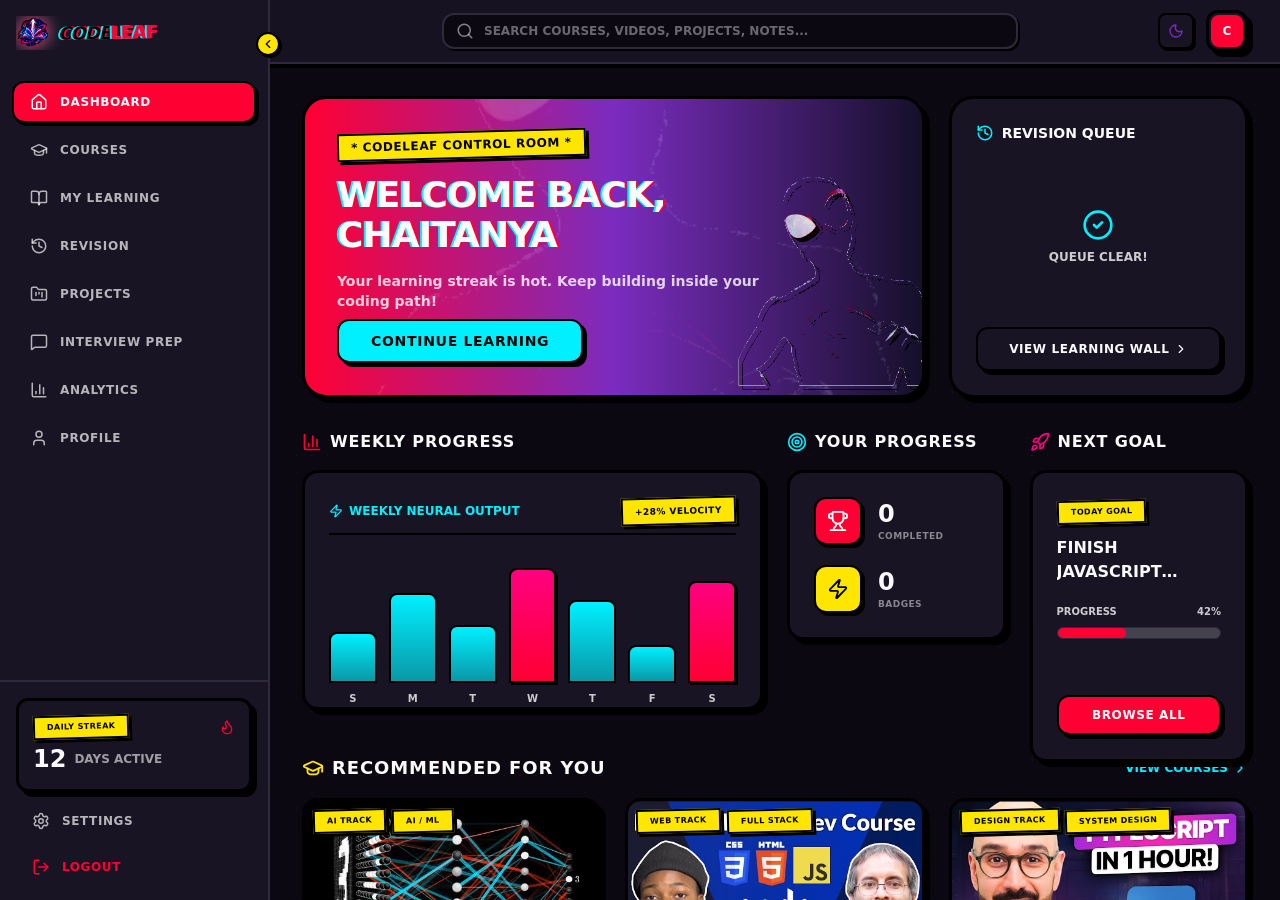
<file: index.html>
﻿<!DOCTYPE html>
<html xmlns="http://www.w3.org/1999/xhtml" lang="en"><head>
    <meta charset="UTF-8" />
    <link rel="icon" type="image/png" href="favicon.png" />
    <meta name="viewport" content="width=device-width, initial-scale=1.0" />

    <!-- Theme script to prevent flash of wrong theme -->
    <script>
      (function() {
        try {
          var saved = localStorage.getItem('theme');
          var theme = (saved === 'light' || saved === 'dark') ? saved : 'dark';
          document.documentElement.classList.remove('light', 'dark');
          document.documentElement.classList.add(theme);
        } catch (e) {
          document.documentElement.classList.add('dark');
        }
      })();
    </script>

    <!-- SEO -->
    <title>CodeLeaf — Logged-in Learning Dashboard</title>
    <meta name="description" content="CodeLeaf is a bold coding academy dashboard with adaptive paths, revision cycles, course missions, and project guidance." />
    <meta name="keywords" content="AI learning, adaptive learning, machine learning, personalized education, spaced repetition, active recall, AI courses" />
    <meta name="author" content="CodeLeaf" />

    <!-- Open Graph -->
    <meta property="og:title" content="CodeLeaf — Logged-in Learning Dashboard" />
    <meta property="og:description" content="AI-powered adaptive learning with personalized paths, smart revision, and real-world projects." />
    <meta property="og:type" content="website" />
    <meta property="og:url" content="https://codeleaf.example" />

    <!-- Twitter Card -->
    <meta name="twitter:card" content="summary_large_image" />
    <meta name="twitter:title" content="CodeLeaf — Logged-in Learning Dashboard" />
    <meta name="twitter:description" content="AI-powered adaptive learning with personalized paths, smart revision, and real-world projects." />

    <!-- Theme color for mobile browsers -->
    <meta name="theme-color" content="#0a0a0a" />

    <!-- Fonts -->
    <link rel="preconnect" href="fonts.googleapis.com/" />
    <link rel="preconnect" href="fonts.gstatic.com/" crossorigin="" />
    <link href="fonts.googleapis.com/css2" rel="stylesheet" />
    <link rel="stylesheet" crossorigin="" href="assets/index-CWb5kKYf.css" />
  </head>
  <body>
    <div id="root"><div class="h-screen bg-background text-foreground flex transition-colors duration-300 relative overflow-hidden"><div class="fixed inset-0 bg-halftone opacity-15 pointer-events-none z-0"></div><aside class="hidden lg:flex flex-col sticky top-0 h-screen bg-card border-r-2 border-border shrink-0 transition-all duration-300 z-50 w-[270px]"><div class="p-4 pb-2 flex items-center justify-start overflow-hidden"><div class="flex-shrink-0 transition-opacity duration-300"><a class="inline-flex items-center gap-2 group relative select-none shrink-0 max-w-full overflow-hidden" href="index.html" data-discover="true"><div class="relative shrink-0 flex items-center justify-center"><img alt="" aria-hidden="true" class="absolute top-0 left-0 opacity-60 mix-blend-screen shrink-0 object-contain pointer-events-none filter drop-shadow-[0_0_8px_#00F0FF]" src="assets/adaptlearn_logo-DVy62qce.png" style="height: 34px; width: auto;" /><img alt="CodeLeaf" class="relative shrink-0 object-contain drop-shadow-[0_0_8px_#FF0033] group-hover:scale-105 transition-transform" src="assets/adaptlearn_logo-DVy62qce.png" style="height: 34px; width: auto;" /></div><span class="text-lg font-black tracking-tighter text-black glitch-text uppercase italic transform -rotate-1 truncate">Code<span class="text-[#FF0033] not-italic">Leaf</span></span></a></div></div><nav class="flex-1 px-3 py-4 space-y-1.5 overflow-y-auto no-scrollbar overflow-x-hidden"><a class="w-full flex items-center justify-between px-4 py-2.5 rounded-xl transition-all duration-150 group relative uppercase font-black tracking-wider text-xs border-2 bg-[#FF0033] text-white border-black shadow-[3px_3px_0px_0px_#000]" href="index.html" data-discover="true"><div class="flex items-center gap-3 min-w-0"><svg xmlns="http://www.w3.org/2000/svg" width="18" height="18" viewBox="0 0 24 24" fill="none" stroke="currentColor" stroke-width="2" stroke-linecap="round" stroke-linejoin="round" class="lucide lucide-house shrink-0" aria-hidden="true"><path d="M15 21v-8a1 1 0 0 0-1-1h-4a1 1 0 0 0-1 1v8"/><path d="M3 10a2 2 0 0 1 .709-1.528l7-6a2 2 0 0 1 2.582 0l7 6A2 2 0 0 1 21 10v9a2 2 0 0 1-2 2H5a2 2 0 0 1-2-2z"/></svg><span class="truncate">Dashboard</span></div></a><a class="w-full flex items-center justify-between px-4 py-2.5 rounded-xl transition-all duration-150 group relative uppercase font-black tracking-wider text-xs border-2 border-transparent text-foreground/70 hover:text-foreground hover:bg-foreground/10 hover:border-black" href="course.html" data-discover="true"><div class="flex items-center gap-3 min-w-0"><svg xmlns="http://www.w3.org/2000/svg" width="18" height="18" viewBox="0 0 24 24" fill="none" stroke="currentColor" stroke-width="2" stroke-linecap="round" stroke-linejoin="round" class="lucide lucide-graduation-cap shrink-0" aria-hidden="true"><path d="M21.42 10.922a1 1 0 0 0-.019-1.838L12.83 5.18a2 2 0 0 0-1.66 0L2.6 9.08a1 1 0 0 0 0 1.832l8.57 3.908a2 2 0 0 0 1.66 0z"/><path d="M22 10v6"/><path d="M6 12.5V16a6 3 0 0 0 12 0v-3.5"/></svg><span class="truncate">Courses</span></div></a><a class="w-full flex items-center justify-between px-4 py-2.5 rounded-xl transition-all duration-150 group relative uppercase font-black tracking-wider text-xs border-2 border-transparent text-foreground/70 hover:text-foreground hover:bg-foreground/10 hover:border-black" href="learning.html" data-discover="true"><div class="flex items-center gap-3 min-w-0"><svg xmlns="http://www.w3.org/2000/svg" width="18" height="18" viewBox="0 0 24 24" fill="none" stroke="currentColor" stroke-width="2" stroke-linecap="round" stroke-linejoin="round" class="lucide lucide-book-open shrink-0" aria-hidden="true"><path d="M12 7v14"/><path d="M3 18a1 1 0 0 1-1-1V4a1 1 0 0 1 1-1h5a4 4 0 0 1 4 4 4 4 0 0 1 4-4h5a1 1 0 0 1 1 1v13a1 1 0 0 1-1 1h-6a3 3 0 0 0-3 3 3 3 0 0 0-3-3z"/></svg><span class="truncate">My Learning</span></div></a><a class="w-full flex items-center justify-between px-4 py-2.5 rounded-xl transition-all duration-150 group relative uppercase font-black tracking-wider text-xs border-2 border-transparent text-foreground/70 hover:text-foreground hover:bg-foreground/10 hover:border-black" href="revision.html" data-discover="true"><div class="flex items-center gap-3 min-w-0"><svg xmlns="http://www.w3.org/2000/svg" width="18" height="18" viewBox="0 0 24 24" fill="none" stroke="currentColor" stroke-width="2" stroke-linecap="round" stroke-linejoin="round" class="lucide lucide-history shrink-0" aria-hidden="true"><path d="M3 12a9 9 0 1 0 9-9 9.75 9.75 0 0 0-6.74 2.74L3 8"/><path d="M3 3v5h5"/><path d="M12 7v5l4 2"/></svg><span class="truncate">Revision</span></div></a><a class="w-full flex items-center justify-between px-4 py-2.5 rounded-xl transition-all duration-150 group relative uppercase font-black tracking-wider text-xs border-2 border-transparent text-foreground/70 hover:text-foreground hover:bg-foreground/10 hover:border-black" href="projects.html" data-discover="true"><div class="flex items-center gap-3 min-w-0"><svg xmlns="http://www.w3.org/2000/svg" width="18" height="18" viewBox="0 0 24 24" fill="none" stroke="currentColor" stroke-width="2" stroke-linecap="round" stroke-linejoin="round" class="lucide lucide-folder-kanban shrink-0" aria-hidden="true"><path d="M4 20h16a2 2 0 0 0 2-2V8a2 2 0 0 0-2-2h-7.93a2 2 0 0 1-1.66-.9l-.82-1.2A2 2 0 0 0 7.93 3H4a2 2 0 0 0-2 2v13c0 1.1.9 2 2 2Z"/><path d="M8 10v4"/><path d="M12 10v2"/><path d="M16 10v6"/></svg><span class="truncate">Projects</span></div></a><a class="w-full flex items-center justify-between px-4 py-2.5 rounded-xl transition-all duration-150 group relative uppercase font-black tracking-wider text-xs border-2 border-transparent text-foreground/70 hover:text-foreground hover:bg-foreground/10 hover:border-black" href="interview.html" data-discover="true"><div class="flex items-center gap-3 min-w-0"><svg xmlns="http://www.w3.org/2000/svg" width="18" height="18" viewBox="0 0 24 24" fill="none" stroke="currentColor" stroke-width="2" stroke-linecap="round" stroke-linejoin="round" class="lucide lucide-message-square shrink-0" aria-hidden="true"><path d="M22 17a2 2 0 0 1-2 2H6.828a2 2 0 0 0-1.414.586l-2.202 2.202A.71.71 0 0 1 2 21.286V5a2 2 0 0 1 2-2h16a2 2 0 0 1 2 2z"/></svg><span class="truncate">Interview Prep</span></div></a><a class="w-full flex items-center justify-between px-4 py-2.5 rounded-xl transition-all duration-150 group relative uppercase font-black tracking-wider text-xs border-2 border-transparent text-foreground/70 hover:text-foreground hover:bg-foreground/10 hover:border-black" href="analytics.html" data-discover="true"><div class="flex items-center gap-3 min-w-0"><svg xmlns="http://www.w3.org/2000/svg" width="18" height="18" viewBox="0 0 24 24" fill="none" stroke="currentColor" stroke-width="2" stroke-linecap="round" stroke-linejoin="round" class="lucide lucide-chart-column shrink-0" aria-hidden="true"><path d="M3 3v16a2 2 0 0 0 2 2h16"/><path d="M18 17V9"/><path d="M13 17V5"/><path d="M8 17v-3"/></svg><span class="truncate">Analytics</span></div></a><a class="w-full flex items-center justify-between px-4 py-2.5 rounded-xl transition-all duration-150 group relative uppercase font-black tracking-wider text-xs border-2 border-transparent text-foreground/70 hover:text-foreground hover:bg-foreground/10 hover:border-black" href="settings.html" data-discover="true"><div class="flex items-center gap-3 min-w-0"><svg xmlns="http://www.w3.org/2000/svg" width="18" height="18" viewBox="0 0 24 24" fill="none" stroke="currentColor" stroke-width="2" stroke-linecap="round" stroke-linejoin="round" class="lucide lucide-user shrink-0" aria-hidden="true"><path d="M19 21v-2a4 4 0 0 0-4-4H9a4 4 0 0 0-4 4v2"/><circle cx="12" cy="7" r="4"/></svg><span class="truncate">Profile</span></div></a></nav><div class="p-4 space-y-3 border-t-2 border-border "><div class="comic-panel p-3.5 rounded-xl relative"><div class="flex items-center justify-between mb-1"><span class="comic-caption text-[8px]">DAILY STREAK</span><svg xmlns="http://www.w3.org/2000/svg" width="16" height="16" viewBox="0 0 24 24" fill="none" stroke="currentColor" stroke-width="2" stroke-linecap="round" stroke-linejoin="round" class="lucide lucide-flame text-[#FF0033]" aria-hidden="true"><path d="M12 3q1 4 4 6.5t3 5.5a1 1 0 0 1-14 0 5 5 0 0 1 1-3 1 1 0 0 0 5 0c0-2-1.5-3-1.5-5q0-2 2.5-4"/></svg></div><div class="flex items-center gap-2"><span class="text-2xl font-black text-foreground">12</span><span class="text-xs font-bold text-foreground/60 uppercase">Days Active</span></div></div><a class="w-full flex items-center gap-3 px-4 py-2 text-foreground/70 hover:text-foreground transition-all text-xs font-black uppercase tracking-wider rounded-xl hover:bg-foreground/10" href="settings.html" data-discover="true"><svg xmlns="http://www.w3.org/2000/svg" width="18" height="18" viewBox="0 0 24 24" fill="none" stroke="currentColor" stroke-width="2" stroke-linecap="round" stroke-linejoin="round" class="lucide lucide-settings shrink-0" aria-hidden="true"><path d="M9.671 4.136a2.34 2.34 0 0 1 4.659 0 2.34 2.34 0 0 0 3.319 1.915 2.34 2.34 0 0 1 2.33 4.033 2.34 2.34 0 0 0 0 3.831 2.34 2.34 0 0 1-2.33 4.033 2.34 2.34 0 0 0-3.319 1.915 2.34 2.34 0 0 1-4.659 0 2.34 2.34 0 0 0-3.32-1.915 2.34 2.34 0 0 1-2.33-4.033 2.34 2.34 0 0 0 0-3.831A2.34 2.34 0 0 1 6.35 6.051a2.34 2.34 0 0 0 3.319-1.915"/><circle cx="12" cy="12" r="3"/></svg><span>Settings</span></a><button type="button" class="w-full flex items-center gap-3 px-4 py-2 text-[#FF0033] hover:text-white transition-all text-xs font-black uppercase tracking-wider rounded-xl hover:bg-[#FF0033]/20 cursor-pointer"><svg xmlns="http://www.w3.org/2000/svg" width="18" height="18" viewBox="0 0 24 24" fill="none" stroke="currentColor" stroke-width="2" stroke-linecap="round" stroke-linejoin="round" class="lucide lucide-log-out shrink-0" aria-hidden="true"><path d="m16 17 5-5-5-5"/><path d="M21 12H9"/><path d="M9 21H5a2 2 0 0 1-2-2V5a2 2 0 0 1 2-2h4"/></svg><span>Logout</span></button></div><button class="absolute -right-3 top-8 w-6 h-6 bg-[#FFE600] text-black border-2 border-black rounded-full flex items-center justify-center font-black transition-colors z-[60] shadow-[2px_2px_0px_0px_#000] cursor-pointer"><svg xmlns="http://www.w3.org/2000/svg" width="14" height="14" viewBox="0 0 24 24" fill="none" stroke="currentColor" stroke-width="2" stroke-linecap="round" stroke-linejoin="round" class="lucide lucide-chevron-left" aria-hidden="true"><path d="m15 18-6-6 6-6"/></svg></button></aside><div class="flex-1 flex flex-col min-w-0 z-10 transition-all duration-300 overflow-hidden"><header class="h-16 border-b-2 border-border bg-card/90 backdrop-blur-xl px-4 lg:px-8 flex items-center justify-between sticky top-0 z-30 shadow-[0_4px_0_0_#000]"><div class="flex items-center gap-4"><button class="p-2 rounded-xl bg-[#FFE600] text-black border-2 border-black lg:hidden"><svg xmlns="http://www.w3.org/2000/svg" width="20" height="20" viewBox="0 0 24 24" fill="none" stroke="currentColor" stroke-width="2" stroke-linecap="round" stroke-linejoin="round" class="lucide lucide-menu" aria-hidden="true"><path d="M4 5h16"/><path d="M4 12h16"/><path d="M4 19h16"/></svg></button><div class="lg:hidden tracking-tighter shrink-0 flex items-center"><a class="inline-flex items-center gap-2 group relative select-none shrink-0 max-w-full overflow-hidden" href="index.html" data-discover="true"><div class="relative shrink-0 flex items-center justify-center"><img alt="" aria-hidden="true" class="absolute top-0 left-0 opacity-60 mix-blend-screen shrink-0 object-contain pointer-events-none filter drop-shadow-[0_0_8px_#00F0FF]" src="assets/adaptlearn_logo-DVy62qce.png" style="height: 28px; width: auto;" /><img alt="CodeLeaf" class="relative shrink-0 object-contain drop-shadow-[0_0_8px_#FF0033] group-hover:scale-105 transition-transform" src="assets/adaptlearn_logo-DVy62qce.png" style="height: 28px; width: auto;" /></div><span class="text-base font-black tracking-tighter text-black glitch-text uppercase italic transform -rotate-1 truncate">Code<span class="text-[#FF0033] not-italic">Leaf</span></span></a></div></div><div class="hidden md:block flex-1 max-w-xl mx-4 lg:mx-8"><div class="relative"><svg xmlns="http://www.w3.org/2000/svg" width="18" height="18" viewBox="0 0 24 24" fill="none" stroke="currentColor" stroke-width="2" stroke-linecap="round" stroke-linejoin="round" class="lucide lucide-search absolute left-3.5 top-1/2 -translate-y-1/2 text-foreground/50" aria-hidden="true"><path d="m21 21-4.34-4.34"/><circle cx="11" cy="11" r="8"/></svg><input placeholder="SEARCH COURSES, VIDEOS, PROJECTS, NOTES..." class="w-full bg-background border-2 border-border rounded-xl py-2 pl-10 pr-4 text-xs font-bold text-foreground placeholder:text-foreground/40 focus:border-[#00F0FF] outline-none shadow-[2px_2px_0px_0px_#000]" type="text" value="" /></div></div><div class="flex items-center gap-3"><button class="w-9 h-9 rounded-lg border-2 border-black bg-card flex items-center justify-center shadow-[2px_2px_0px_0px_#000]"><svg xmlns="http://www.w3.org/2000/svg" width="16" height="16" viewBox="0 0 24 24" fill="none" stroke="currentColor" stroke-width="2" stroke-linecap="round" stroke-linejoin="round" class="lucide lucide-moon text-[#7B2CBF]" aria-hidden="true"><path d="M20.985 12.486a9 9 0 1 1-9.473-9.472c.405-.022.617.46.402.803a6 6 0 0 0 8.268 8.268c.344-.215.825-.004.803.401"/></svg></button><a class="comic-panel p-0.5 rounded-xl bg-[#FF0033] hover:scale-105 transition-transform" href="settings.html" data-discover="true"><div class="w-8 h-8 rounded-lg bg-[#FF0033] text-white flex items-center justify-center text-xs font-black uppercase">C</div></a></div></header><main class="flex-1 overflow-y-auto p-4 lg:p-8 w-full"><div class="space-y-8 text-foreground"><div class="grid lg:grid-cols-3 gap-6"><div class="lg:col-span-2 comic-panel bg-gradient-to-r from-[#FF0033] via-[#7B2CBF] to-[#15102A] rounded-3xl p-8 text-white relative overflow-hidden" style="opacity: 1; transform: none;"><div class="absolute inset-0 pointer-events-none opacity-20 mix-blend-screen" style="background-image: url(&quot;assets/spider_theme/miles_patty.webp&quot;); background-size: cover; background-position: center center;"></div><div class="hidden sm:block absolute -right-4 -bottom-6 w-52 pointer-events-none z-10"><img alt="CodeLeaf learning mascot" class="w-full h-auto drop-shadow-[4px_4px_0px_#000]" src="assets/spider_theme/miles_patty.webp" /></div><div class="relative z-10 space-y-4 max-w-md"><div class="comic-caption text-xs bg-[#FFE600] text-black">* CODELEAF CONTROL ROOM *</div><h1 class="text-3xl lg:text-4xl font-black uppercase tracking-tight leading-tight glitch-text">Welcome back, Chaitanya</h1><p class="font-bold text-white/80 text-sm">Your learning streak is hot. Keep building inside your coding path!</p><a href="course.html" data-discover="true"><button class="inline-flex items-center justify-center font-black uppercase tracking-wider transition-all focus-visible:outline-none disabled:pointer-events-none disabled:opacity-50 cursor-pointer select-none bg-[#FF0033] text-white border-2 border-black shadow-[4px_4px_0px_0px_#000] hover:translate-x-[-1px] hover:translate-y-[-1px] hover:shadow-[5px_5px_0px_0px_#000] active:translate-x-[2px] active:translate-y-[2px] active:shadow-[2px_2px_0px_0px_#000] h-11 comic-btn-cyan text-sm px-8 py-3 rounded-xl mt-2">Continue Learning</button></a></div></div><div class="comic-panel rounded-3xl p-6 flex flex-col" style="opacity: 1; transform: none;"><div class="flex items-center justify-between mb-5"><h3 class="font-black flex items-center gap-2 text-sm uppercase text-foreground"><svg xmlns="http://www.w3.org/2000/svg" width="18" height="18" viewBox="0 0 24 24" fill="none" stroke="currentColor" stroke-width="2" stroke-linecap="round" stroke-linejoin="round" class="lucide lucide-history text-[#00F0FF]" aria-hidden="true"><path d="M3 12a9 9 0 1 0 9-9 9.75 9.75 0 0 0-6.74 2.74L3 8"/><path d="M3 3v5h5"/><path d="M12 7v5l4 2"/></svg>Revision Queue</h3></div><div class="space-y-4 flex-1 overflow-hidden"><div class="h-full flex flex-col items-center justify-center text-center space-y-2 py-6"><svg xmlns="http://www.w3.org/2000/svg" width="32" height="32" viewBox="0 0 24 24" fill="none" stroke="currentColor" stroke-width="2" stroke-linecap="round" stroke-linejoin="round" class="lucide lucide-circle-check text-[#00F0FF]" aria-hidden="true"><circle cx="12" cy="12" r="10"/><path d="m9 12 2 2 4-4"/></svg><p class="text-xs font-black uppercase text-foreground/80">Queue Clear!</p></div></div><a href="learning.html" data-discover="true"><button class="inline-flex items-center justify-center rounded-xl font-black uppercase tracking-wider transition-all focus-visible:outline-none disabled:pointer-events-none disabled:opacity-50 cursor-pointer select-none bg-card text-card-foreground border-2 border-black shadow-[4px_4px_0px_0px_#000] hover:bg-[#00F0FF] hover:text-black hover:translate-x-[-1px] hover:translate-y-[-1px] active:translate-x-[2px] active:translate-y-[2px] h-11 px-6 py-2.5 w-full mt-4 text-xs">View Learning Wall <svg xmlns="http://www.w3.org/2000/svg" width="14" height="14" viewBox="0 0 24 24" fill="none" stroke="currentColor" stroke-width="2" stroke-linecap="round" stroke-linejoin="round" class="lucide lucide-chevron-right ml-1" aria-hidden="true"><path d="m9 18 6-6-6-6"/></svg></button></a></div></div><div class="grid lg:grid-cols-4 gap-6"><div class="lg:col-span-2 space-y-4"><div class="flex items-center justify-between"><h2 class="text-base font-black uppercase tracking-wider flex items-center gap-2 text-foreground"><svg xmlns="http://www.w3.org/2000/svg" width="20" height="20" viewBox="0 0 24 24" fill="none" stroke="currentColor" stroke-width="2" stroke-linecap="round" stroke-linejoin="round" class="lucide lucide-chart-column text-[#FF0033]" aria-hidden="true"><path d="M3 3v16a2 2 0 0 0 2 2h16"/><path d="M18 17V9"/><path d="M13 17V5"/><path d="M8 17v-3"/></svg>Weekly Progress</h2></div><div class="comic-panel rounded-2xl p-6 h-60 flex flex-col justify-between space-y-3"><div class="flex items-center justify-between text-xs font-black uppercase text-foreground/70 border-b-2 border-black pb-2"><span class="flex items-center gap-1.5 text-[#00F0FF]"><svg xmlns="http://www.w3.org/2000/svg" width="14" height="14" viewBox="0 0 24 24" fill="none" stroke="currentColor" stroke-width="2" stroke-linecap="round" stroke-linejoin="round" class="lucide lucide-zap" aria-hidden="true"><path d="M4 14a1 1 0 0 1-.78-1.63l9.9-10.2a.5.5 0 0 1 .86.46l-1.92 6.02A1 1 0 0 0 13 10h7a1 1 0 0 1 .78 1.63l-9.9 10.2a.5.5 0 0 1-.86-.46l1.92-6.02A1 1 0 0 0 11 14z"/></svg> Weekly Neural Output</span><span class="comic-caption bg-[#FFE600] text-black text-[9px] py-0.5 px-2 font-black">+28% VELOCITY</span></div><div class="flex-1 flex items-end justify-between gap-3 pt-2"><div class="flex-1 h-full group relative flex flex-col justify-end items-center"><div class="absolute -top-7 opacity-0 group-hover:opacity-100 transition-opacity comic-caption bg-[#00F0FF] text-black text-[8px] py-0.5 px-1.5 font-black whitespace-nowrap z-20 shadow-[2px_2px_0px_0px_#000]">1.6 hrs/day</div><div class="w-full h-32 flex items-end relative"><div class="w-full rounded-t-lg border-2 border-black transition-all bg-gradient-to-t from-[#00F0FF]/60 to-[#00F0FF] group-hover:from-[#00F0FF] group-hover:to-[#FFE600]" style="height: 40%;"></div></div><span class="text-[10px] font-black text-foreground/80 mt-2">S</span></div><div class="flex-1 h-full group relative flex flex-col justify-end items-center"><div class="absolute -top-7 opacity-0 group-hover:opacity-100 transition-opacity comic-caption bg-[#00F0FF] text-black text-[8px] py-0.5 px-1.5 font-black whitespace-nowrap z-20 shadow-[2px_2px_0px_0px_#000]">2.8 hrs/day</div><div class="w-full h-32 flex items-end relative"><div class="w-full rounded-t-lg border-2 border-black transition-all bg-gradient-to-t from-[#00F0FF]/60 to-[#00F0FF] group-hover:from-[#00F0FF] group-hover:to-[#FFE600]" style="height: 70%;"></div></div><span class="text-[10px] font-black text-foreground/80 mt-2">M</span></div><div class="flex-1 h-full group relative flex flex-col justify-end items-center"><div class="absolute -top-7 opacity-0 group-hover:opacity-100 transition-opacity comic-caption bg-[#00F0FF] text-black text-[8px] py-0.5 px-1.5 font-black whitespace-nowrap z-20 shadow-[2px_2px_0px_0px_#000]">1.8 hrs/day</div><div class="w-full h-32 flex items-end relative"><div class="w-full rounded-t-lg border-2 border-black transition-all bg-gradient-to-t from-[#00F0FF]/60 to-[#00F0FF] group-hover:from-[#00F0FF] group-hover:to-[#FFE600]" style="height: 45%;"></div></div><span class="text-[10px] font-black text-foreground/80 mt-2">T</span></div><div class="flex-1 h-full group relative flex flex-col justify-end items-center"><div class="absolute -top-7 opacity-0 group-hover:opacity-100 transition-opacity comic-caption bg-[#00F0FF] text-black text-[8px] py-0.5 px-1.5 font-black whitespace-nowrap z-20 shadow-[2px_2px_0px_0px_#000]">3.6 hrs/day</div><div class="w-full h-32 flex items-end relative"><div class="w-full rounded-t-lg border-2 border-black transition-all bg-gradient-to-t from-[#FF0033] to-[#FF007F] shadow-[2px_2px_0px_0px_#000]" style="height: 90%;"></div></div><span class="text-[10px] font-black text-foreground/80 mt-2">W</span></div><div class="flex-1 h-full group relative flex flex-col justify-end items-center"><div class="absolute -top-7 opacity-0 group-hover:opacity-100 transition-opacity comic-caption bg-[#00F0FF] text-black text-[8px] py-0.5 px-1.5 font-black whitespace-nowrap z-20 shadow-[2px_2px_0px_0px_#000]">2.6 hrs/day</div><div class="w-full h-32 flex items-end relative"><div class="w-full rounded-t-lg border-2 border-black transition-all bg-gradient-to-t from-[#00F0FF]/60 to-[#00F0FF] group-hover:from-[#00F0FF] group-hover:to-[#FFE600]" style="height: 65%;"></div></div><span class="text-[10px] font-black text-foreground/80 mt-2">T</span></div><div class="flex-1 h-full group relative flex flex-col justify-end items-center"><div class="absolute -top-7 opacity-0 group-hover:opacity-100 transition-opacity comic-caption bg-[#00F0FF] text-black text-[8px] py-0.5 px-1.5 font-black whitespace-nowrap z-20 shadow-[2px_2px_0px_0px_#000]">1.2 hrs/day</div><div class="w-full h-32 flex items-end relative"><div class="w-full rounded-t-lg border-2 border-black transition-all bg-gradient-to-t from-[#00F0FF]/60 to-[#00F0FF] group-hover:from-[#00F0FF] group-hover:to-[#FFE600]" style="height: 30%;"></div></div><span class="text-[10px] font-black text-foreground/80 mt-2">F</span></div><div class="flex-1 h-full group relative flex flex-col justify-end items-center"><div class="absolute -top-7 opacity-0 group-hover:opacity-100 transition-opacity comic-caption bg-[#00F0FF] text-black text-[8px] py-0.5 px-1.5 font-black whitespace-nowrap z-20 shadow-[2px_2px_0px_0px_#000]">3.2 hrs/day</div><div class="w-full h-32 flex items-end relative"><div class="w-full rounded-t-lg border-2 border-black transition-all bg-gradient-to-t from-[#FF0033] to-[#FF007F] shadow-[2px_2px_0px_0px_#000]" style="height: 80%;"></div></div><span class="text-[10px] font-black text-foreground/80 mt-2">S</span></div></div></div></div><div class="space-y-4"><h2 class="text-base font-black uppercase tracking-wider flex items-center gap-2 text-foreground"><svg xmlns="http://www.w3.org/2000/svg" width="20" height="20" viewBox="0 0 24 24" fill="none" stroke="currentColor" stroke-width="2" stroke-linecap="round" stroke-linejoin="round" class="lucide lucide-target text-[#00F0FF]" aria-hidden="true"><circle cx="12" cy="12" r="10"/><circle cx="12" cy="12" r="6"/><circle cx="12" cy="12" r="2"/></svg>Your Progress</h2><div class="comic-panel rounded-2xl p-6 space-y-5"><div class="flex items-center gap-4"><div class="w-12 h-12 rounded-xl bg-[#FF0033] border-2 border-black shadow-[3px_3px_0px_0px_#000] flex items-center justify-center text-white"><svg xmlns="http://www.w3.org/2000/svg" width="22" height="22" viewBox="0 0 24 24" fill="none" stroke="currentColor" stroke-width="2" stroke-linecap="round" stroke-linejoin="round" class="lucide lucide-trophy" aria-hidden="true"><path d="M10 14.66v1.626a2 2 0 0 1-.976 1.696A5 5 0 0 0 7 21.978"/><path d="M14 14.66v1.626a2 2 0 0 0 .976 1.696A5 5 0 0 1 17 21.978"/><path d="M18 9h1.5a1 1 0 0 0 0-5H18"/><path d="M4 22h16"/><path d="M6 9a6 6 0 0 0 12 0V3a1 1 0 0 0-1-1H7a1 1 0 0 0-1 1z"/><path d="M6 9H4.5a1 1 0 0 1 0-5H6"/></svg></div><div><p class="text-2xl font-black text-foreground">0</p><p class="text-[9px] font-black text-foreground/50 uppercase tracking-wider">Completed</p></div></div><div class="flex items-center gap-4"><div class="w-12 h-12 rounded-xl bg-[#FFE600] border-2 border-black shadow-[3px_3px_0px_0px_#000] flex items-center justify-center text-black"><svg xmlns="http://www.w3.org/2000/svg" width="22" height="22" viewBox="0 0 24 24" fill="none" stroke="currentColor" stroke-width="2" stroke-linecap="round" stroke-linejoin="round" class="lucide lucide-zap" aria-hidden="true"><path d="M4 14a1 1 0 0 1-.78-1.63l9.9-10.2a.5.5 0 0 1 .86.46l-1.92 6.02A1 1 0 0 0 13 10h7a1 1 0 0 1 .78 1.63l-9.9 10.2a.5.5 0 0 1-.86-.46l1.92-6.02A1 1 0 0 0 11 14z"/></svg></div><div><p class="text-2xl font-black text-foreground">0</p><p class="text-[9px] font-black text-foreground/50 uppercase tracking-wider">Badges</p></div></div></div></div><div class="space-y-4"><h2 class="text-base font-black uppercase tracking-wider flex items-center gap-2 text-foreground"><svg xmlns="http://www.w3.org/2000/svg" width="20" height="20" viewBox="0 0 24 24" fill="none" stroke="currentColor" stroke-width="2" stroke-linecap="round" stroke-linejoin="round" class="lucide lucide-rocket text-[#FF007F]" aria-hidden="true"><path d="M12 15v5s3.03-.55 4-2c1.08-1.62 0-5 0-5"/><path d="M4.5 16.5c-1.5 1.26-2 5-2 5s3.74-.5 5-2c.71-.84.7-2.13-.09-2.91a2.18 2.18 0 0 0-2.91-.09"/><path d="M9 12a22 22 0 0 1 2-3.95A12.88 12.88 0 0 1 22 2c0 2.72-.78 7.5-6 11a22.4 22.4 0 0 1-4 2z"/><path d="M9 12H4s.55-3.03 2-4c1.62-1.08 5 .05 5 .05"/></svg>Next Goal</h2><div class="comic-panel rounded-2xl p-6 relative overflow-hidden h-full flex flex-col justify-between"><div class="space-y-3"><span class="comic-caption text-[8px] bg-[#00F0FF] text-black">TODAY GOAL</span><h3 class="text-base font-black uppercase text-foreground line-clamp-2">Finish JavaScript Basics</h3><div class="space-y-2 pt-2"><div class="flex justify-between text-[10px] font-black uppercase text-foreground/80"><span>Progress</span><span>42%</span></div><div class="h-3 w-full bg-foreground/20 rounded-full overflow-hidden border border-border"><div class="h-full bg-[#FF0033] rounded-full" style="width: 42%;"></div></div></div></div><a class="mt-4" href="course.html" data-discover="true"><button class="inline-flex items-center justify-center rounded-xl font-black uppercase tracking-wider transition-all focus-visible:outline-none disabled:pointer-events-none disabled:opacity-50 cursor-pointer select-none bg-[#FF0033] text-white border-2 border-black shadow-[4px_4px_0px_0px_#000] hover:translate-x-[-1px] hover:translate-y-[-1px] hover:shadow-[5px_5px_0px_0px_#000] active:translate-x-[2px] active:translate-y-[2px] active:shadow-[2px_2px_0px_0px_#000] px-6 w-full text-xs py-2 h-10">Browse All</button></a></div></div></div><section class="space-y-4"><div class="flex items-center justify-between"><h2 class="text-lg font-black uppercase tracking-wider flex items-center gap-2 text-foreground"><svg xmlns="http://www.w3.org/2000/svg" width="22" height="22" viewBox="0 0 24 24" fill="none" stroke="currentColor" stroke-width="2" stroke-linecap="round" stroke-linejoin="round" class="lucide lucide-graduation-cap text-[#FFE600]" aria-hidden="true"><path d="M21.42 10.922a1 1 0 0 0-.019-1.838L12.83 5.18a2 2 0 0 0-1.66 0L2.6 9.08a1 1 0 0 0 0 1.832l8.57 3.908a2 2 0 0 0 1.66 0z"/><path d="M22 10v6"/><path d="M6 12.5V16a6 3 0 0 0 12 0v-3.5"/></svg>Recommended For You</h2><a class="text-xs text-[#00F0FF] hover:underline font-black uppercase flex items-center gap-1" href="course.html" data-discover="true">View Courses <svg xmlns="http://www.w3.org/2000/svg" width="16" height="16" viewBox="0 0 24 24" fill="none" stroke="currentColor" stroke-width="2" stroke-linecap="round" stroke-linejoin="round" class="lucide lucide-chevron-right" aria-hidden="true"><path d="m9 18 6-6-6-6"/></svg></a></div><div class="grid grid-cols-1 md:grid-cols-2 lg:grid-cols-3 gap-6"><div class="comic-panel rounded-2xl overflow-hidden flex flex-col group hover:-translate-y-1 transition-transform" style="opacity: 1; transform: none;"><div class="relative aspect-video overflow-hidden bg-black"><a class="block w-full h-full" href="course.html" data-discover="true"><img alt="Neural Networks &amp; Deep Learning - Visual AI Path" class="w-full h-full object-cover transition-transform duration-500 group-hover:scale-105" src="i.ytimg.com/vi/aircAruvnKk/hqdefault.jpg" /></a><div class="absolute top-2 left-2 flex items-center gap-1.5"><div class="comic-caption text-[8px] bg-[#00F0FF] text-black py-0.5 px-1.5 font-black">AI TRACK</div><div class="comic-caption text-[8px] bg-[#FFE600] text-black py-0.5 px-1.5">AI / ML</div></div><div class="absolute bottom-2 right-2 comic-caption text-[8px] bg-foreground/80 text-background py-0.5 px-1.5 border border-border font-black">1:15:30</div></div><div class="p-4 flex flex-col flex-1 justify-between space-y-4"><div class="flex gap-3 items-start"><div class="w-7 h-7 rounded-full overflow-hidden shrink-0 border-2 border-black mt-0.5 shadow-[2px_2px_0px_0px_#000] flex items-center justify-center font-black text-[10px] text-white" style="background-color: rgb(123, 44, 191);">3B</div><div class="space-y-1 min-w-0 flex-1"><h3 class="font-black text-xs uppercase line-clamp-2 text-foreground group-hover:text-[#00F0FF] transition-colors" title="Neural Networks &amp; Deep Learning - Visual AI Path">Neural Networks &amp; Deep Learning - Visual AI Path</h3><p class="text-[10px] font-bold text-foreground/60 uppercase">3Blue1Brown</p></div></div><a href="course.html" data-discover="true"><button class="inline-flex items-center justify-center rounded-xl font-black uppercase tracking-wider transition-all focus-visible:outline-none disabled:pointer-events-none disabled:opacity-50 cursor-pointer select-none bg-[#FF0033] text-white border-2 border-black shadow-[4px_4px_0px_0px_#000] hover:translate-x-[-1px] hover:translate-y-[-1px] hover:shadow-[5px_5px_0px_0px_#000] active:translate-x-[2px] active:translate-y-[2px] active:shadow-[2px_2px_0px_0px_#000] h-11 px-6 py-2.5 w-full text-xs gap-2"><svg xmlns="http://www.w3.org/2000/svg" width="16" height="16" viewBox="0 0 24 24" fill="none" stroke="currentColor" stroke-width="2" stroke-linecap="round" stroke-linejoin="round" class="lucide lucide-circle-play" aria-hidden="true"><path d="M9 9.003a1 1 0 0 1 1.517-.859l4.997 2.997a1 1 0 0 1 0 1.718l-4.997 2.997A1 1 0 0 1 9 14.996z"/><circle cx="12" cy="12" r="10"/></svg>Start Learning</button></a></div></div><div class="comic-panel rounded-2xl overflow-hidden flex flex-col group hover:-translate-y-1 transition-transform" style="opacity: 1; transform: none;"><div class="relative aspect-video overflow-hidden bg-black"><a class="block w-full h-full" href="course.html" data-discover="true"><img alt="Full Stack Next.js 14 &amp; React - Builder Path" class="w-full h-full object-cover transition-transform duration-500 group-hover:scale-105" src="i.ytimg.com/vi/nu_pCVPKzTk/hqdefault.jpg" /></a><div class="absolute top-2 left-2 flex items-center gap-1.5"><div class="comic-caption text-[8px] bg-[#00F0FF] text-black py-0.5 px-1.5 font-black">WEB TRACK</div><div class="comic-caption text-[8px] bg-[#FFE600] text-black py-0.5 px-1.5">Full Stack</div></div><div class="absolute bottom-2 right-2 comic-caption text-[8px] bg-foreground/80 text-background py-0.5 px-1.5 border border-border font-black">5:10:00</div></div><div class="p-4 flex flex-col flex-1 justify-between space-y-4"><div class="flex gap-3 items-start"><div class="w-7 h-7 rounded-full overflow-hidden shrink-0 border-2 border-black mt-0.5 shadow-[2px_2px_0px_0px_#000] flex items-center justify-center font-black text-[10px] text-white" style="background-color: rgb(255, 230, 0);">JS</div><div class="space-y-1 min-w-0 flex-1"><h3 class="font-black text-xs uppercase line-clamp-2 text-foreground group-hover:text-[#00F0FF] transition-colors" title="Full Stack Next.js 14 &amp; React - Builder Path">Full Stack Next.js 14 &amp; React - Builder Path</h3><p class="text-[10px] font-bold text-foreground/60 uppercase">JavaScript Mastery</p></div></div><a href="course.html" data-discover="true"><button class="inline-flex items-center justify-center rounded-xl font-black uppercase tracking-wider transition-all focus-visible:outline-none disabled:pointer-events-none disabled:opacity-50 cursor-pointer select-none bg-[#FF0033] text-white border-2 border-black shadow-[4px_4px_0px_0px_#000] hover:translate-x-[-1px] hover:translate-y-[-1px] hover:shadow-[5px_5px_0px_0px_#000] active:translate-x-[2px] active:translate-y-[2px] active:shadow-[2px_2px_0px_0px_#000] h-11 px-6 py-2.5 w-full text-xs gap-2"><svg xmlns="http://www.w3.org/2000/svg" width="16" height="16" viewBox="0 0 24 24" fill="none" stroke="currentColor" stroke-width="2" stroke-linecap="round" stroke-linejoin="round" class="lucide lucide-circle-play" aria-hidden="true"><path d="M9 9.003a1 1 0 0 1 1.517-.859l4.997 2.997a1 1 0 0 1 0 1.718l-4.997 2.997A1 1 0 0 1 9 14.996z"/><circle cx="12" cy="12" r="10"/></svg>Start Learning</button></a></div></div><div class="comic-panel rounded-2xl overflow-hidden flex flex-col group hover:-translate-y-1 transition-transform" style="opacity: 1; transform: none;"><div class="relative aspect-video overflow-hidden bg-black"><a class="block w-full h-full" href="course.html" data-discover="true"><img alt="System Design &amp; Distributed Scalability - Interview Path" class="w-full h-full object-cover transition-transform duration-500 group-hover:scale-105" src="i.ytimg.com/vi/d56mG7DezGs/hqdefault.jpg" /></a><div class="absolute top-2 left-2 flex items-center gap-1.5"><div class="comic-caption text-[8px] bg-[#00F0FF] text-black py-0.5 px-1.5 font-black">DESIGN TRACK</div><div class="comic-caption text-[8px] bg-[#FFE600] text-black py-0.5 px-1.5">System Design</div></div><div class="absolute bottom-2 right-2 comic-caption text-[8px] bg-foreground/80 text-background py-0.5 px-1.5 border border-border font-black">3:45:00</div></div><div class="p-4 flex flex-col flex-1 justify-between space-y-4"><div class="flex gap-3 items-start"><div class="w-7 h-7 rounded-full overflow-hidden shrink-0 border-2 border-black mt-0.5 shadow-[2px_2px_0px_0px_#000] flex items-center justify-center font-black text-[10px] text-white" style="background-color: rgb(255, 0, 51);">GS</div><div class="space-y-1 min-w-0 flex-1"><h3 class="font-black text-xs uppercase line-clamp-2 text-foreground group-hover:text-[#00F0FF] transition-colors" title="System Design &amp; Distributed Scalability - Interview Path">System Design &amp; Distributed Scalability - Interview Path</h3><p class="text-[10px] font-bold text-foreground/60 uppercase">Gaurav Sen</p></div></div><a href="course.html" data-discover="true"><button class="inline-flex items-center justify-center rounded-xl font-black uppercase tracking-wider transition-all focus-visible:outline-none disabled:pointer-events-none disabled:opacity-50 cursor-pointer select-none bg-[#FF0033] text-white border-2 border-black shadow-[4px_4px_0px_0px_#000] hover:translate-x-[-1px] hover:translate-y-[-1px] hover:shadow-[5px_5px_0px_0px_#000] active:translate-x-[2px] active:translate-y-[2px] active:shadow-[2px_2px_0px_0px_#000] h-11 px-6 py-2.5 w-full text-xs gap-2"><svg xmlns="http://www.w3.org/2000/svg" width="16" height="16" viewBox="0 0 24 24" fill="none" stroke="currentColor" stroke-width="2" stroke-linecap="round" stroke-linejoin="round" class="lucide lucide-circle-play" aria-hidden="true"><path d="M9 9.003a1 1 0 0 1 1.517-.859l4.997 2.997a1 1 0 0 1 0 1.718l-4.997 2.997A1 1 0 0 1 9 14.996z"/><circle cx="12" cy="12" r="10"/></svg>Start Learning</button></a></div></div><div class="comic-panel rounded-2xl overflow-hidden flex flex-col group hover:-translate-y-1 transition-transform" style="opacity: 1; transform: none;"><div class="relative aspect-video overflow-hidden bg-black"><a class="block w-full h-full" href="course.html" data-discover="true"><img alt="React 18 Full Course - Frontend Path" class="w-full h-full object-cover transition-transform duration-500 group-hover:scale-105" src="i.ytimg.com/vi/bMknfKXIFA8/hqdefault.jpg" /></a><div class="absolute top-2 left-2 flex items-center gap-1.5"><div class="comic-caption text-[8px] bg-[#00F0FF] text-black py-0.5 px-1.5 font-black">REACT TRACK</div><div class="comic-caption text-[8px] bg-[#FFE600] text-black py-0.5 px-1.5">Frontend</div></div><div class="absolute bottom-2 right-2 comic-caption text-[8px] bg-foreground/80 text-background py-0.5 px-1.5 border border-border font-black">11:55:27</div></div><div class="p-4 flex flex-col flex-1 justify-between space-y-4"><div class="flex gap-3 items-start"><div class="w-7 h-7 rounded-full overflow-hidden shrink-0 border-2 border-black mt-0.5 shadow-[2px_2px_0px_0px_#000] flex items-center justify-center font-black text-[10px] text-white" style="background-color: rgb(0, 240, 255);">FC</div><div class="space-y-1 min-w-0 flex-1"><h3 class="font-black text-xs uppercase line-clamp-2 text-foreground group-hover:text-[#00F0FF] transition-colors" title="React 18 Full Course - Frontend Path">React 18 Full Course - Frontend Path</h3><p class="text-[10px] font-bold text-foreground/60 uppercase">freeCodeCamp.org</p></div></div><a href="course.html" data-discover="true"><button class="inline-flex items-center justify-center rounded-xl font-black uppercase tracking-wider transition-all focus-visible:outline-none disabled:pointer-events-none disabled:opacity-50 cursor-pointer select-none bg-[#FF0033] text-white border-2 border-black shadow-[4px_4px_0px_0px_#000] hover:translate-x-[-1px] hover:translate-y-[-1px] hover:shadow-[5px_5px_0px_0px_#000] active:translate-x-[2px] active:translate-y-[2px] active:shadow-[2px_2px_0px_0px_#000] h-11 px-6 py-2.5 w-full text-xs gap-2"><svg xmlns="http://www.w3.org/2000/svg" width="16" height="16" viewBox="0 0 24 24" fill="none" stroke="currentColor" stroke-width="2" stroke-linecap="round" stroke-linejoin="round" class="lucide lucide-circle-play" aria-hidden="true"><path d="M9 9.003a1 1 0 0 1 1.517-.859l4.997 2.997a1 1 0 0 1 0 1.718l-4.997 2.997A1 1 0 0 1 9 14.996z"/><circle cx="12" cy="12" r="10"/></svg>Start Learning</button></a></div></div><div class="comic-panel rounded-2xl overflow-hidden flex flex-col group hover:-translate-y-1 transition-transform" style="opacity: 1; transform: none;"><div class="relative aspect-video overflow-hidden bg-black"><a class="block w-full h-full" href="course.html" data-discover="true"><img alt="TypeScript Masterclass - Strong Typing Path" class="w-full h-full object-cover transition-transform duration-500 group-hover:scale-105" src="i.ytimg.com/vi/BwuLxPH8IDs/hqdefault.jpg" /></a><div class="absolute top-2 left-2 flex items-center gap-1.5"><div class="comic-caption text-[8px] bg-[#00F0FF] text-black py-0.5 px-1.5 font-black">TS TRACK</div><div class="comic-caption text-[8px] bg-[#FFE600] text-black py-0.5 px-1.5">Frontend</div></div><div class="absolute bottom-2 right-2 comic-caption text-[8px] bg-foreground/80 text-background py-0.5 px-1.5 border border-border font-black">4:30:15</div></div><div class="p-4 flex flex-col flex-1 justify-between space-y-4"><div class="flex gap-3 items-start"><div class="w-7 h-7 rounded-full overflow-hidden shrink-0 border-2 border-black mt-0.5 shadow-[2px_2px_0px_0px_#000] flex items-center justify-center font-black text-[10px] text-white" style="background-color: rgb(0, 240, 255);">FC</div><div class="space-y-1 min-w-0 flex-1"><h3 class="font-black text-xs uppercase line-clamp-2 text-foreground group-hover:text-[#00F0FF] transition-colors" title="TypeScript Masterclass - Strong Typing Path">TypeScript Masterclass - Strong Typing Path</h3><p class="text-[10px] font-bold text-foreground/60 uppercase">freeCodeCamp.org</p></div></div><a href="course.html" data-discover="true"><button class="inline-flex items-center justify-center rounded-xl font-black uppercase tracking-wider transition-all focus-visible:outline-none disabled:pointer-events-none disabled:opacity-50 cursor-pointer select-none bg-[#FF0033] text-white border-2 border-black shadow-[4px_4px_0px_0px_#000] hover:translate-x-[-1px] hover:translate-y-[-1px] hover:shadow-[5px_5px_0px_0px_#000] active:translate-x-[2px] active:translate-y-[2px] active:shadow-[2px_2px_0px_0px_#000] h-11 px-6 py-2.5 w-full text-xs gap-2"><svg xmlns="http://www.w3.org/2000/svg" width="16" height="16" viewBox="0 0 24 24" fill="none" stroke="currentColor" stroke-width="2" stroke-linecap="round" stroke-linejoin="round" class="lucide lucide-circle-play" aria-hidden="true"><path d="M9 9.003a1 1 0 0 1 1.517-.859l4.997 2.997a1 1 0 0 1 0 1.718l-4.997 2.997A1 1 0 0 1 9 14.996z"/><circle cx="12" cy="12" r="10"/></svg>Start Learning</button></a></div></div><div class="comic-panel rounded-2xl overflow-hidden flex flex-col group hover:-translate-y-1 transition-transform" style="opacity: 1; transform: none;"><div class="relative aspect-video overflow-hidden bg-black"><a class="block w-full h-full" href="course.html" data-discover="true"><img alt="Docker &amp; Kubernetes - Cloud Launch Path" class="w-full h-full object-cover transition-transform duration-500 group-hover:scale-105" src="i.ytimg.com/vi/3c-iBn73dDE/hqdefault.jpg" /></a><div class="absolute top-2 left-2 flex items-center gap-1.5"><div class="comic-caption text-[8px] bg-[#00F0FF] text-black py-0.5 px-1.5 font-black">DEVOPS TRACK</div><div class="comic-caption text-[8px] bg-[#FFE600] text-black py-0.5 px-1.5">DevOps</div></div><div class="absolute bottom-2 right-2 comic-caption text-[8px] bg-foreground/80 text-background py-0.5 px-1.5 border border-border font-black">3:15:00</div></div><div class="p-4 flex flex-col flex-1 justify-between space-y-4"><div class="flex gap-3 items-start"><div class="w-7 h-7 rounded-full overflow-hidden shrink-0 border-2 border-black mt-0.5 shadow-[2px_2px_0px_0px_#000] flex items-center justify-center font-black text-[10px] text-white" style="background-color: rgb(255, 0, 51);">TN</div><div class="space-y-1 min-w-0 flex-1"><h3 class="font-black text-xs uppercase line-clamp-2 text-foreground group-hover:text-[#00F0FF] transition-colors" title="Docker &amp; Kubernetes - Cloud Launch Path">Docker &amp; Kubernetes - Cloud Launch Path</h3><p class="text-[10px] font-bold text-foreground/60 uppercase">TechWorld with Nana</p></div></div><a href="course.html" data-discover="true"><button class="inline-flex items-center justify-center rounded-xl font-black uppercase tracking-wider transition-all focus-visible:outline-none disabled:pointer-events-none disabled:opacity-50 cursor-pointer select-none bg-[#FF0033] text-white border-2 border-black shadow-[4px_4px_0px_0px_#000] hover:translate-x-[-1px] hover:translate-y-[-1px] hover:shadow-[5px_5px_0px_0px_#000] active:translate-x-[2px] active:translate-y-[2px] active:shadow-[2px_2px_0px_0px_#000] h-11 px-6 py-2.5 w-full text-xs gap-2"><svg xmlns="http://www.w3.org/2000/svg" width="16" height="16" viewBox="0 0 24 24" fill="none" stroke="currentColor" stroke-width="2" stroke-linecap="round" stroke-linejoin="round" class="lucide lucide-circle-play" aria-hidden="true"><path d="M9 9.003a1 1 0 0 1 1.517-.859l4.997 2.997a1 1 0 0 1 0 1.718l-4.997 2.997A1 1 0 0 1 9 14.996z"/><circle cx="12" cy="12" r="10"/></svg>Start Learning</button></a></div></div></div></section></div></main></div></div></div>
  


    <script>
      (function () {
        var root = document.documentElement;
        var shell = document.querySelector('.h-screen.bg-background');
        var collapseButton = document.querySelector('aside > button');
        var themeButton = document.querySelector('header .flex.items-center.gap-3 > button');

        function setTheme(nextTheme) {
          root.classList.remove('light', 'dark');
          root.classList.add(nextTheme);
          try {
            localStorage.setItem('theme', nextTheme);
          } catch (e) {}
        }

        if (collapseButton && shell) {
          collapseButton.setAttribute('aria-label', 'Collapse sidebar');
          collapseButton.addEventListener('click', function () {
            shell.classList.toggle('codeleaf-collapsed');
            collapseButton.setAttribute(
              'aria-label',
              shell.classList.contains('codeleaf-collapsed') ? 'Expand sidebar' : 'Collapse sidebar'
            );
          });
        }

        if (themeButton) {
          themeButton.setAttribute('aria-label', 'Toggle theme');
          themeButton.addEventListener('click', function () {
            setTheme(root.classList.contains('dark') ? 'light' : 'dark');
          });
        }
      })();
    </script></body></html>
</file>
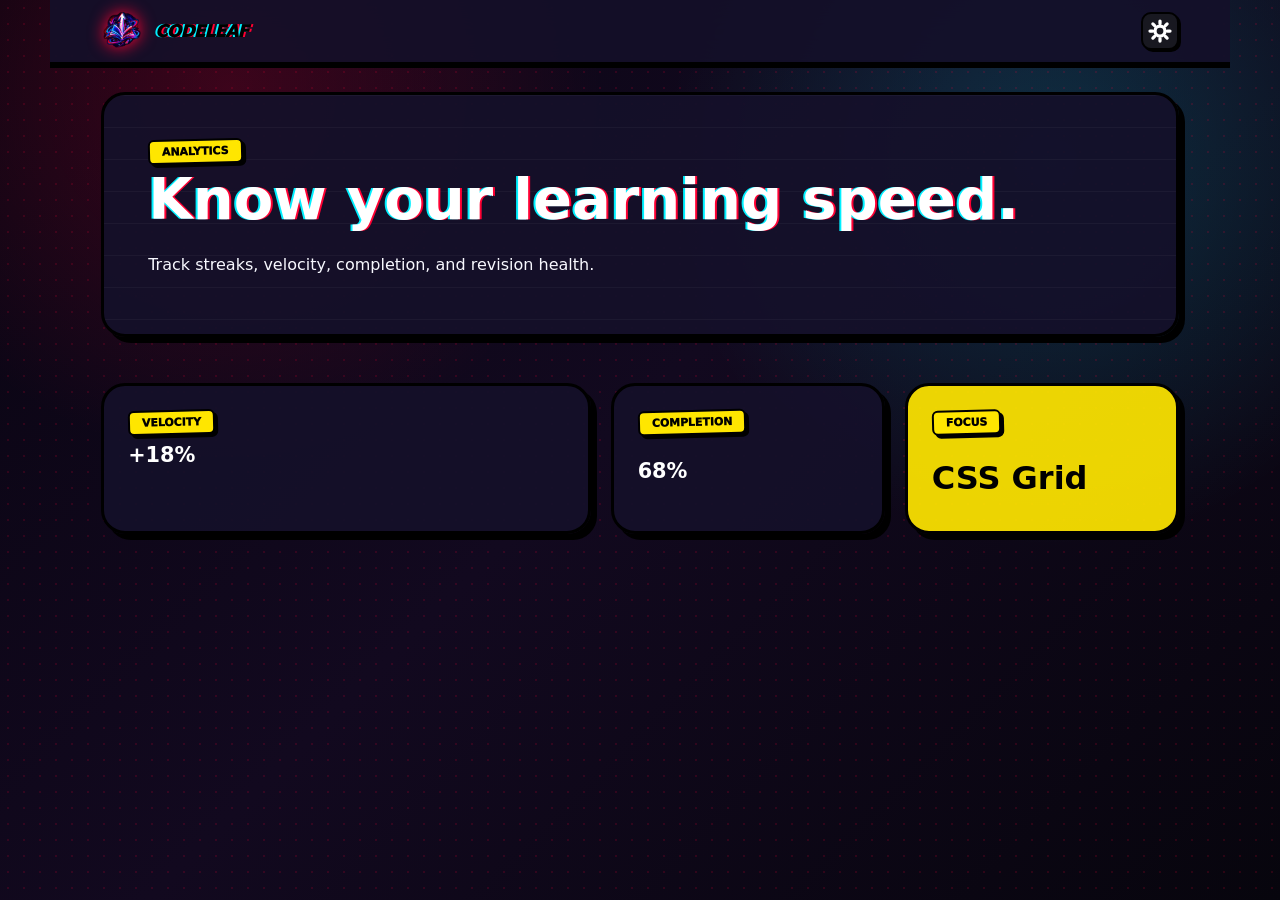
<file: analytics.html>
<!DOCTYPE html>
<html lang="en">
<head><meta charset="UTF-8"><meta name="viewport" content="width=device-width, initial-scale=1.0"><title>Analytics | CodeLeaf</title><link rel="stylesheet" href="style.css"></head>
<body><main class="page simple-page"><header class="workspace-top"><a class="brand" href="index.html"><span class="brand-mark">CL</span><span class="brand-text">CodeLeaf</span></a><button class="icon-button theme-toggle" type="button" aria-label="Switch to light theme"><svg viewBox="0 0 24 24"><path d="M12 4v2M12 18v2M4 12h2M18 12h2M6.3 6.3l1.4 1.4M16.3 16.3l1.4 1.4M17.7 6.3l-1.4 1.4M7.7 16.3l-1.4 1.4M12 16a4 4 0 1 0 0-8 4 4 0 0 0 0 8z"></path></svg></button></header><section class="course-hero"><p class="eyebrow">Analytics</p><h1>Know your learning speed.</h1><p>Track streaks, velocity, completion, and revision health.</p></section><section class="insight-grid"><article class="metric-card velocity-card"><p class="eyebrow">Velocity</p><h3>+18%</h3></article><article class="metric-card progress-card"><p class="eyebrow">Completion</p><h3>68%</h3></article><article class="metric-card goal-card"><p class="eyebrow">Focus</p><h3>CSS Grid</h3></article></section></main><script src="app.js"></script></body>
</html>
</file>
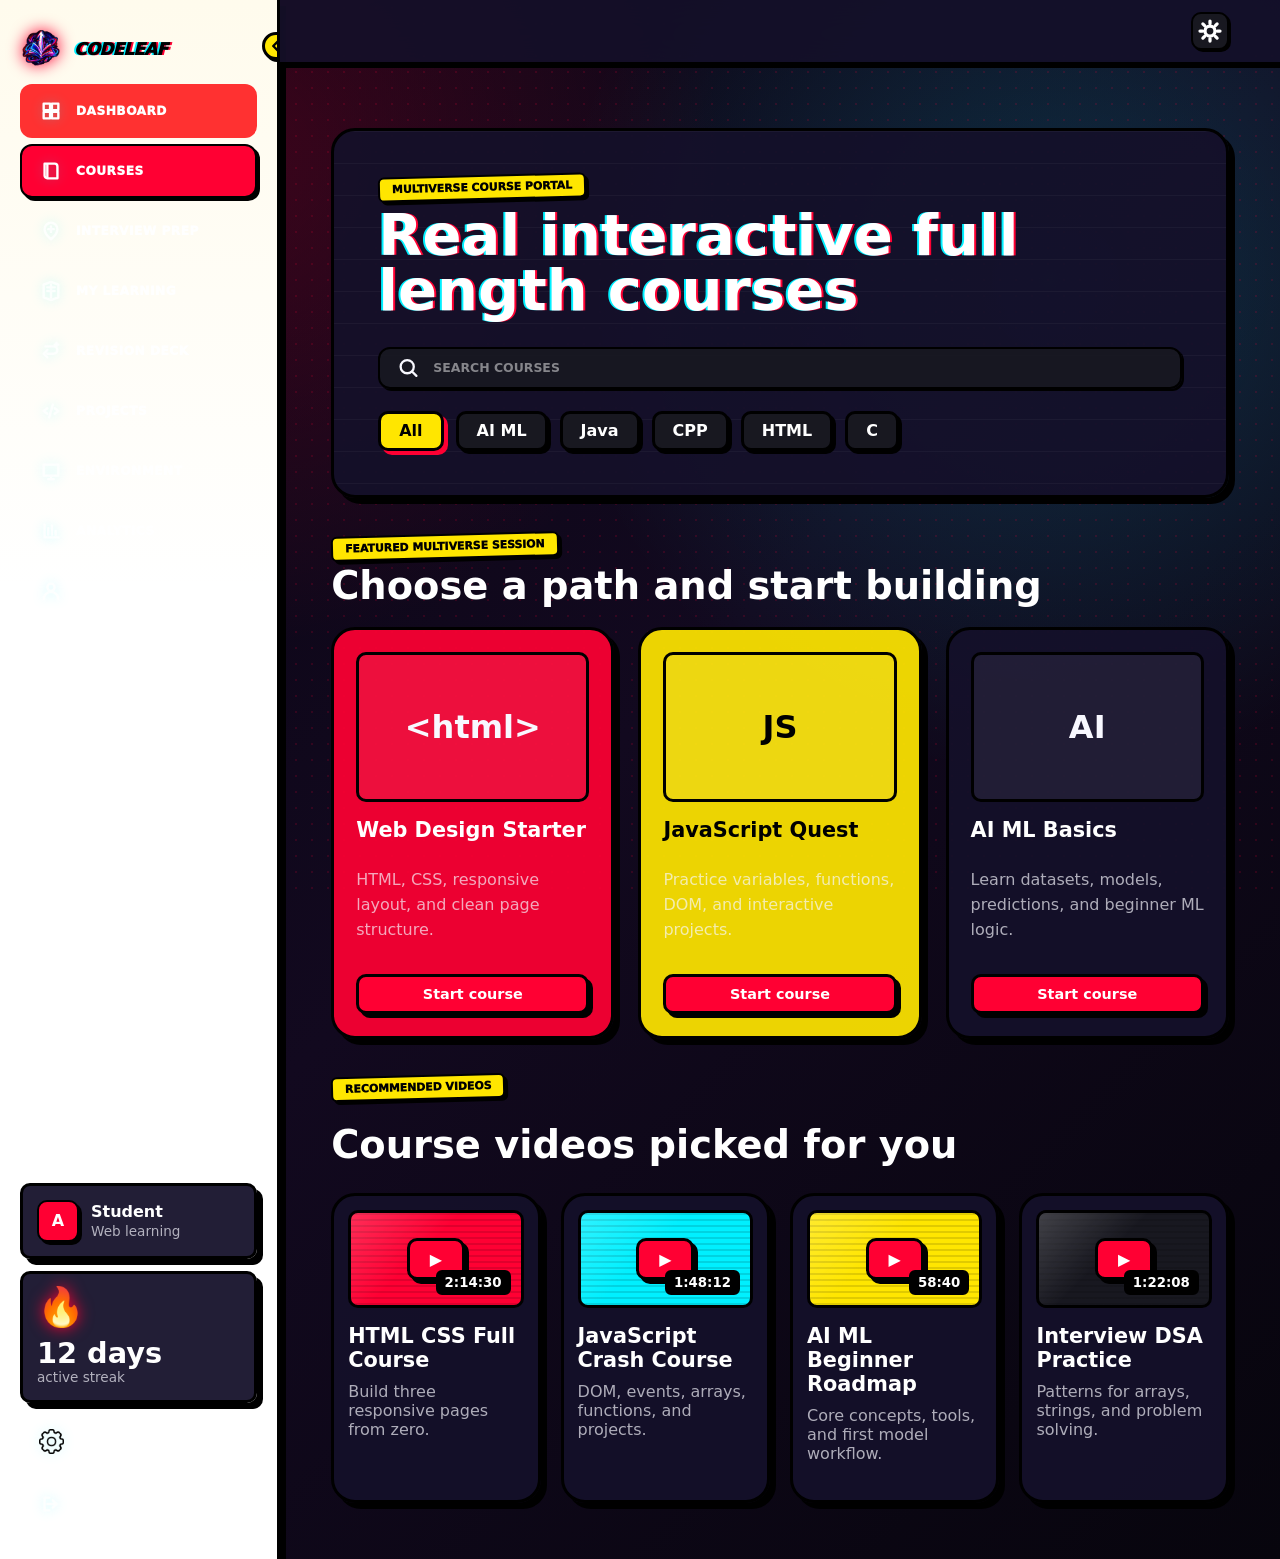
<file: course.html>
<!DOCTYPE html>
<html lang="en">
<head>
  <meta charset="UTF-8">
  <meta name="viewport" content="width=device-width, initial-scale=1.0">
  <title>Courses | CodeLeaf Learning</title>
  <link rel="stylesheet" href="style.css">
</head>
<body>
  <aside class="sidebar" aria-label="Main navigation">
    <div class="sidebar-head">
      <a class="brand" href="index.html">
        <span class="brand-mark">CL</span>
        <span class="brand-text">CodeLeaf</span>
      </a>
      <button class="collapse-button" type="button" aria-label="Collapse sidebar" aria-expanded="true">
        <svg viewBox="0 0 24 24" aria-hidden="true">
          <path d="M15 6l-6 6 6 6"></path>
        </svg>
      </button>
    </div>

    <nav class="nav-list">
      <a class="nav-item" href="index.html"><span class="nav-icon" aria-hidden="true"><svg viewBox="0 0 24 24"><path d="M4 4h7v7H4zM13 4h7v7h-7zM4 13h7v7H4zM13 13h7v7h-7z"></path></svg></span><span class="nav-label">Dashboard</span></a>
      <a class="nav-item active" href="course.html"><span class="nav-icon" aria-hidden="true"><svg viewBox="0 0 24 24"><path d="M5 4h11a3 3 0 0 1 3 3v13H8a3 3 0 0 1-3-3zM8 4v16"></path></svg></span><span class="nav-label">Courses</span></a>
      <a class="nav-item" href="interview.html"><span class="nav-icon" aria-hidden="true"><svg viewBox="0 0 24 24"><path d="M12 3a7 7 0 0 1 7 7c0 5-7 11-7 11S5 15 5 10a7 7 0 0 1 7-7zM9 10h6M12 7v6"></path></svg></span><span class="nav-label">Interview Prep</span></a>
      <a class="nav-item" href="learning.html"><span class="nav-icon" aria-hidden="true"><svg viewBox="0 0 24 24"><path d="M4 19V5l8-3 8 3v14l-8 3zM12 5v14M8 8h8M8 12h8"></path></svg></span><span class="nav-label">My Learning</span></a>
      <a class="nav-item" href="revision.html"><span class="nav-icon" aria-hidden="true"><svg viewBox="0 0 24 24"><path d="M6 7h9a4 4 0 0 1 0 8H8M8 11l-4 4 4 4M18 3v4M20 5h-4"></path></svg></span><span class="nav-label">Revision Deck</span></a>
      <a class="nav-item" href="projects.html"><span class="nav-icon" aria-hidden="true"><svg viewBox="0 0 24 24"><path d="M8 9l-4 3 4 3M16 9l4 3-4 3M14 5l-4 14"></path></svg></span><span class="nav-label">Projects</span></a>
      <a class="nav-item" href="environment.html"><span class="nav-icon" aria-hidden="true"><svg viewBox="0 0 24 24"><path d="M4 5h16v12H4zM9 21h6M12 17v4"></path></svg></span><span class="nav-label">Environment</span></a>
      <a class="nav-item" href="analytics.html"><span class="nav-icon" aria-hidden="true"><svg viewBox="0 0 24 24"><path d="M5 19V5M5 19h15M9 16V9M13 16V6M17 16v-4"></path></svg></span><span class="nav-label">Analytics</span></a>
      <a class="nav-item" href="login.html"><span class="nav-icon" aria-hidden="true"><svg viewBox="0 0 24 24"><path d="M12 12a4 4 0 1 0 0-8 4 4 0 0 0 0 8zM4 21a8 8 0 0 1 16 0"></path></svg></span><span class="nav-label">Profile</span></a>
    </nav>

    <div class="sidebar-bottom">
      <section class="profile-card" aria-label="User profile">
        <div class="avatar">A</div>
        <div class="profile-info">
          <strong>Student</strong>
          <span>Web learning</span>
        </div>
      </section>

      <section class="streak-card" aria-label="Active learning streak">
        <div class="flame" aria-hidden="true">&#128293;</div>
        <div>
          <strong>12 days</strong>
          <span>active streak</span>
        </div>
      </section>

      <nav class="utility-list" aria-label="Account actions">
        <a class="nav-item" href="settings.html"><span class="nav-icon gear-icon" aria-hidden="true"><img src="gear.png" alt=""></span><span class="nav-label">Settings</span></a>
        <a class="nav-item" href="login.html"><span class="nav-icon" aria-hidden="true"><svg viewBox="0 0 24 24"><path d="M10 5H5v14h5M14 8l4 4-4 4M8 12h10"></path></svg></span><span class="nav-label">Logout</span></a>
      </nav>
    </div>
  </aside>

  <main class="page course-page">
    <header class="workspace-top page-tools">
      <div></div>
      <button class="icon-button theme-toggle" type="button" aria-label="Switch to light theme">
        <svg viewBox="0 0 24 24" aria-hidden="true">
          <path d="M12 4v2M12 18v2M4 12h2M18 12h2M6.3 6.3l1.4 1.4M16.3 16.3l1.4 1.4M17.7 6.3l-1.4 1.4M7.7 16.3l-1.4 1.4M12 16a4 4 0 1 0 0-8 4 4 0 0 0 0 8z"></path>
        </svg>
      </button>
    </header>
    <section class="course-hero">
      <p class="eyebrow">Multiverse course portal</p>
      <h1>Real interactive full length courses</h1>

      <form class="search-box course-search" role="search">
        <svg viewBox="0 0 24 24" aria-hidden="true">
          <path d="M10.5 18a7.5 7.5 0 1 1 0-15 7.5 7.5 0 0 1 0 15zM16 16l5 5"></path>
        </svg>
        <input type="search" placeholder="Search courses">
      </form>

      <div class="filter-row" aria-label="Course filters">
        <button class="chip active" type="button">All</button>
        <button class="chip" type="button">AI ML</button>
        <button class="chip" type="button">Java</button>
        <button class="chip" type="button">CPP</button>
        <button class="chip" type="button">HTML</button>
        <button class="chip" type="button">C</button>
      </div>
    </section>

    <section class="featured-section" aria-labelledby="featured-heading">
      <p class="eyebrow">Featured multiverse session</p>
      <h2 id="featured-heading">Choose a path and start building</h2>

      <div class="portal-grid">
        <article class="portal-course red">
          <div class="course-window">
            <span>&lt;html&gt;</span>
          </div>
          <h3>Web Design Starter</h3>
          <p>HTML, CSS, responsive layout, and clean page structure.</p>
          <button class="small-button">Start course</button>
        </article>

        <article class="portal-course yellow">
          <div class="course-window">
            <span>JS</span>
          </div>
          <h3>JavaScript Quest</h3>
          <p>Practice variables, functions, DOM, and interactive projects.</p>
          <button class="small-button">Start course</button>
        </article>

        <article class="portal-course white">
          <div class="course-window">
            <span>AI</span>
          </div>
          <h3>AI ML Basics</h3>
          <p>Learn datasets, models, predictions, and beginner ML logic.</p>
          <button class="small-button">Start course</button>
        </article>
      </div>
    </section>

    <section class="recommend-section" aria-labelledby="recommend-heading">
      <p class="eyebrow">Recommended videos</p>
      <h2 id="recommend-heading">Course videos picked for you</h2>
      <div class="video-grid">
        <article class="video-card"><div class="video-thumb red"><span>▶</span><small>2:14:30</small></div><h3>HTML CSS Full Course</h3><p>Build three responsive pages from zero.</p></article>
        <article class="video-card"><div class="video-thumb cyan"><span>▶</span><small>1:48:12</small></div><h3>JavaScript Crash Course</h3><p>DOM, events, arrays, functions, and projects.</p></article>
        <article class="video-card"><div class="video-thumb yellow"><span>▶</span><small>58:40</small></div><h3>AI ML Beginner Roadmap</h3><p>Core concepts, tools, and first model workflow.</p></article>
        <article class="video-card"><div class="video-thumb dark"><span>▶</span><small>1:22:08</small></div><h3>Interview DSA Practice</h3><p>Patterns for arrays, strings, and problem solving.</p></article>
      </div>
    </section>
  </main>

  <script src="app.js"></script>
</body>
</html>
</file>
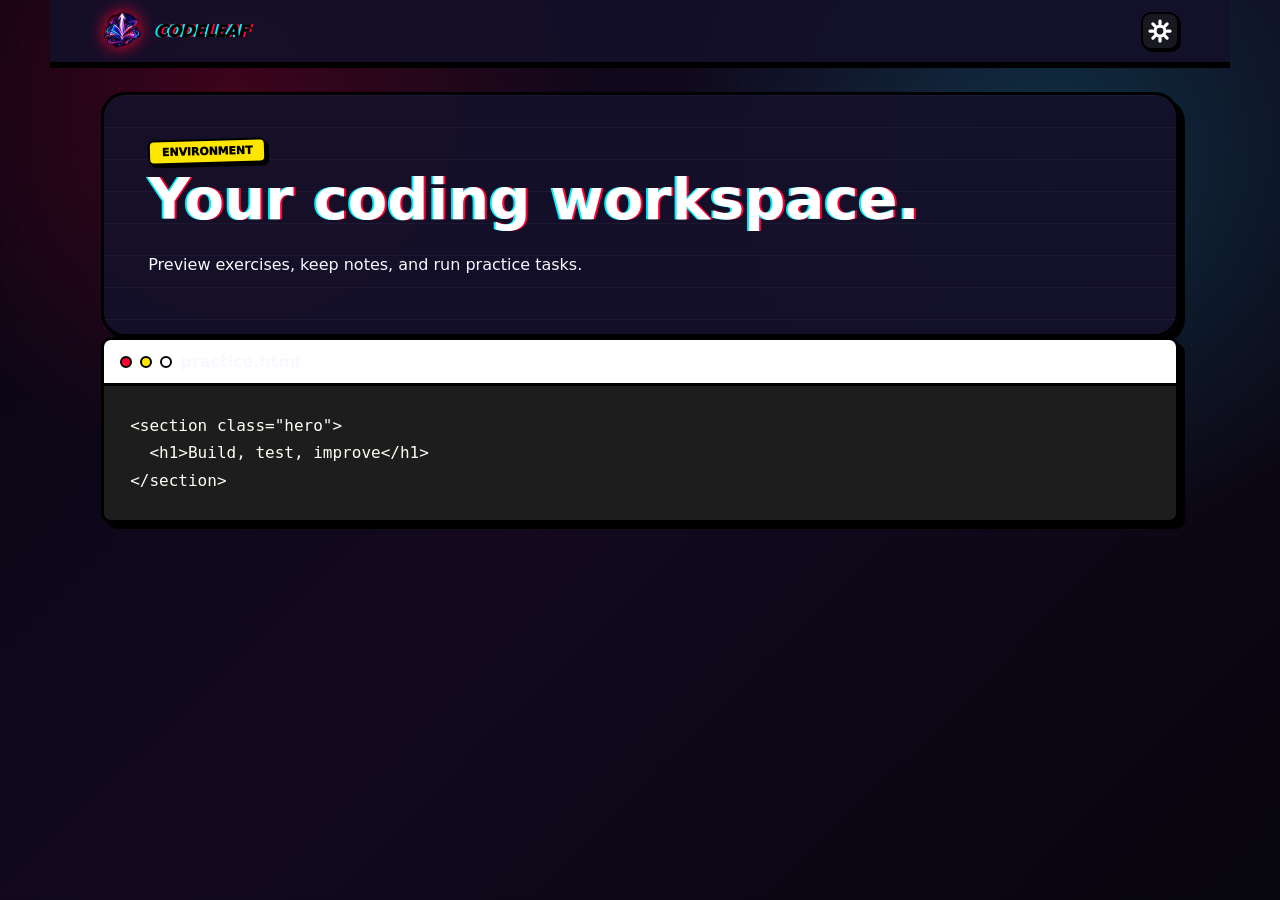
<file: environment.html>
<!DOCTYPE html>
<html lang="en">
<head><meta charset="UTF-8"><meta name="viewport" content="width=device-width, initial-scale=1.0"><title>Environment | CodeLeaf</title><link rel="stylesheet" href="style.css"></head>
<body><main class="page simple-page"><header class="workspace-top"><a class="brand" href="index.html"><span class="brand-mark">CL</span><span class="brand-text">CodeLeaf</span></a><button class="icon-button theme-toggle" type="button" aria-label="Switch to light theme"><svg viewBox="0 0 24 24"><path d="M12 4v2M12 18v2M4 12h2M18 12h2M6.3 6.3l1.4 1.4M16.3 16.3l1.4 1.4M17.7 6.3l-1.4 1.4M7.7 16.3l-1.4 1.4M12 16a4 4 0 1 0 0-8 4 4 0 0 0 0 8z"></path></svg></button></header><section class="course-hero"><p class="eyebrow">Environment</p><h1>Your coding workspace.</h1><p>Preview exercises, keep notes, and run practice tasks.</p></section><article class="code-card"><div class="code-header"><span></span><span></span><span></span><strong>practice.html</strong></div><pre><code>&lt;section class="hero"&gt;
  &lt;h1&gt;Build, test, improve&lt;/h1&gt;
&lt;/section&gt;</code></pre></article></main><script src="app.js"></script></body>
</html>
</file>
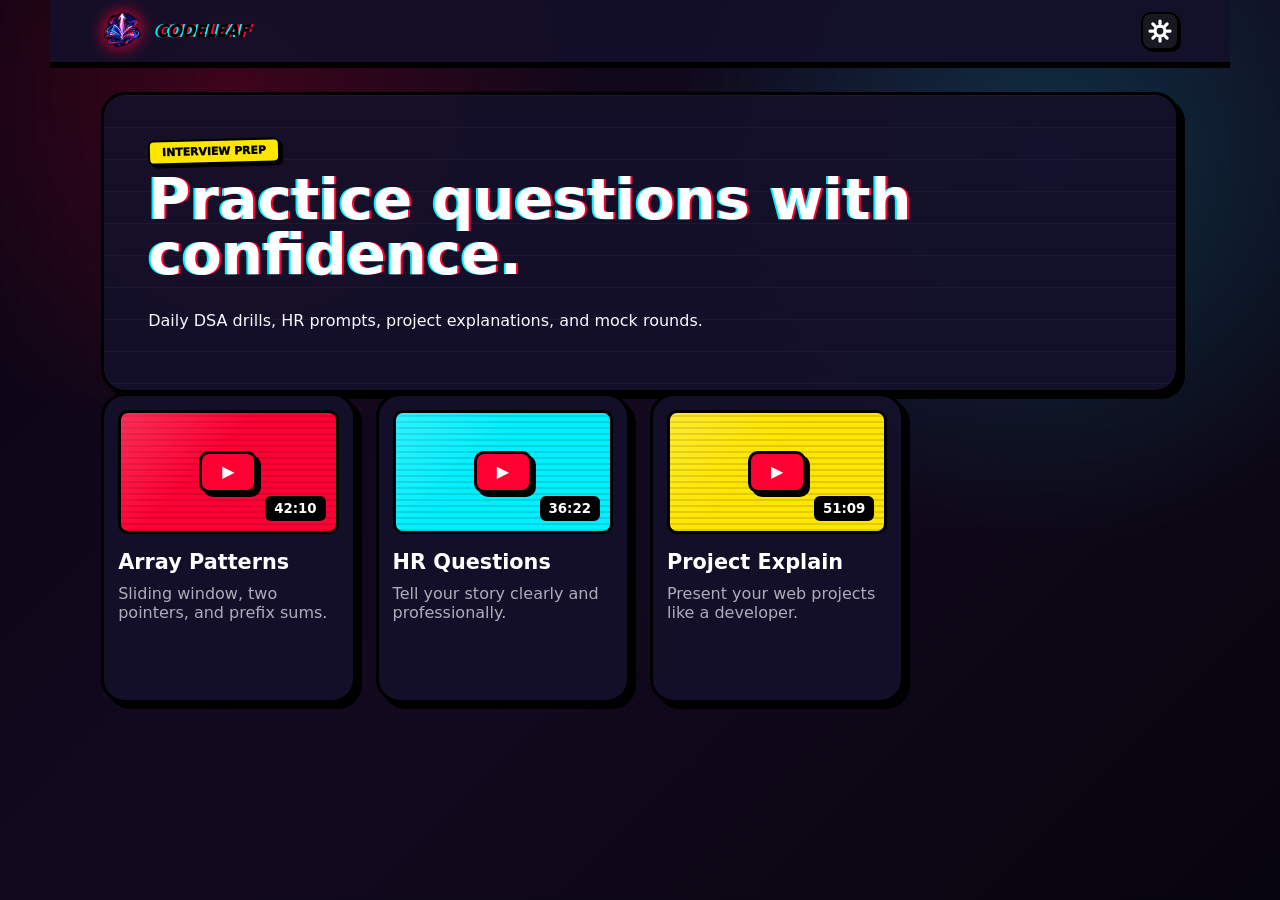
<file: interview.html>
<!DOCTYPE html>
<html lang="en">
<head>
  <meta charset="UTF-8">
  <meta name="viewport" content="width=device-width, initial-scale=1.0">
  <title>Interview Prep | CodeLeaf</title>
  <link rel="stylesheet" href="style.css">
</head>
<body>
  <main class="page simple-page">
    <header class="workspace-top"><a class="brand" href="index.html"><span class="brand-mark">CL</span><span class="brand-text">CodeLeaf</span></a><button class="icon-button theme-toggle" type="button" aria-label="Switch to light theme"><svg viewBox="0 0 24 24" aria-hidden="true"><path d="M12 4v2M12 18v2M4 12h2M18 12h2M6.3 6.3l1.4 1.4M16.3 16.3l1.4 1.4M17.7 6.3l-1.4 1.4M7.7 16.3l-1.4 1.4M12 16a4 4 0 1 0 0-8 4 4 0 0 0 0 8z"></path></svg></button></header>
    <section class="course-hero"><p class="eyebrow">Interview prep</p><h1>Practice questions with confidence.</h1><p>Daily DSA drills, HR prompts, project explanations, and mock rounds.</p></section>
    <section class="video-grid"><article class="video-card"><div class="video-thumb red"><span>▶</span><small>42:10</small></div><h3>Array Patterns</h3><p>Sliding window, two pointers, and prefix sums.</p></article><article class="video-card"><div class="video-thumb cyan"><span>▶</span><small>36:22</small></div><h3>HR Questions</h3><p>Tell your story clearly and professionally.</p></article><article class="video-card"><div class="video-thumb yellow"><span>▶</span><small>51:09</small></div><h3>Project Explain</h3><p>Present your web projects like a developer.</p></article></section>
  </main>
  <script src="app.js"></script>
</body>
</html>
</file>
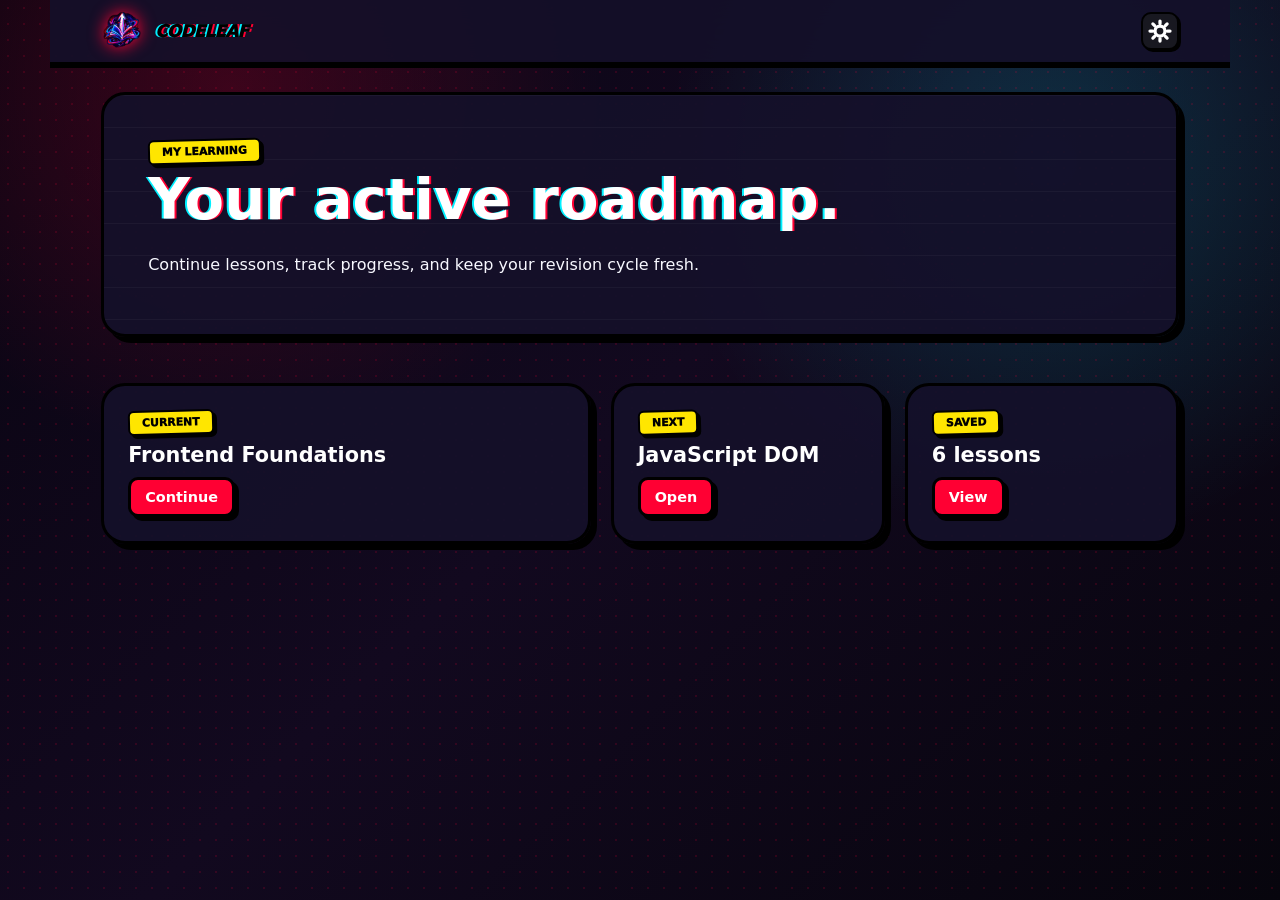
<file: learning.html>
<!DOCTYPE html>
<html lang="en">
<head><meta charset="UTF-8"><meta name="viewport" content="width=device-width, initial-scale=1.0"><title>My Learning | CodeLeaf</title><link rel="stylesheet" href="style.css"></head>
<body><main class="page simple-page"><header class="workspace-top"><a class="brand" href="index.html"><span class="brand-mark">CL</span><span class="brand-text">CodeLeaf</span></a><button class="icon-button theme-toggle" type="button" aria-label="Switch to light theme"><svg viewBox="0 0 24 24"><path d="M12 4v2M12 18v2M4 12h2M18 12h2M6.3 6.3l1.4 1.4M16.3 16.3l1.4 1.4M17.7 6.3l-1.4 1.4M7.7 16.3l-1.4 1.4M12 16a4 4 0 1 0 0-8 4 4 0 0 0 0 8z"></path></svg></button></header><section class="course-hero"><p class="eyebrow">My learning</p><h1>Your active roadmap.</h1><p>Continue lessons, track progress, and keep your revision cycle fresh.</p></section><section class="insight-grid"><article class="metric-card"><p class="eyebrow">Current</p><h3>Frontend Foundations</h3><button class="small-button">Continue</button></article><article class="metric-card"><p class="eyebrow">Next</p><h3>JavaScript DOM</h3><button class="small-button">Open</button></article><article class="metric-card"><p class="eyebrow">Saved</p><h3>6 lessons</h3><button class="small-button">View</button></article></section></main><script src="app.js"></script></body>
</html>
</file>
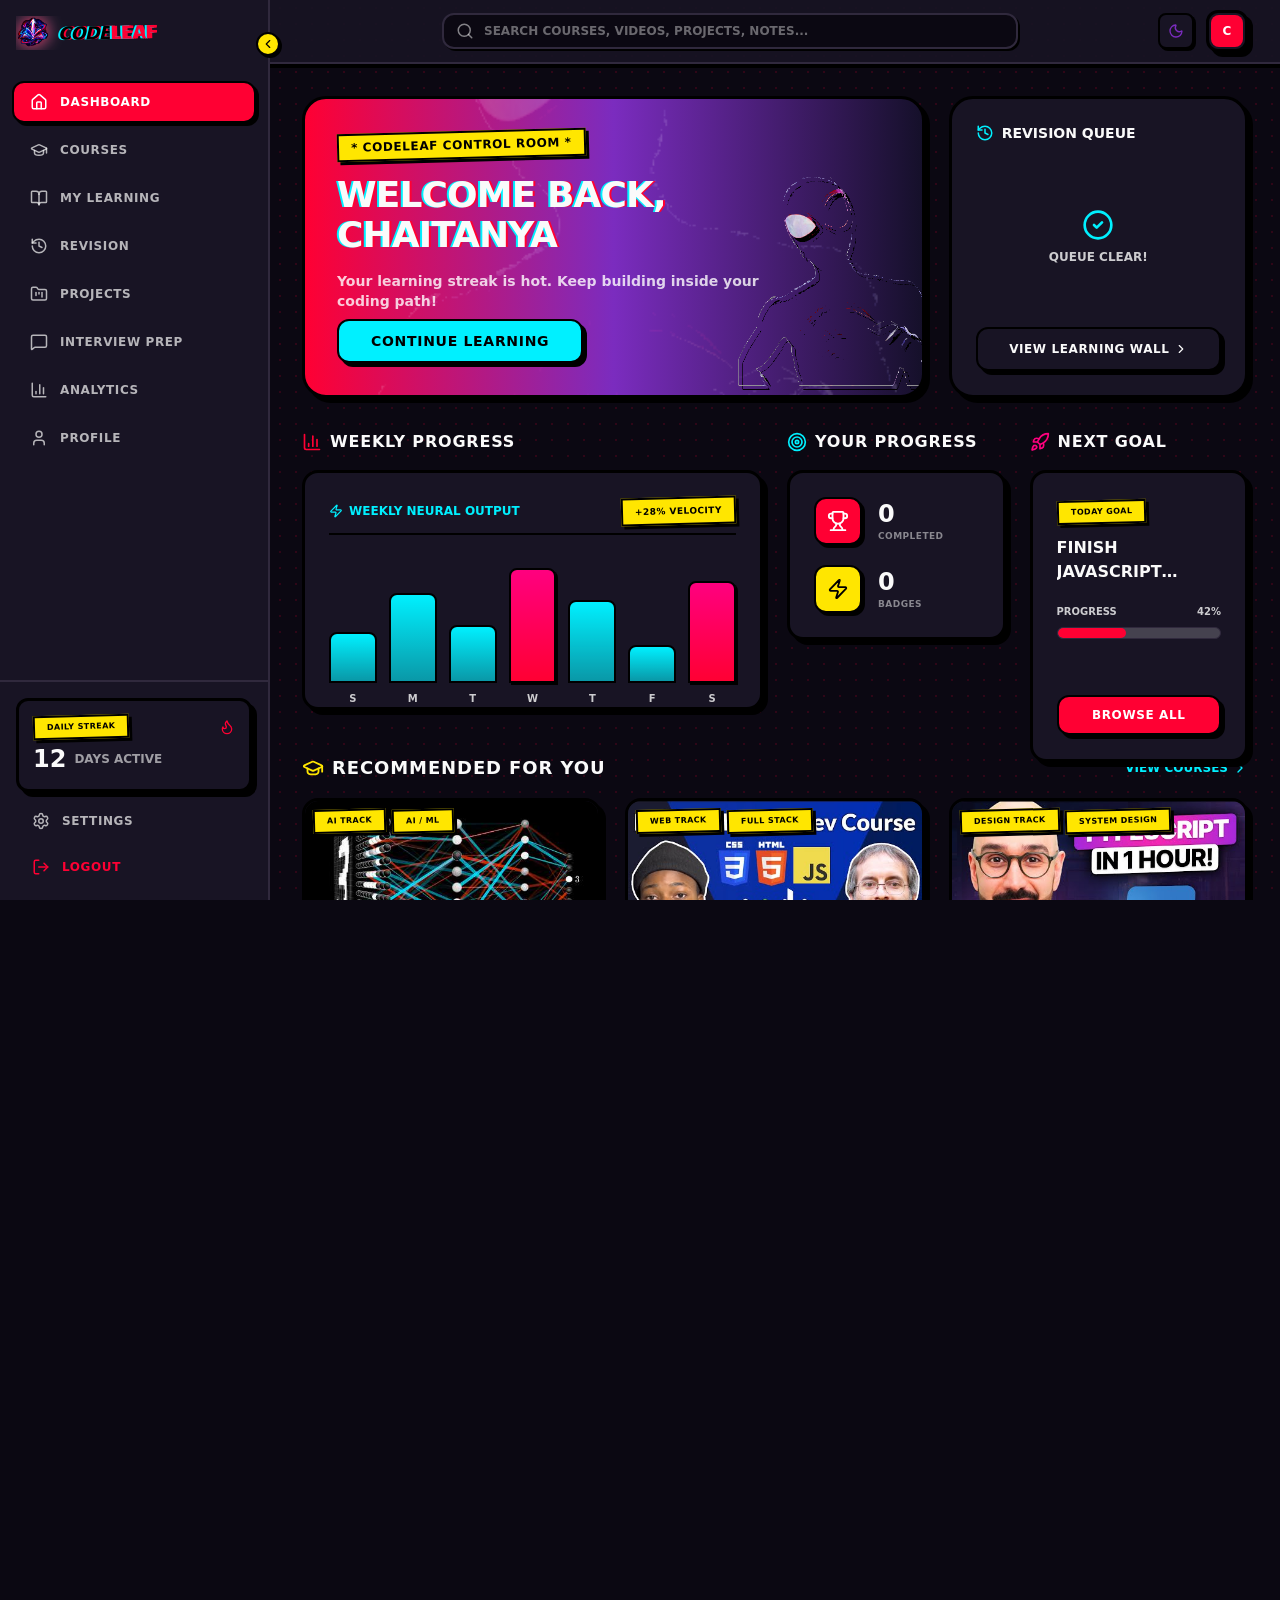
<file: login.html>
<!DOCTYPE html>
<html lang="en">
<head>
  <meta charset="UTF-8">
  <meta name="viewport" content="width=device-width, initial-scale=1.0">
  <meta http-equiv="refresh" content="0; url=index.html">
  <title>Opening CodeLeaf Dashboard</title>
  <link rel="stylesheet" href="style.css">
</head>
<body class="login-redirect">
  <main class="redirect-panel">
    <h1>Opening your dashboard</h1>
    <p>CodeLeaf now starts after login.</p>
    <a href="index.html">Go to dashboard</a>
  </main>
</body>
</html>
</file>
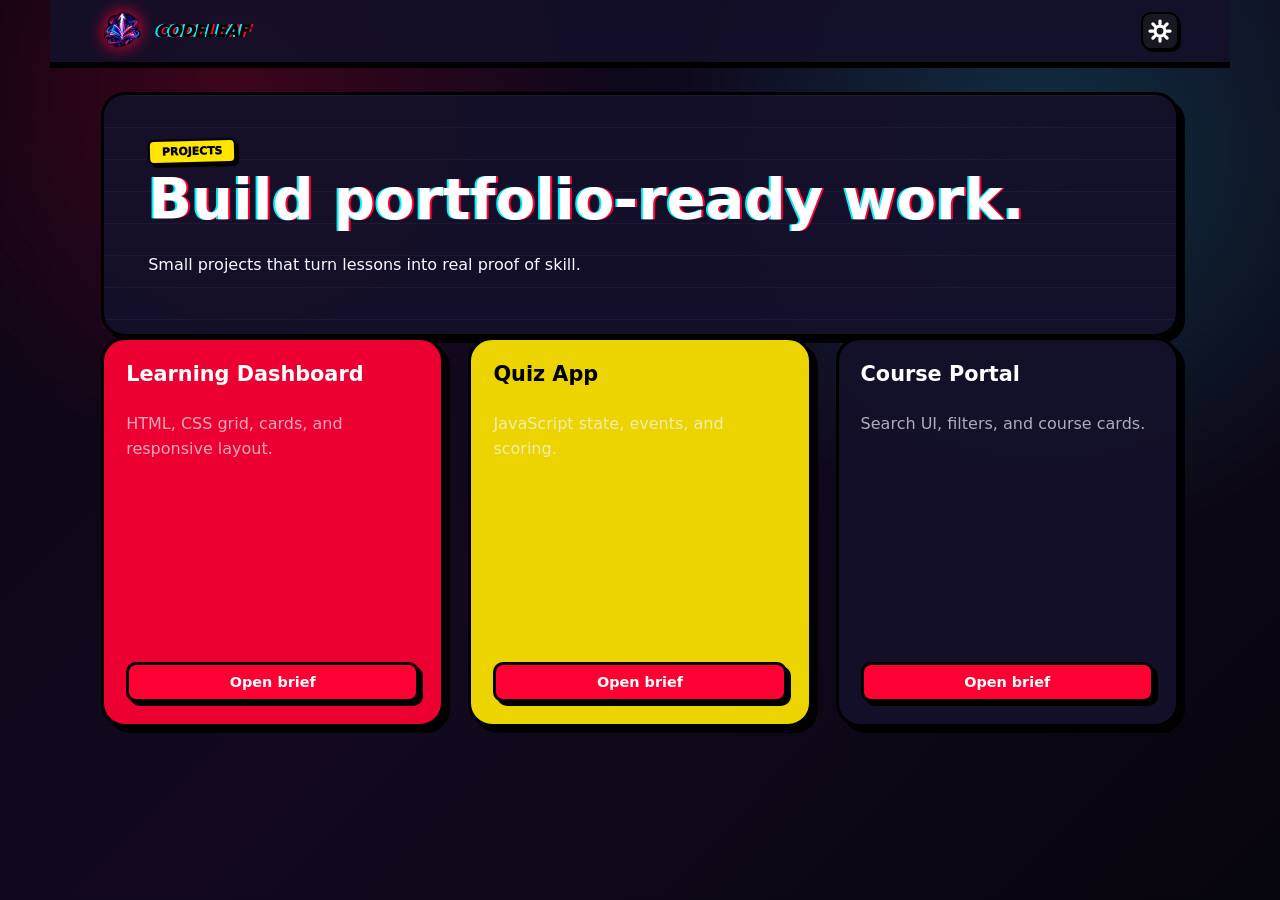
<file: projects.html>
<!DOCTYPE html>
<html lang="en">
<head><meta charset="UTF-8"><meta name="viewport" content="width=device-width, initial-scale=1.0"><title>Projects | CodeLeaf</title><link rel="stylesheet" href="style.css"></head>
<body><main class="page simple-page"><header class="workspace-top"><a class="brand" href="index.html"><span class="brand-mark">CL</span><span class="brand-text">CodeLeaf</span></a><button class="icon-button theme-toggle" type="button" aria-label="Switch to light theme"><svg viewBox="0 0 24 24"><path d="M12 4v2M12 18v2M4 12h2M18 12h2M6.3 6.3l1.4 1.4M16.3 16.3l1.4 1.4M17.7 6.3l-1.4 1.4M7.7 16.3l-1.4 1.4M12 16a4 4 0 1 0 0-8 4 4 0 0 0 0 8z"></path></svg></button></header><section class="course-hero"><p class="eyebrow">Projects</p><h1>Build portfolio-ready work.</h1><p>Small projects that turn lessons into real proof of skill.</p></section><section class="portal-grid"><article class="portal-course red"><h3>Learning Dashboard</h3><p>HTML, CSS grid, cards, and responsive layout.</p><button class="small-button">Open brief</button></article><article class="portal-course yellow"><h3>Quiz App</h3><p>JavaScript state, events, and scoring.</p><button class="small-button">Open brief</button></article><article class="portal-course white"><h3>Course Portal</h3><p>Search UI, filters, and course cards.</p><button class="small-button">Open brief</button></article></section></main><script src="app.js"></script></body>
</html>
</file>
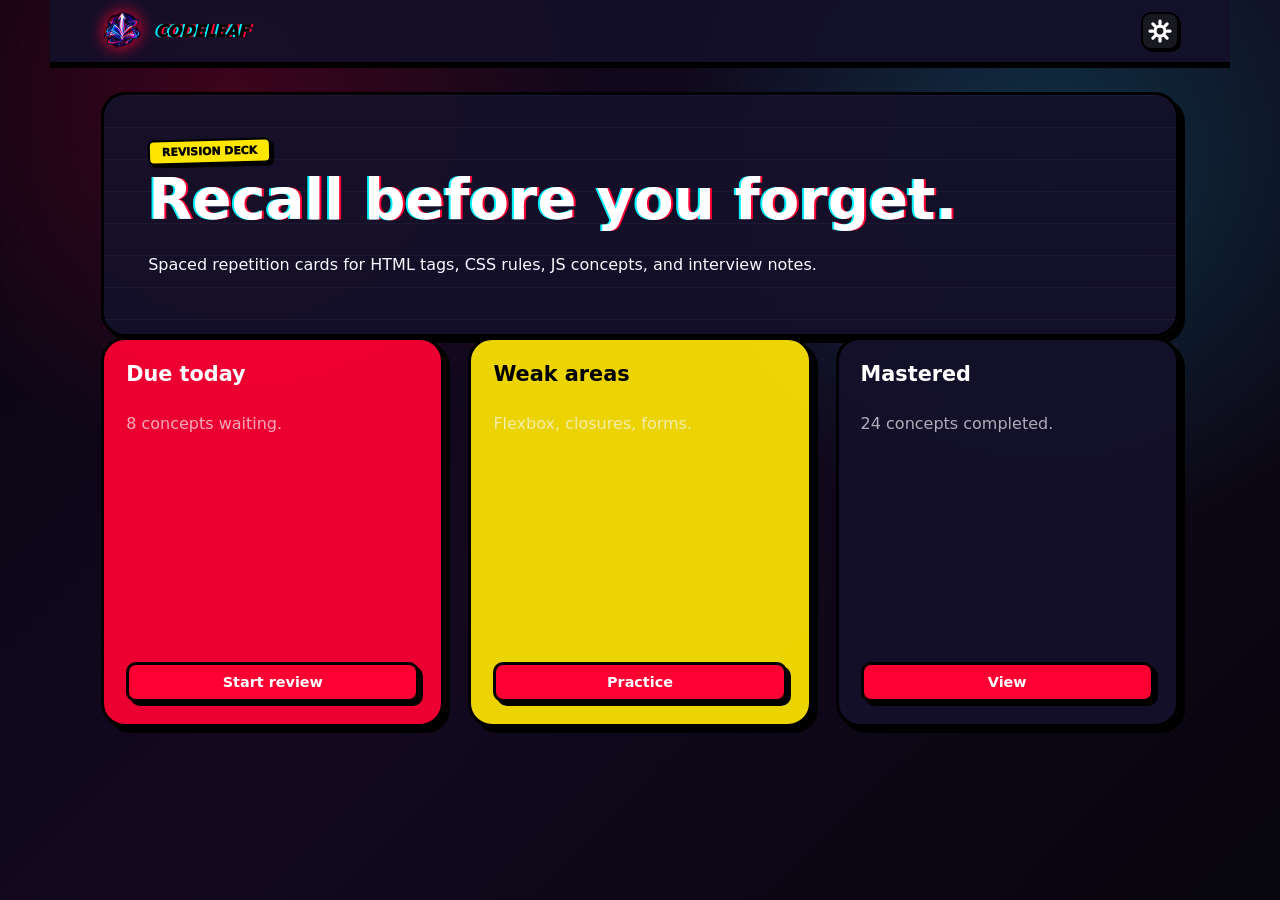
<file: revision.html>
<!DOCTYPE html>
<html lang="en">
<head><meta charset="UTF-8"><meta name="viewport" content="width=device-width, initial-scale=1.0"><title>Revision Deck | CodeLeaf</title><link rel="stylesheet" href="style.css"></head>
<body><main class="page simple-page"><header class="workspace-top"><a class="brand" href="index.html"><span class="brand-mark">CL</span><span class="brand-text">CodeLeaf</span></a><button class="icon-button theme-toggle" type="button" aria-label="Switch to light theme"><svg viewBox="0 0 24 24"><path d="M12 4v2M12 18v2M4 12h2M18 12h2M6.3 6.3l1.4 1.4M16.3 16.3l1.4 1.4M17.7 6.3l-1.4 1.4M7.7 16.3l-1.4 1.4M12 16a4 4 0 1 0 0-8 4 4 0 0 0 0 8z"></path></svg></button></header><section class="course-hero"><p class="eyebrow">Revision deck</p><h1>Recall before you forget.</h1><p>Spaced repetition cards for HTML tags, CSS rules, JS concepts, and interview notes.</p></section><section class="portal-grid"><article class="portal-course red"><h3>Due today</h3><p>8 concepts waiting.</p><button class="small-button">Start review</button></article><article class="portal-course yellow"><h3>Weak areas</h3><p>Flexbox, closures, forms.</p><button class="small-button">Practice</button></article><article class="portal-course white"><h3>Mastered</h3><p>24 concepts completed.</p><button class="small-button">View</button></article></section></main><script src="app.js"></script></body>
</html>
</file>
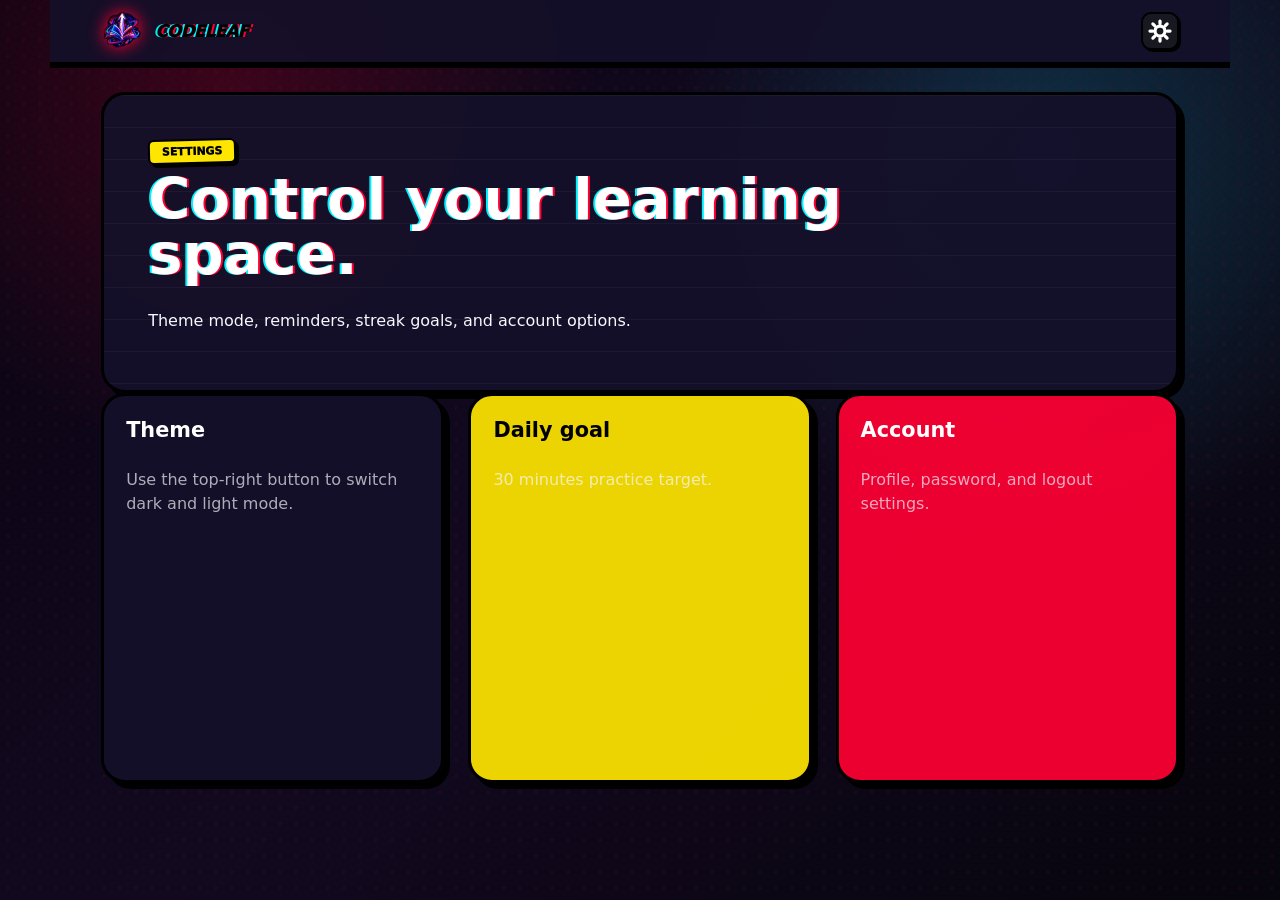
<file: settings.html>
<!DOCTYPE html>
<html lang="en">
<head><meta charset="UTF-8"><meta name="viewport" content="width=device-width, initial-scale=1.0"><title>Settings | CodeLeaf</title><link rel="stylesheet" href="style.css"></head>
<body><main class="page simple-page"><header class="workspace-top"><a class="brand" href="index.html"><span class="brand-mark">CL</span><span class="brand-text">CodeLeaf</span></a><button class="icon-button theme-toggle" type="button" aria-label="Switch to light theme"><svg viewBox="0 0 24 24"><path d="M12 4v2M12 18v2M4 12h2M18 12h2M6.3 6.3l1.4 1.4M16.3 16.3l1.4 1.4M17.7 6.3l-1.4 1.4M7.7 16.3l-1.4 1.4M12 16a4 4 0 1 0 0-8 4 4 0 0 0 0 8z"></path></svg></button></header><section class="course-hero"><p class="eyebrow">Settings</p><h1>Control your learning space.</h1><p>Theme mode, reminders, streak goals, and account options.</p></section><section class="portal-grid"><article class="portal-course white"><h3>Theme</h3><p>Use the top-right button to switch dark and light mode.</p></article><article class="portal-course yellow"><h3>Daily goal</h3><p>30 minutes practice target.</p></article><article class="portal-course red"><h3>Account</h3><p>Profile, password, and logout settings.</p></article></section></main><script src="app.js"></script></body>
</html>
</file>
<file: assets/index-CWb5kKYf.css>
*,:before,:after{--tw-border-spacing-x: 0;--tw-border-spacing-y: 0;--tw-translate-x: 0;--tw-translate-y: 0;--tw-rotate: 0;--tw-skew-x: 0;--tw-skew-y: 0;--tw-scale-x: 1;--tw-scale-y: 1;--tw-pan-x: ;--tw-pan-y: ;--tw-pinch-zoom: ;--tw-scroll-snap-strictness: proximity;--tw-gradient-from-position: ;--tw-gradient-via-position: ;--tw-gradient-to-position: ;--tw-ordinal: ;--tw-slashed-zero: ;--tw-numeric-figure: ;--tw-numeric-spacing: ;--tw-numeric-fraction: ;--tw-ring-inset: ;--tw-ring-offset-width: 0px;--tw-ring-offset-color: #fff;--tw-ring-color: rgb(59 130 246 / .5);--tw-ring-offset-shadow: 0 0 #0000;--tw-ring-shadow: 0 0 #0000;--tw-shadow: 0 0 #0000;--tw-shadow-colored: 0 0 #0000;--tw-blur: ;--tw-brightness: ;--tw-contrast: ;--tw-grayscale: ;--tw-hue-rotate: ;--tw-invert: ;--tw-saturate: ;--tw-sepia: ;--tw-drop-shadow: ;--tw-backdrop-blur: ;--tw-backdrop-brightness: ;--tw-backdrop-contrast: ;--tw-backdrop-grayscale: ;--tw-backdrop-hue-rotate: ;--tw-backdrop-invert: ;--tw-backdrop-opacity: ;--tw-backdrop-saturate: ;--tw-backdrop-sepia: ;--tw-contain-size: ;--tw-contain-layout: ;--tw-contain-paint: ;--tw-contain-style: }::backdrop{--tw-border-spacing-x: 0;--tw-border-spacing-y: 0;--tw-translate-x: 0;--tw-translate-y: 0;--tw-rotate: 0;--tw-skew-x: 0;--tw-skew-y: 0;--tw-scale-x: 1;--tw-scale-y: 1;--tw-pan-x: ;--tw-pan-y: ;--tw-pinch-zoom: ;--tw-scroll-snap-strictness: proximity;--tw-gradient-from-position: ;--tw-gradient-via-position: ;--tw-gradient-to-position: ;--tw-ordinal: ;--tw-slashed-zero: ;--tw-numeric-figure: ;--tw-numeric-spacing: ;--tw-numeric-fraction: ;--tw-ring-inset: ;--tw-ring-offset-width: 0px;--tw-ring-offset-color: #fff;--tw-ring-color: rgb(59 130 246 / .5);--tw-ring-offset-shadow: 0 0 #0000;--tw-ring-shadow: 0 0 #0000;--tw-shadow: 0 0 #0000;--tw-shadow-colored: 0 0 #0000;--tw-blur: ;--tw-brightness: ;--tw-contrast: ;--tw-grayscale: ;--tw-hue-rotate: ;--tw-invert: ;--tw-saturate: ;--tw-sepia: ;--tw-drop-shadow: ;--tw-backdrop-blur: ;--tw-backdrop-brightness: ;--tw-backdrop-contrast: ;--tw-backdrop-grayscale: ;--tw-backdrop-hue-rotate: ;--tw-backdrop-invert: ;--tw-backdrop-opacity: ;--tw-backdrop-saturate: ;--tw-backdrop-sepia: ;--tw-contain-size: ;--tw-contain-layout: ;--tw-contain-paint: ;--tw-contain-style: }*,:before,:after{box-sizing:border-box;border-width:0;border-style:solid;border-color:#e5e7eb}:before,:after{--tw-content: ""}html,:host{line-height:1.5;-webkit-text-size-adjust:100%;-moz-tab-size:4;-o-tab-size:4;tab-size:4;font-family:ui-sans-serif,system-ui,sans-serif,"Apple Color Emoji","Segoe UI Emoji",Segoe UI Symbol,"Noto Color Emoji";font-feature-settings:normal;font-variation-settings:normal;-webkit-tap-highlight-color:transparent}body{margin:0;line-height:inherit}hr{height:0;color:inherit;border-top-width:1px}abbr:where([title]){-webkit-text-decoration:underline dotted;text-decoration:underline dotted}h1,h2,h3,h4,h5,h6{font-size:inherit;font-weight:inherit}a{color:inherit;text-decoration:inherit}b,strong{font-weight:bolder}code,kbd,samp,pre{font-family:ui-monospace,SFMono-Regular,Menlo,Monaco,Consolas,Liberation Mono,Courier New,monospace;font-feature-settings:normal;font-variation-settings:normal;font-size:1em}small{font-size:80%}sub,sup{font-size:75%;line-height:0;position:relative;vertical-align:baseline}sub{bottom:-.25em}sup{top:-.5em}table{text-indent:0;border-color:inherit;border-collapse:collapse}button,input,optgroup,select,textarea{font-family:inherit;font-feature-settings:inherit;font-variation-settings:inherit;font-size:100%;font-weight:inherit;line-height:inherit;letter-spacing:inherit;color:inherit;margin:0;padding:0}button,select{text-transform:none}button,input:where([type=button]),input:where([type=reset]),input:where([type=submit]){-webkit-appearance:button;background-color:transparent;background-image:none}:-moz-focusring{outline:auto}:-moz-ui-invalid{box-shadow:none}progress{vertical-align:baseline}::-webkit-inner-spin-button,::-webkit-outer-spin-button{height:auto}[type=search]{-webkit-appearance:textfield;outline-offset:-2px}::-webkit-search-decoration{-webkit-appearance:none}::-webkit-file-upload-button{-webkit-appearance:button;font:inherit}summary{display:list-item}blockquote,dl,dd,h1,h2,h3,h4,h5,h6,hr,figure,p,pre{margin:0}fieldset{margin:0;padding:0}legend{padding:0}ol,ul,menu{list-style:none;margin:0;padding:0}dialog{padding:0}textarea{resize:vertical}input::-moz-placeholder,textarea::-moz-placeholder{opacity:1;color:#9ca3af}input::placeholder,textarea::placeholder{opacity:1;color:#9ca3af}button,[role=button]{cursor:pointer}:disabled{cursor:default}img,svg,video,canvas,audio,iframe,embed,object{display:block;vertical-align:middle}img,video{max-width:100%;height:auto}[hidden]:where(:not([hidden=until-found])){display:none}:root{--background: 0 0% 95%;--foreground: 240 10% 12.9%;--card: 0 0% 100%;--card-foreground: 240 10% 12.9%;--popover: 0 0% 100%;--popover-foreground: 240 10% 12.9%;--primary: 348 100% 50%;--primary-foreground: 0 0% 100%;--secondary: 187 100% 50%;--secondary-foreground: 240 10% 12.9%;--muted: 240 4.8% 90%;--muted-foreground: 240 5% 40%;--accent: 320 100% 50%;--accent-foreground: 0 0% 100%;--destructive: 0 84.2% 60.2%;--destructive-foreground: 0 0% 98%;--border: 0 0% 0%;--input: 240 5.9% 90%;--ring: 348 100% 50%;--radius: .5rem}.dark{--background: 260 40% 5%;--foreground: 0 0% 98%;--primary: 348 100% 50%;--primary-foreground: 0 0% 100%;--secondary: 187 100% 50%;--secondary-foreground: 240 10% 12.9%;--muted: 255 25% 15%;--muted-foreground: 250 15% 70%;--accent: 320 100% 50%;--accent-foreground: 0 0% 100%;--card: 255 30% 11%;--card-foreground: 0 0% 98%;--popover: 255 30% 11%;--popover-foreground: 0 0% 98%;--border: 260 20% 20%}*{transition-property:color,background-color,border-color,stroke,fill,transform;transition-duration:.2s;transition-timing-function:cubic-bezier(.16,1,.3,1)}html,body,#root{scroll-behavior:smooth;max-width:100vw;overflow-x:hidden}body{background-color:hsl(var(--background));color:hsl(var(--foreground));font-family:Inter,system-ui,-apple-system,sans-serif;overflow-x:hidden}.custom-scrollbar::-webkit-scrollbar{width:6px}.custom-scrollbar::-webkit-scrollbar-track{background-color:transparent}.custom-scrollbar::-webkit-scrollbar-thumb{background-color:#f03;border-radius:4px}*{-ms-overflow-style:none;scrollbar-width:none}*::-webkit-scrollbar{display:none}.no-scrollbar::-webkit-scrollbar{display:none}.no-scrollbar{-ms-overflow-style:none;scrollbar-width:none}.container{width:100%}@media(min-width:640px){.container{max-width:640px}}@media(min-width:768px){.container{max-width:768px}}@media(min-width:1024px){.container{max-width:1024px}}@media(min-width:1280px){.container{max-width:1280px}}@media(min-width:1536px){.container{max-width:1536px}}.pointer-events-none{pointer-events:none}.visible{visibility:visible}.static{position:static}.fixed{position:fixed}.absolute{position:absolute}.relative{position:relative}.sticky{position:sticky}.inset-0{inset:0}.-bottom-12{bottom:-3rem}.-bottom-2{bottom:-.5rem}.-bottom-6{bottom:-1.5rem}.-left-2{left:-.5rem}.-left-24{left:-6rem}.-right-12{right:-3rem}.-right-16{right:-4rem}.-right-3{right:-.75rem}.-right-4{right:-1rem}.-right-6{right:-1.5rem}.-top-10{top:-2.5rem}.-top-12{top:-3rem}.-top-3{top:-.75rem}.-top-4{top:-1rem}.-top-7{top:-1.75rem}.bottom-0{bottom:0}.bottom-2{bottom:.5rem}.left-0{left:0}.left-1\/2{left:50%}.left-2{left:.5rem}.left-3\.5{left:.875rem}.left-4{left:1rem}.right-0{right:0}.right-2{right:.5rem}.right-3{right:.75rem}.right-3\.5{right:.875rem}.right-4{right:1rem}.right-6{right:1.5rem}.right-7{right:1.75rem}.top-0{top:0}.top-1\/2{top:50%}.top-2{top:.5rem}.top-3{top:.75rem}.top-4{top:1rem}.top-6{top:1.5rem}.top-7{top:1.75rem}.top-8{top:2rem}.z-0{z-index:0}.z-10{z-index:10}.z-20{z-index:20}.z-30{z-index:30}.z-40{z-index:40}.z-50{z-index:50}.z-\[1\]{z-index:1}.z-\[2\]{z-index:2}.z-\[60\]{z-index:60}.col-span-1{grid-column:span 1 / span 1}.col-span-2{grid-column:span 2 / span 2}.col-span-full{grid-column:1 / -1}.-mx-1{margin-left:-.25rem;margin-right:-.25rem}.mx-4{margin-left:1rem;margin-right:1rem}.mx-auto{margin-left:auto;margin-right:auto}.my-1{margin-top:.25rem;margin-bottom:.25rem}.my-4{margin-top:1rem;margin-bottom:1rem}.my-auto{margin-top:auto;margin-bottom:auto}.-mb-4{margin-bottom:-1rem}.-mr-4{margin-right:-1rem}.mb-1{margin-bottom:.25rem}.mb-1\.5{margin-bottom:.375rem}.mb-10{margin-bottom:2.5rem}.mb-12{margin-bottom:3rem}.mb-14{margin-bottom:3.5rem}.mb-16{margin-bottom:4rem}.mb-2{margin-bottom:.5rem}.mb-3{margin-bottom:.75rem}.mb-4{margin-bottom:1rem}.mb-5{margin-bottom:1.25rem}.mb-6{margin-bottom:1.5rem}.mb-8{margin-bottom:2rem}.ml-1{margin-left:.25rem}.ml-1\.5{margin-left:.375rem}.ml-2{margin-left:.5rem}.ml-3{margin-left:.75rem}.ml-auto{margin-left:auto}.mr-2{margin-right:.5rem}.mr-4{margin-right:1rem}.mr-\[0\.3em\]{margin-right:.3em}.mt-0\.5{margin-top:.125rem}.mt-1{margin-top:.25rem}.mt-1\.5{margin-top:.375rem}.mt-2{margin-top:.5rem}.mt-3{margin-top:.75rem}.mt-4{margin-top:1rem}.mt-6{margin-top:1.5rem}.mt-auto{margin-top:auto}.line-clamp-2{overflow:hidden;display:-webkit-box;-webkit-box-orient:vertical;-webkit-line-clamp:2}.line-clamp-3{overflow:hidden;display:-webkit-box;-webkit-box-orient:vertical;-webkit-line-clamp:3}.block{display:block}.inline-block{display:inline-block}.inline{display:inline}.flex{display:flex}.inline-flex{display:inline-flex}.table{display:table}.grid{display:grid}.hidden{display:none}.aspect-video{aspect-ratio:16 / 9}.h-1{height:.25rem}.h-1\.5{height:.375rem}.h-10{height:2.5rem}.h-11{height:2.75rem}.h-12{height:3rem}.h-14{height:3.5rem}.h-16{height:4rem}.h-2{height:.5rem}.h-2\.5{height:.625rem}.h-20{height:5rem}.h-24{height:6rem}.h-28{height:7rem}.h-3{height:.75rem}.h-3\.5{height:.875rem}.h-32{height:8rem}.h-4{height:1rem}.h-5{height:1.25rem}.h-6{height:1.5rem}.h-60{height:15rem}.h-64{height:16rem}.h-7{height:1.75rem}.h-8{height:2rem}.h-9{height:2.25rem}.h-\[11px\]{height:11px}.h-\[14px\]{height:14px}.h-\[1px\]{height:1px}.h-\[400px\]{height:400px}.h-\[450px\]{height:450px}.h-\[60vh\]{height:60vh}.h-\[calc\(100vh-8rem\)\]{height:calc(100vh - 8rem)}.h-auto{height:auto}.h-fit{height:-moz-fit-content;height:fit-content}.h-full{height:100%}.h-screen{height:100vh}.max-h-32{max-height:8rem}.max-h-\[350px\]{max-height:350px}.max-h-\[400px\]{max-height:400px}.max-h-\[420px\]{max-height:420px}.min-h-\[340px\]{min-height:340px}.min-h-\[350px\]{min-height:350px}.min-h-\[400px\]{min-height:400px}.min-h-\[60vh\]{min-height:60vh}.min-h-screen{min-height:100vh}.w-1{width:.25rem}.w-1\/2{width:50%}.w-10{width:2.5rem}.w-12{width:3rem}.w-14{width:3.5rem}.w-16{width:4rem}.w-2{width:.5rem}.w-2\.5{width:.625rem}.w-20{width:5rem}.w-24{width:6rem}.w-28{width:7rem}.w-3{width:.75rem}.w-3\.5{width:.875rem}.w-3\/4{width:75%}.w-36{width:9rem}.w-4{width:1rem}.w-44{width:11rem}.w-48{width:12rem}.w-5{width:1.25rem}.w-52{width:13rem}.w-56{width:14rem}.w-6{width:1.5rem}.w-64{width:16rem}.w-7{width:1.75rem}.w-8{width:2rem}.w-9{width:2.25rem}.w-\[11px\]{width:11px}.w-\[270px\]{width:270px}.w-\[3px\]{width:3px}.w-\[450px\]{width:450px}.w-\[600px\]{width:600px}.w-\[88px\]{width:88px}.w-full{width:100%}.min-w-0{min-width:0px}.max-w-2xl{max-width:42rem}.max-w-3xl{max-width:48rem}.max-w-4xl{max-width:56rem}.max-w-5xl{max-width:64rem}.max-w-6xl{max-width:72rem}.max-w-7xl{max-width:80rem}.max-w-\[140px\]{max-width:140px}.max-w-\[85\%\]{max-width:85%}.max-w-full{max-width:100%}.max-w-lg{max-width:32rem}.max-w-md{max-width:28rem}.max-w-sm{max-width:24rem}.max-w-xl{max-width:36rem}.max-w-xs{max-width:20rem}.flex-1{flex:1 1 0%}.flex-shrink-0,.shrink-0{flex-shrink:0}.flex-grow{flex-grow:1}.-translate-x-1\/2{--tw-translate-x: -50%;transform:translate(var(--tw-translate-x),var(--tw-translate-y)) rotate(var(--tw-rotate)) skew(var(--tw-skew-x)) skewY(var(--tw-skew-y)) scaleX(var(--tw-scale-x)) scaleY(var(--tw-scale-y))}.-translate-y-0\.5{--tw-translate-y: -.125rem;transform:translate(var(--tw-translate-x),var(--tw-translate-y)) rotate(var(--tw-rotate)) skew(var(--tw-skew-x)) skewY(var(--tw-skew-y)) scaleX(var(--tw-scale-x)) scaleY(var(--tw-scale-y))}.-translate-y-1\/2{--tw-translate-y: -50%;transform:translate(var(--tw-translate-x),var(--tw-translate-y)) rotate(var(--tw-rotate)) skew(var(--tw-skew-x)) skewY(var(--tw-skew-y)) scaleX(var(--tw-scale-x)) scaleY(var(--tw-scale-y))}.translate-x-1{--tw-translate-x: .25rem;transform:translate(var(--tw-translate-x),var(--tw-translate-y)) rotate(var(--tw-rotate)) skew(var(--tw-skew-x)) skewY(var(--tw-skew-y)) scaleX(var(--tw-scale-x)) scaleY(var(--tw-scale-y))}.-rotate-1{--tw-rotate: -1deg;transform:translate(var(--tw-translate-x),var(--tw-translate-y)) rotate(var(--tw-rotate)) skew(var(--tw-skew-x)) skewY(var(--tw-skew-y)) scaleX(var(--tw-scale-x)) scaleY(var(--tw-scale-y))}.scale-\[1\.01\]{--tw-scale-x: 1.01;--tw-scale-y: 1.01;transform:translate(var(--tw-translate-x),var(--tw-translate-y)) rotate(var(--tw-rotate)) skew(var(--tw-skew-x)) skewY(var(--tw-skew-y)) scaleX(var(--tw-scale-x)) scaleY(var(--tw-scale-y))}.transform{transform:translate(var(--tw-translate-x),var(--tw-translate-y)) rotate(var(--tw-rotate)) skew(var(--tw-skew-x)) skewY(var(--tw-skew-y)) scaleX(var(--tw-scale-x)) scaleY(var(--tw-scale-y))}@keyframes bounce{0%,to{transform:translateY(-25%);animation-timing-function:cubic-bezier(.8,0,1,1)}50%{transform:none;animation-timing-function:cubic-bezier(0,0,.2,1)}}.animate-bounce{animation:bounce 1s infinite}@keyframes pulse{50%{opacity:.5}}.animate-pulse{animation:pulse 2s cubic-bezier(.4,0,.6,1) infinite}@keyframes spin{to{transform:rotate(360deg)}}.animate-spin{animation:spin 1s linear infinite}.cursor-col-resize{cursor:col-resize}.cursor-help{cursor:help}.cursor-pointer{cursor:pointer}.select-none{-webkit-user-select:none;-moz-user-select:none;user-select:none}.resize{resize:both}.list-none{list-style-type:none}.grid-cols-1{grid-template-columns:repeat(1,minmax(0,1fr))}.grid-cols-10{grid-template-columns:repeat(10,minmax(0,1fr))}.grid-cols-2{grid-template-columns:repeat(2,minmax(0,1fr))}.grid-cols-3{grid-template-columns:repeat(3,minmax(0,1fr))}.flex-row-reverse{flex-direction:row-reverse}.flex-col{flex-direction:column}.flex-wrap{flex-wrap:wrap}.items-start{align-items:flex-start}.items-end{align-items:flex-end}.items-center{align-items:center}.justify-start{justify-content:flex-start}.justify-end{justify-content:flex-end}.justify-center{justify-content:center}.justify-between{justify-content:space-between}.gap-1{gap:.25rem}.gap-1\.5{gap:.375rem}.gap-10{gap:2.5rem}.gap-2{gap:.5rem}.gap-3{gap:.75rem}.gap-4{gap:1rem}.gap-5{gap:1.25rem}.gap-6{gap:1.5rem}.gap-8{gap:2rem}.space-y-0\.5>:not([hidden])~:not([hidden]){--tw-space-y-reverse: 0;margin-top:calc(.125rem * calc(1 - var(--tw-space-y-reverse)));margin-bottom:calc(.125rem * var(--tw-space-y-reverse))}.space-y-1>:not([hidden])~:not([hidden]){--tw-space-y-reverse: 0;margin-top:calc(.25rem * calc(1 - var(--tw-space-y-reverse)));margin-bottom:calc(.25rem * var(--tw-space-y-reverse))}.space-y-1\.5>:not([hidden])~:not([hidden]){--tw-space-y-reverse: 0;margin-top:calc(.375rem * calc(1 - var(--tw-space-y-reverse)));margin-bottom:calc(.375rem * var(--tw-space-y-reverse))}.space-y-12>:not([hidden])~:not([hidden]){--tw-space-y-reverse: 0;margin-top:calc(3rem * calc(1 - var(--tw-space-y-reverse)));margin-bottom:calc(3rem * var(--tw-space-y-reverse))}.space-y-2>:not([hidden])~:not([hidden]){--tw-space-y-reverse: 0;margin-top:calc(.5rem * calc(1 - var(--tw-space-y-reverse)));margin-bottom:calc(.5rem * var(--tw-space-y-reverse))}.space-y-3>:not([hidden])~:not([hidden]){--tw-space-y-reverse: 0;margin-top:calc(.75rem * calc(1 - var(--tw-space-y-reverse)));margin-bottom:calc(.75rem * var(--tw-space-y-reverse))}.space-y-4>:not([hidden])~:not([hidden]){--tw-space-y-reverse: 0;margin-top:calc(1rem * calc(1 - var(--tw-space-y-reverse)));margin-bottom:calc(1rem * var(--tw-space-y-reverse))}.space-y-5>:not([hidden])~:not([hidden]){--tw-space-y-reverse: 0;margin-top:calc(1.25rem * calc(1 - var(--tw-space-y-reverse)));margin-bottom:calc(1.25rem * var(--tw-space-y-reverse))}.space-y-6>:not([hidden])~:not([hidden]){--tw-space-y-reverse: 0;margin-top:calc(1.5rem * calc(1 - var(--tw-space-y-reverse)));margin-bottom:calc(1.5rem * var(--tw-space-y-reverse))}.space-y-8>:not([hidden])~:not([hidden]){--tw-space-y-reverse: 0;margin-top:calc(2rem * calc(1 - var(--tw-space-y-reverse)));margin-bottom:calc(2rem * var(--tw-space-y-reverse))}.self-start{align-self:flex-start}.self-end{align-self:flex-end}.overflow-hidden{overflow:hidden}.overflow-x-auto{overflow-x:auto}.overflow-y-auto{overflow-y:auto}.overflow-x-hidden{overflow-x:hidden}.truncate{overflow:hidden;text-overflow:ellipsis;white-space:nowrap}.whitespace-nowrap{white-space:nowrap}.whitespace-pre-line{white-space:pre-line}.rounded{border-radius:.25rem}.rounded-2xl{border-radius:1rem}.rounded-3xl{border-radius:1.5rem}.rounded-\[2\.5rem\]{border-radius:2.5rem}.rounded-\[2px\]{border-radius:2px}.rounded-\[3px\]{border-radius:3px}.rounded-full{border-radius:9999px}.rounded-lg{border-radius:var(--radius)}.rounded-md{border-radius:calc(var(--radius) - 2px)}.rounded-xl{border-radius:.75rem}.rounded-t-lg{border-top-left-radius:var(--radius);border-top-right-radius:var(--radius)}.border{border-width:1px}.border-2{border-width:2px}.border-4{border-width:4px}.border-b{border-bottom-width:1px}.border-b-2{border-bottom-width:2px}.border-l{border-left-width:1px}.border-r-2{border-right-width:2px}.border-t{border-top-width:1px}.border-t-2{border-top-width:2px}.border-t-4{border-top-width:4px}.border-dashed{border-style:dashed}.border-\[\#00F0FF\]\/30{border-color:#00f0ff4d}.border-\[\#FF0033\]{--tw-border-opacity: 1;border-color:rgb(255 0 51 / var(--tw-border-opacity, 1))}.border-\[\#FF0033\]\/30{border-color:#ff00334d}.border-\[\#FF007F\]{--tw-border-opacity: 1;border-color:rgb(255 0 127 / var(--tw-border-opacity, 1))}.border-amber-500\/20{border-color:#f59e0b33}.border-black{--tw-border-opacity: 1;border-color:rgb(0 0 0 / var(--tw-border-opacity, 1))}.border-black\/\[0\.05\]{border-color:#0000000d}.border-black\/\[0\.06\]{border-color:#0000000f}.border-border{border-color:hsl(var(--border))}.border-border\/40{border-color:hsl(var(--border) / .4)}.border-emerald-500\/20{border-color:#10b98133}.border-primary{border-color:hsl(var(--primary))}.border-primary\/20{border-color:hsl(var(--primary) / .2)}.border-red-500\/20{border-color:#ef444433}.border-rose-500\/20{border-color:#f43f5e33}.border-transparent{border-color:transparent}.border-white\/10{border-color:#ffffff1a}.border-white\/20{border-color:#fff3}.border-white\/\[0\.06\]{border-color:#ffffff0f}.border-white\/\[0\.08\]{border-color:#ffffff14}.border-zinc-300{--tw-border-opacity: 1;border-color:rgb(212 212 216 / var(--tw-border-opacity, 1))}.border-t-transparent{border-top-color:transparent}.bg-\[\#00F0FF\]{--tw-bg-opacity: 1;background-color:rgb(0 240 255 / var(--tw-bg-opacity, 1))}.bg-\[\#27C93F\]{--tw-bg-opacity: 1;background-color:rgb(39 201 63 / var(--tw-bg-opacity, 1))}.bg-\[\#F1F1F1\]{--tw-bg-opacity: 1;background-color:rgb(241 241 241 / var(--tw-bg-opacity, 1))}.bg-\[\#FF0033\]{--tw-bg-opacity: 1;background-color:rgb(255 0 51 / var(--tw-bg-opacity, 1))}.bg-\[\#FF0033\]\/15{background-color:#ff003326}.bg-\[\#FF0033\]\/20{background-color:#f033}.bg-\[\#FF0033\]\/40{background-color:#f036}.bg-\[\#FF007F\]{--tw-bg-opacity: 1;background-color:rgb(255 0 127 / var(--tw-bg-opacity, 1))}.bg-\[\#FF007F\]\/20{background-color:#ff007f33}.bg-\[\#FF5F56\]{--tw-bg-opacity: 1;background-color:rgb(255 95 86 / var(--tw-bg-opacity, 1))}.bg-\[\#FFBD2E\]{--tw-bg-opacity: 1;background-color:rgb(255 189 46 / var(--tw-bg-opacity, 1))}.bg-\[\#FFE600\]{--tw-bg-opacity: 1;background-color:rgb(255 230 0 / var(--tw-bg-opacity, 1))}.bg-\[hsl\(var\(--muted\)\/0\.35\)\]{background-color:hsl(var(--muted)/.35)}.bg-amber-500\/10{background-color:#f59e0b1a}.bg-amber-500\/20{background-color:#f59e0b33}.bg-amber-500\/5{background-color:#f59e0b0d}.bg-background{background-color:hsl(var(--background))}.bg-black{--tw-bg-opacity: 1;background-color:rgb(0 0 0 / var(--tw-bg-opacity, 1))}.bg-black\/10{background-color:#0000001a}.bg-black\/40{background-color:#0006}.bg-black\/50{background-color:#00000080}.bg-black\/60{background-color:#0009}.bg-black\/70{background-color:#000000b3}.bg-black\/80{background-color:#000c}.bg-blue-50\/50{background-color:#eff6ff80}.bg-blue-500{--tw-bg-opacity: 1;background-color:rgb(59 130 246 / var(--tw-bg-opacity, 1))}.bg-blue-500\/30{background-color:#3b82f64d}.bg-blue-500\/60{background-color:#3b82f699}.bg-card{background-color:hsl(var(--card))}.bg-card\/90{background-color:hsl(var(--card) / .9)}.bg-card\/95{background-color:hsl(var(--card) / .95)}.bg-emerald-400\/30{background-color:#34d3994d}.bg-emerald-500{--tw-bg-opacity: 1;background-color:rgb(16 185 129 / var(--tw-bg-opacity, 1))}.bg-emerald-500\/10{background-color:#10b9811a}.bg-emerald-500\/20{background-color:#10b98133}.bg-emerald-500\/55{background-color:#10b9818c}.bg-emerald-500\/80{background-color:#10b981cc}.bg-foreground{background-color:hsl(var(--foreground))}.bg-foreground\/10{background-color:hsl(var(--foreground) / .1)}.bg-foreground\/15{background-color:hsl(var(--foreground) / .15)}.bg-foreground\/20{background-color:hsl(var(--foreground) / .2)}.bg-foreground\/5{background-color:hsl(var(--foreground) / .05)}.bg-foreground\/80{background-color:hsl(var(--foreground) / .8)}.bg-foreground\/85{background-color:hsl(var(--foreground) / .85)}.bg-gray-200{--tw-bg-opacity: 1;background-color:rgb(229 231 235 / var(--tw-bg-opacity, 1))}.bg-gray-50\/50{background-color:#f9fafb80}.bg-gray-50\/80{background-color:#f9fafbcc}.bg-muted{background-color:hsl(var(--muted))}.bg-muted-foreground\/30{background-color:hsl(var(--muted-foreground) / .3)}.bg-muted\/15{background-color:hsl(var(--muted) / .15)}.bg-muted\/30{background-color:hsl(var(--muted) / .3)}.bg-muted\/40{background-color:hsl(var(--muted) / .4)}.bg-primary{background-color:hsl(var(--primary))}.bg-primary\/10{background-color:hsl(var(--primary) / .1)}.bg-primary\/5{background-color:hsl(var(--primary) / .05)}.bg-red-500{--tw-bg-opacity: 1;background-color:rgb(239 68 68 / var(--tw-bg-opacity, 1))}.bg-red-500\/10{background-color:#ef44441a}.bg-red-500\/20{background-color:#ef444433}.bg-red-500\/5{background-color:#ef44440d}.bg-red-600{--tw-bg-opacity: 1;background-color:rgb(220 38 38 / var(--tw-bg-opacity, 1))}.bg-rose-500\/10{background-color:#f43f5e1a}.bg-secondary{background-color:hsl(var(--secondary))}.bg-secondary\/30{background-color:hsl(var(--secondary) / .3)}.bg-transparent{background-color:transparent}.bg-white{--tw-bg-opacity: 1;background-color:rgb(255 255 255 / var(--tw-bg-opacity, 1))}.bg-white\/10{background-color:#ffffff1a}.bg-white\/20{background-color:#fff3}.bg-white\/30{background-color:#ffffff4d}.bg-white\/5{background-color:#ffffff0d}.bg-white\/50{background-color:#ffffff80}.bg-white\/\[0\.02\]{background-color:#ffffff05}.bg-white\/\[0\.05\]{background-color:#ffffff0d}.bg-white\/\[0\.06\]{background-color:#ffffff0f}.bg-zinc-100{--tw-bg-opacity: 1;background-color:rgb(244 244 245 / var(--tw-bg-opacity, 1))}.bg-zinc-200{--tw-bg-opacity: 1;background-color:rgb(228 228 231 / var(--tw-bg-opacity, 1))}.bg-zinc-300{--tw-bg-opacity: 1;background-color:rgb(212 212 216 / var(--tw-bg-opacity, 1))}.bg-zinc-800{--tw-bg-opacity: 1;background-color:rgb(39 39 42 / var(--tw-bg-opacity, 1))}.bg-\[url\(\'https\:\/\/grainy-gradients\.vercel\.app\/noise\.svg\'\)\]{background-image:url(https://grainy-gradients.vercel.app/noise.svg)}.bg-gradient-to-b{background-image:linear-gradient(to bottom,var(--tw-gradient-stops))}.bg-gradient-to-br{background-image:linear-gradient(to bottom right,var(--tw-gradient-stops))}.bg-gradient-to-r{background-image:linear-gradient(to right,var(--tw-gradient-stops))}.bg-gradient-to-t{background-image:linear-gradient(to top,var(--tw-gradient-stops))}.bg-gradient-to-tr{background-image:linear-gradient(to top right,var(--tw-gradient-stops))}.from-\[\#00F0FF\]\/60{--tw-gradient-from: rgb(0 240 255 / .6) var(--tw-gradient-from-position);--tw-gradient-to: rgb(0 240 255 / 0) var(--tw-gradient-to-position);--tw-gradient-stops: var(--tw-gradient-from), var(--tw-gradient-to)}.from-\[\#FF0033\]{--tw-gradient-from: #FF0033 var(--tw-gradient-from-position);--tw-gradient-to: rgb(255 0 51 / 0) var(--tw-gradient-to-position);--tw-gradient-stops: var(--tw-gradient-from), var(--tw-gradient-to)}.from-\[\#FF0033\]\/30{--tw-gradient-from: rgb(255 0 51 / .3) var(--tw-gradient-from-position);--tw-gradient-to: rgb(255 0 51 / 0) var(--tw-gradient-to-position);--tw-gradient-stops: var(--tw-gradient-from), var(--tw-gradient-to)}.from-amber-600{--tw-gradient-from: #d97706 var(--tw-gradient-from-position);--tw-gradient-to: rgb(217 119 6 / 0) var(--tw-gradient-to-position);--tw-gradient-stops: var(--tw-gradient-from), var(--tw-gradient-to)}.from-blue-500{--tw-gradient-from: #3b82f6 var(--tw-gradient-from-position);--tw-gradient-to: rgb(59 130 246 / 0) var(--tw-gradient-to-position);--tw-gradient-stops: var(--tw-gradient-from), var(--tw-gradient-to)}.from-blue-600{--tw-gradient-from: #2563eb var(--tw-gradient-from-position);--tw-gradient-to: rgb(37 99 235 / 0) var(--tw-gradient-to-position);--tw-gradient-stops: var(--tw-gradient-from), var(--tw-gradient-to)}.from-cyan-600{--tw-gradient-from: #0891b2 var(--tw-gradient-from-position);--tw-gradient-to: rgb(8 145 178 / 0) var(--tw-gradient-to-position);--tw-gradient-stops: var(--tw-gradient-from), var(--tw-gradient-to)}.from-emerald-500{--tw-gradient-from: #10b981 var(--tw-gradient-from-position);--tw-gradient-to: rgb(16 185 129 / 0) var(--tw-gradient-to-position);--tw-gradient-stops: var(--tw-gradient-from), var(--tw-gradient-to)}.from-emerald-600{--tw-gradient-from: #059669 var(--tw-gradient-from-position);--tw-gradient-to: rgb(5 150 105 / 0) var(--tw-gradient-to-position);--tw-gradient-stops: var(--tw-gradient-from), var(--tw-gradient-to)}.from-orange-500{--tw-gradient-from: #f97316 var(--tw-gradient-from-position);--tw-gradient-to: rgb(249 115 22 / 0) var(--tw-gradient-to-position);--tw-gradient-stops: var(--tw-gradient-from), var(--tw-gradient-to)}.from-primary{--tw-gradient-from: hsl(var(--primary)) var(--tw-gradient-from-position);--tw-gradient-to: hsl(var(--primary) / 0) var(--tw-gradient-to-position);--tw-gradient-stops: var(--tw-gradient-from), var(--tw-gradient-to)}.from-primary\/10{--tw-gradient-from: hsl(var(--primary) / .1) var(--tw-gradient-from-position);--tw-gradient-to: hsl(var(--primary) / 0) var(--tw-gradient-to-position);--tw-gradient-stops: var(--tw-gradient-from), var(--tw-gradient-to)}.from-purple-500{--tw-gradient-from: #a855f7 var(--tw-gradient-from-position);--tw-gradient-to: rgb(168 85 247 / 0) var(--tw-gradient-to-position);--tw-gradient-stops: var(--tw-gradient-from), var(--tw-gradient-to)}.from-purple-600{--tw-gradient-from: #9333ea var(--tw-gradient-from-position);--tw-gradient-to: rgb(147 51 234 / 0) var(--tw-gradient-to-position);--tw-gradient-stops: var(--tw-gradient-from), var(--tw-gradient-to)}.from-rose-500{--tw-gradient-from: #f43f5e var(--tw-gradient-from-position);--tw-gradient-to: rgb(244 63 94 / 0) var(--tw-gradient-to-position);--tw-gradient-stops: var(--tw-gradient-from), var(--tw-gradient-to)}.from-transparent{--tw-gradient-from: transparent var(--tw-gradient-from-position);--tw-gradient-to: rgb(0 0 0 / 0) var(--tw-gradient-to-position);--tw-gradient-stops: var(--tw-gradient-from), var(--tw-gradient-to)}.from-yellow-400{--tw-gradient-from: #facc15 var(--tw-gradient-from-position);--tw-gradient-to: rgb(250 204 21 / 0) var(--tw-gradient-to-position);--tw-gradient-stops: var(--tw-gradient-from), var(--tw-gradient-to)}.via-\[\#00F0FF\]{--tw-gradient-to: rgb(0 240 255 / 0) var(--tw-gradient-to-position);--tw-gradient-stops: var(--tw-gradient-from), #00F0FF var(--tw-gradient-via-position), var(--tw-gradient-to)}.via-\[\#15102A\]{--tw-gradient-to: rgb(21 16 42 / 0) var(--tw-gradient-to-position);--tw-gradient-stops: var(--tw-gradient-from), #15102A var(--tw-gradient-via-position), var(--tw-gradient-to)}.via-\[\#7B2CBF\]{--tw-gradient-to: rgb(123 44 191 / 0) var(--tw-gradient-to-position);--tw-gradient-stops: var(--tw-gradient-from), #7B2CBF var(--tw-gradient-via-position), var(--tw-gradient-to)}.via-white\/\[0\.01\]{--tw-gradient-to: rgb(255 255 255 / 0) var(--tw-gradient-to-position);--tw-gradient-stops: var(--tw-gradient-from), rgb(255 255 255 / .01) var(--tw-gradient-via-position), var(--tw-gradient-to)}.to-\[\#00F0FF\]{--tw-gradient-to: #00F0FF var(--tw-gradient-to-position)}.to-\[\#15102A\]{--tw-gradient-to: #15102A var(--tw-gradient-to-position)}.to-\[\#FF007F\]{--tw-gradient-to: #FF007F var(--tw-gradient-to-position)}.to-\[\#FFE600\]{--tw-gradient-to: #FFE600 var(--tw-gradient-to-position)}.to-amber-400{--tw-gradient-to: #fbbf24 var(--tw-gradient-to-position)}.to-blue-400{--tw-gradient-to: #60a5fa var(--tw-gradient-to-position)}.to-blue-600{--tw-gradient-to: #2563eb var(--tw-gradient-to-position)}.to-cyan-400{--tw-gradient-to: #22d3ee var(--tw-gradient-to-position)}.to-indigo-600{--tw-gradient-to: #4f46e5 var(--tw-gradient-to-position)}.to-orange-500{--tw-gradient-to: #f97316 var(--tw-gradient-to-position)}.to-orange-600{--tw-gradient-to: #ea580c var(--tw-gradient-to-position)}.to-pink-500{--tw-gradient-to: #ec4899 var(--tw-gradient-to-position)}.to-pink-600{--tw-gradient-to: #db2777 var(--tw-gradient-to-position)}.to-primary\/5{--tw-gradient-to: hsl(var(--primary) / .05) var(--tw-gradient-to-position)}.to-red-400{--tw-gradient-to: #f87171 var(--tw-gradient-to-position)}.to-teal-400{--tw-gradient-to: #2dd4bf var(--tw-gradient-to-position)}.to-teal-600{--tw-gradient-to: #0d9488 var(--tw-gradient-to-position)}.to-transparent{--tw-gradient-to: transparent var(--tw-gradient-to-position)}.fill-current{fill:currentColor}.fill-foreground\/30{fill:hsl(var(--foreground) / .3)}.fill-white\/20{fill:#fff3}.object-contain{-o-object-fit:contain;object-fit:contain}.object-cover{-o-object-fit:cover;object-fit:cover}.p-0\.5{padding:.125rem}.p-1{padding:.25rem}.p-1\.5{padding:.375rem}.p-10{padding:2.5rem}.p-12{padding:3rem}.p-2{padding:.5rem}.p-3{padding:.75rem}.p-3\.5{padding:.875rem}.p-4{padding:1rem}.p-5{padding:1.25rem}.p-6{padding:1.5rem}.p-8{padding:2rem}.px-0{padding-left:0;padding-right:0}.px-1{padding-left:.25rem;padding-right:.25rem}.px-1\.5{padding-left:.375rem;padding-right:.375rem}.px-10{padding-left:2.5rem;padding-right:2.5rem}.px-12{padding-left:3rem;padding-right:3rem}.px-2{padding-left:.5rem;padding-right:.5rem}.px-2\.5{padding-left:.625rem;padding-right:.625rem}.px-3{padding-left:.75rem;padding-right:.75rem}.px-4{padding-left:1rem;padding-right:1rem}.px-5{padding-left:1.25rem;padding-right:1.25rem}.px-6{padding-left:1.5rem;padding-right:1.5rem}.px-8{padding-left:2rem;padding-right:2rem}.py-0\.5{padding-top:.125rem;padding-bottom:.125rem}.py-1{padding-top:.25rem;padding-bottom:.25rem}.py-1\.5{padding-top:.375rem;padding-bottom:.375rem}.py-12{padding-top:3rem;padding-bottom:3rem}.py-16{padding-top:4rem;padding-bottom:4rem}.py-2{padding-top:.5rem;padding-bottom:.5rem}.py-2\.5{padding-top:.625rem;padding-bottom:.625rem}.py-20{padding-top:5rem;padding-bottom:5rem}.py-24{padding-top:6rem;padding-bottom:6rem}.py-28{padding-top:7rem;padding-bottom:7rem}.py-3{padding-top:.75rem;padding-bottom:.75rem}.py-3\.5{padding-top:.875rem;padding-bottom:.875rem}.py-4{padding-top:1rem;padding-bottom:1rem}.py-5{padding-top:1.25rem;padding-bottom:1.25rem}.py-6{padding-top:1.5rem;padding-bottom:1.5rem}.py-7{padding-top:1.75rem;padding-bottom:1.75rem}.py-8{padding-top:2rem;padding-bottom:2rem}.pb-0\.5{padding-bottom:.125rem}.pb-1{padding-bottom:.25rem}.pb-10{padding-bottom:2.5rem}.pb-12{padding-bottom:3rem}.pb-14{padding-bottom:3.5rem}.pb-2{padding-bottom:.5rem}.pb-20{padding-bottom:5rem}.pb-3{padding-bottom:.75rem}.pb-4{padding-bottom:1rem}.pb-8{padding-bottom:2rem}.pl-10{padding-left:2.5rem}.pl-11{padding-left:2.75rem}.pl-5{padding-left:1.25rem}.pr-10{padding-right:2.5rem}.pr-2{padding-right:.5rem}.pr-4{padding-right:1rem}.pr-8{padding-right:2rem}.ps-1{padding-inline-start:.25rem}.ps-10{padding-inline-start:2.5rem}.ps-2{padding-inline-start:.5rem}.ps-3{padding-inline-start:.75rem}.ps-4{padding-inline-start:1rem}.ps-5{padding-inline-start:1.25rem}.ps-6{padding-inline-start:1.5rem}.ps-7{padding-inline-start:1.75rem}.ps-8{padding-inline-start:2rem}.ps-9{padding-inline-start:2.25rem}.pt-1{padding-top:.25rem}.pt-16{padding-top:4rem}.pt-2{padding-top:.5rem}.pt-3{padding-top:.75rem}.pt-32{padding-top:8rem}.pt-4{padding-top:1rem}.pt-6{padding-top:1.5rem}.pt-8{padding-top:2rem}.text-left{text-align:left}.text-center{text-align:center}.text-right{text-align:right}.font-mono{font-family:ui-monospace,SFMono-Regular,Menlo,Monaco,Consolas,Liberation Mono,Courier New,monospace}.font-sans{font-family:ui-sans-serif,system-ui,sans-serif,"Apple Color Emoji","Segoe UI Emoji",Segoe UI Symbol,"Noto Color Emoji"}.text-2xl{font-size:1.5rem;line-height:2rem}.text-3xl{font-size:1.875rem;line-height:2.25rem}.text-4xl{font-size:2.25rem;line-height:2.5rem}.text-6xl{font-size:3.75rem;line-height:1}.text-\[10px\]{font-size:10px}.text-\[11px\]{font-size:11px}.text-\[8px\]{font-size:8px}.text-\[9px\]{font-size:9px}.text-base{font-size:1rem;line-height:1.5rem}.text-lg{font-size:1.125rem;line-height:1.75rem}.text-sm{font-size:.875rem;line-height:1.25rem}.text-xl{font-size:1.25rem;line-height:1.75rem}.text-xs{font-size:.75rem;line-height:1rem}.font-black{font-weight:900}.font-bold{font-weight:700}.font-extrabold{font-weight:800}.font-light{font-weight:300}.font-medium{font-weight:500}.font-semibold{font-weight:600}.uppercase{text-transform:uppercase}.capitalize{text-transform:capitalize}.italic{font-style:italic}.not-italic{font-style:normal}.tabular-nums{--tw-numeric-spacing: tabular-nums;font-variant-numeric:var(--tw-ordinal) var(--tw-slashed-zero) var(--tw-numeric-figure) var(--tw-numeric-spacing) var(--tw-numeric-fraction)}.leading-7{line-height:1.75rem}.leading-\[1\.05\]{line-height:1.05}.leading-none{line-height:1}.leading-relaxed{line-height:1.625}.leading-snug{line-height:1.375}.leading-tight{line-height:1.25}.tracking-\[0\.2em\]{letter-spacing:.2em}.tracking-tight{letter-spacing:-.025em}.tracking-tighter{letter-spacing:-.05em}.tracking-wide{letter-spacing:.025em}.tracking-wider{letter-spacing:.05em}.tracking-widest{letter-spacing:.1em}.text-\[\#00F0FF\]{--tw-text-opacity: 1;color:rgb(0 240 255 / var(--tw-text-opacity, 1))}.text-\[\#1E1E24\]{--tw-text-opacity: 1;color:rgb(30 30 36 / var(--tw-text-opacity, 1))}.text-\[\#3A3A45\]{--tw-text-opacity: 1;color:rgb(58 58 69 / var(--tw-text-opacity, 1))}.text-\[\#6B6B75\]{--tw-text-opacity: 1;color:rgb(107 107 117 / var(--tw-text-opacity, 1))}.text-\[\#7B2CBF\]{--tw-text-opacity: 1;color:rgb(123 44 191 / var(--tw-text-opacity, 1))}.text-\[\#FF0033\]{--tw-text-opacity: 1;color:rgb(255 0 51 / var(--tw-text-opacity, 1))}.text-\[\#FF007F\]{--tw-text-opacity: 1;color:rgb(255 0 127 / var(--tw-text-opacity, 1))}.text-\[\#FFE600\]{--tw-text-opacity: 1;color:rgb(255 230 0 / var(--tw-text-opacity, 1))}.text-amber-500{--tw-text-opacity: 1;color:rgb(245 158 11 / var(--tw-text-opacity, 1))}.text-amber-600{--tw-text-opacity: 1;color:rgb(217 119 6 / var(--tw-text-opacity, 1))}.text-background{color:hsl(var(--background))}.text-black{--tw-text-opacity: 1;color:rgb(0 0 0 / var(--tw-text-opacity, 1))}.text-blue-200{--tw-text-opacity: 1;color:rgb(191 219 254 / var(--tw-text-opacity, 1))}.text-blue-400{--tw-text-opacity: 1;color:rgb(96 165 250 / var(--tw-text-opacity, 1))}.text-blue-600\/70{color:#2563ebb3}.text-blue-700{--tw-text-opacity: 1;color:rgb(29 78 216 / var(--tw-text-opacity, 1))}.text-card-foreground{color:hsl(var(--card-foreground))}.text-card-foreground\/80{color:hsl(var(--card-foreground) / .8)}.text-current{color:currentColor}.text-emerald-500{--tw-text-opacity: 1;color:rgb(16 185 129 / var(--tw-text-opacity, 1))}.text-foreground{color:hsl(var(--foreground))}.text-foreground\/30{color:hsl(var(--foreground) / .3)}.text-foreground\/40{color:hsl(var(--foreground) / .4)}.text-foreground\/50{color:hsl(var(--foreground) / .5)}.text-foreground\/60{color:hsl(var(--foreground) / .6)}.text-foreground\/70{color:hsl(var(--foreground) / .7)}.text-foreground\/80{color:hsl(var(--foreground) / .8)}.text-foreground\/90{color:hsl(var(--foreground) / .9)}.text-foreground\/\[0\.06\]{color:hsl(var(--foreground) / .06)}.text-gray-300{--tw-text-opacity: 1;color:rgb(209 213 219 / var(--tw-text-opacity, 1))}.text-gray-400{--tw-text-opacity: 1;color:rgb(156 163 175 / var(--tw-text-opacity, 1))}.text-gray-500{--tw-text-opacity: 1;color:rgb(107 114 128 / var(--tw-text-opacity, 1))}.text-gray-800{--tw-text-opacity: 1;color:rgb(31 41 55 / var(--tw-text-opacity, 1))}.text-muted-foreground{color:hsl(var(--muted-foreground))}.text-pink-400{--tw-text-opacity: 1;color:rgb(244 114 182 / var(--tw-text-opacity, 1))}.text-pink-600{--tw-text-opacity: 1;color:rgb(219 39 119 / var(--tw-text-opacity, 1))}.text-primary{color:hsl(var(--primary))}.text-purple-400{--tw-text-opacity: 1;color:rgb(192 132 252 / var(--tw-text-opacity, 1))}.text-purple-700{--tw-text-opacity: 1;color:rgb(126 34 206 / var(--tw-text-opacity, 1))}.text-red-500{--tw-text-opacity: 1;color:rgb(239 68 68 / var(--tw-text-opacity, 1))}.text-red-600{--tw-text-opacity: 1;color:rgb(220 38 38 / var(--tw-text-opacity, 1))}.text-rose-500{--tw-text-opacity: 1;color:rgb(244 63 94 / var(--tw-text-opacity, 1))}.text-slate-900\/30{color:#0f172a4d}.text-white{--tw-text-opacity: 1;color:rgb(255 255 255 / var(--tw-text-opacity, 1))}.text-white\/15{color:#ffffff26}.text-white\/20{color:#fff3}.text-white\/30{color:#ffffff4d}.text-white\/40{color:#fff6}.text-white\/60{color:#fff9}.text-white\/70{color:#ffffffb3}.text-white\/80{color:#fffc}.text-white\/90{color:#ffffffe6}.text-zinc-100{--tw-text-opacity: 1;color:rgb(244 244 245 / var(--tw-text-opacity, 1))}.text-zinc-300{--tw-text-opacity: 1;color:rgb(212 212 216 / var(--tw-text-opacity, 1))}.text-zinc-500{--tw-text-opacity: 1;color:rgb(113 113 122 / var(--tw-text-opacity, 1))}.text-zinc-800{--tw-text-opacity: 1;color:rgb(39 39 42 / var(--tw-text-opacity, 1))}.line-through{text-decoration-line:line-through}.underline-offset-4{text-underline-offset:4px}.antialiased{-webkit-font-smoothing:antialiased;-moz-osx-font-smoothing:grayscale}.opacity-0{opacity:0}.opacity-10{opacity:.1}.opacity-15{opacity:.15}.opacity-20{opacity:.2}.opacity-5{opacity:.05}.opacity-60{opacity:.6}.opacity-75{opacity:.75}.opacity-80{opacity:.8}.opacity-85{opacity:.85}.mix-blend-screen{mix-blend-mode:screen}.mix-blend-overlay{mix-blend-mode:overlay}.shadow{--tw-shadow: 0 1px 3px 0 rgb(0 0 0 / .1), 0 1px 2px -1px rgb(0 0 0 / .1);--tw-shadow-colored: 0 1px 3px 0 var(--tw-shadow-color), 0 1px 2px -1px var(--tw-shadow-color);box-shadow:var(--tw-ring-offset-shadow, 0 0 #0000),var(--tw-ring-shadow, 0 0 #0000),var(--tw-shadow)}.shadow-2xl{--tw-shadow: 0 25px 50px -12px rgb(0 0 0 / .25);--tw-shadow-colored: 0 25px 50px -12px var(--tw-shadow-color);box-shadow:var(--tw-ring-offset-shadow, 0 0 #0000),var(--tw-ring-shadow, 0 0 #0000),var(--tw-shadow)}.shadow-\[0_0_10px_\#00F0FF\]{--tw-shadow: 0 0 10px #00F0FF;--tw-shadow-colored: 0 0 10px var(--tw-shadow-color);box-shadow:var(--tw-ring-offset-shadow, 0 0 #0000),var(--tw-ring-shadow, 0 0 #0000),var(--tw-shadow)}.shadow-\[0_0_80px_rgba\(0\,240\,255\,0\.25\)\]{--tw-shadow: 0 0 80px rgba(0,240,255,.25);--tw-shadow-colored: 0 0 80px var(--tw-shadow-color);box-shadow:var(--tw-ring-offset-shadow, 0 0 #0000),var(--tw-ring-shadow, 0 0 #0000),var(--tw-shadow)}.shadow-\[0_0_8px_\#00F0FF\]{--tw-shadow: 0 0 8px #00F0FF;--tw-shadow-colored: 0 0 8px var(--tw-shadow-color);box-shadow:var(--tw-ring-offset-shadow, 0 0 #0000),var(--tw-ring-shadow, 0 0 #0000),var(--tw-shadow)}.shadow-\[0_4px_0_0_\#000\]{--tw-shadow: 0 4px 0 0 #000;--tw-shadow-colored: 0 4px 0 0 var(--tw-shadow-color);box-shadow:var(--tw-ring-offset-shadow, 0 0 #0000),var(--tw-ring-shadow, 0 0 #0000),var(--tw-shadow)}.shadow-\[2px_2px_0px_0px_\#000\]{--tw-shadow: 2px 2px 0px 0px #000;--tw-shadow-colored: 2px 2px 0px 0px var(--tw-shadow-color);box-shadow:var(--tw-ring-offset-shadow, 0 0 #0000),var(--tw-ring-shadow, 0 0 #0000),var(--tw-shadow)}.shadow-\[3px_3px_0px_0px_\#000\]{--tw-shadow: 3px 3px 0px 0px #000;--tw-shadow-colored: 3px 3px 0px 0px var(--tw-shadow-color);box-shadow:var(--tw-ring-offset-shadow, 0 0 #0000),var(--tw-ring-shadow, 0 0 #0000),var(--tw-shadow)}.shadow-\[4px_4px_0px_0px_\#000\]{--tw-shadow: 4px 4px 0px 0px #000;--tw-shadow-colored: 4px 4px 0px 0px var(--tw-shadow-color);box-shadow:var(--tw-ring-offset-shadow, 0 0 #0000),var(--tw-ring-shadow, 0 0 #0000),var(--tw-shadow)}.shadow-\[5px_5px_0px_0px_\#000\]{--tw-shadow: 5px 5px 0px 0px #000;--tw-shadow-colored: 5px 5px 0px 0px var(--tw-shadow-color);box-shadow:var(--tw-ring-offset-shadow, 0 0 #0000),var(--tw-ring-shadow, 0 0 #0000),var(--tw-shadow)}.shadow-\[6px_6px_0px_0px_\#000\]{--tw-shadow: 6px 6px 0px 0px #000;--tw-shadow-colored: 6px 6px 0px 0px var(--tw-shadow-color);box-shadow:var(--tw-ring-offset-shadow, 0 0 #0000),var(--tw-ring-shadow, 0 0 #0000),var(--tw-shadow)}.shadow-\[8px_8px_0px_0px_\#000\]{--tw-shadow: 8px 8px 0px 0px #000;--tw-shadow-colored: 8px 8px 0px 0px var(--tw-shadow-color);box-shadow:var(--tw-ring-offset-shadow, 0 0 #0000),var(--tw-ring-shadow, 0 0 #0000),var(--tw-shadow)}.shadow-lg{--tw-shadow: 0 10px 15px -3px rgb(0 0 0 / .1), 0 4px 6px -4px rgb(0 0 0 / .1);--tw-shadow-colored: 0 10px 15px -3px var(--tw-shadow-color), 0 4px 6px -4px var(--tw-shadow-color);box-shadow:var(--tw-ring-offset-shadow, 0 0 #0000),var(--tw-ring-shadow, 0 0 #0000),var(--tw-shadow)}.shadow-md{--tw-shadow: 0 4px 6px -1px rgb(0 0 0 / .1), 0 2px 4px -2px rgb(0 0 0 / .1);--tw-shadow-colored: 0 4px 6px -1px var(--tw-shadow-color), 0 2px 4px -2px var(--tw-shadow-color);box-shadow:var(--tw-ring-offset-shadow, 0 0 #0000),var(--tw-ring-shadow, 0 0 #0000),var(--tw-shadow)}.shadow-sm{--tw-shadow: 0 1px 2px 0 rgb(0 0 0 / .05);--tw-shadow-colored: 0 1px 2px 0 var(--tw-shadow-color);box-shadow:var(--tw-ring-offset-shadow, 0 0 #0000),var(--tw-ring-shadow, 0 0 #0000),var(--tw-shadow)}.shadow-black\/5{--tw-shadow-color: rgb(0 0 0 / .05);--tw-shadow: var(--tw-shadow-colored)}.shadow-black\/\[0\.08\]{--tw-shadow-color: rgb(0 0 0 / .08);--tw-shadow: var(--tw-shadow-colored)}.shadow-primary\/10{--tw-shadow-color: hsl(var(--primary) / .1);--tw-shadow: var(--tw-shadow-colored)}.shadow-primary\/20{--tw-shadow-color: hsl(var(--primary) / .2);--tw-shadow: var(--tw-shadow-colored)}.outline-none{outline:2px solid transparent;outline-offset:2px}.outline{outline-style:solid}.ring-1{--tw-ring-offset-shadow: var(--tw-ring-inset) 0 0 0 var(--tw-ring-offset-width) var(--tw-ring-offset-color);--tw-ring-shadow: var(--tw-ring-inset) 0 0 0 calc(1px + var(--tw-ring-offset-width)) var(--tw-ring-color);box-shadow:var(--tw-ring-offset-shadow),var(--tw-ring-shadow),var(--tw-shadow, 0 0 #0000)}.ring-primary{--tw-ring-color: hsl(var(--primary))}.blur{--tw-blur: blur(8px);filter:var(--tw-blur) var(--tw-brightness) var(--tw-contrast) var(--tw-grayscale) var(--tw-hue-rotate) var(--tw-invert) var(--tw-saturate) var(--tw-sepia) var(--tw-drop-shadow)}.blur-\[120px\]{--tw-blur: blur(120px);filter:var(--tw-blur) var(--tw-brightness) var(--tw-contrast) var(--tw-grayscale) var(--tw-hue-rotate) var(--tw-invert) var(--tw-saturate) var(--tw-sepia) var(--tw-drop-shadow)}.drop-shadow-\[0_0_8px_\#00F0FF\]{--tw-drop-shadow: drop-shadow(0 0 8px #00F0FF);filter:var(--tw-blur) var(--tw-brightness) var(--tw-contrast) var(--tw-grayscale) var(--tw-hue-rotate) var(--tw-invert) var(--tw-saturate) var(--tw-sepia) var(--tw-drop-shadow)}.drop-shadow-\[0_0_8px_\#FF0033\]{--tw-drop-shadow: drop-shadow(0 0 8px #FF0033);filter:var(--tw-blur) var(--tw-brightness) var(--tw-contrast) var(--tw-grayscale) var(--tw-hue-rotate) var(--tw-invert) var(--tw-saturate) var(--tw-sepia) var(--tw-drop-shadow)}.drop-shadow-\[4px_4px_0px_\#000\]{--tw-drop-shadow: drop-shadow(4px 4px 0px #000);filter:var(--tw-blur) var(--tw-brightness) var(--tw-contrast) var(--tw-grayscale) var(--tw-hue-rotate) var(--tw-invert) var(--tw-saturate) var(--tw-sepia) var(--tw-drop-shadow)}.drop-shadow-\[5px_5px_0px_\#000\]{--tw-drop-shadow: drop-shadow(5px 5px 0px #000);filter:var(--tw-blur) var(--tw-brightness) var(--tw-contrast) var(--tw-grayscale) var(--tw-hue-rotate) var(--tw-invert) var(--tw-saturate) var(--tw-sepia) var(--tw-drop-shadow)}.filter{filter:var(--tw-blur) var(--tw-brightness) var(--tw-contrast) var(--tw-grayscale) var(--tw-hue-rotate) var(--tw-invert) var(--tw-saturate) var(--tw-sepia) var(--tw-drop-shadow)}.backdrop-blur-sm{--tw-backdrop-blur: blur(4px);-webkit-backdrop-filter:var(--tw-backdrop-blur) var(--tw-backdrop-brightness) var(--tw-backdrop-contrast) var(--tw-backdrop-grayscale) var(--tw-backdrop-hue-rotate) var(--tw-backdrop-invert) var(--tw-backdrop-opacity) var(--tw-backdrop-saturate) var(--tw-backdrop-sepia);backdrop-filter:var(--tw-backdrop-blur) var(--tw-backdrop-brightness) var(--tw-backdrop-contrast) var(--tw-backdrop-grayscale) var(--tw-backdrop-hue-rotate) var(--tw-backdrop-invert) var(--tw-backdrop-opacity) var(--tw-backdrop-saturate) var(--tw-backdrop-sepia)}.backdrop-blur-xl{--tw-backdrop-blur: blur(24px);-webkit-backdrop-filter:var(--tw-backdrop-blur) var(--tw-backdrop-brightness) var(--tw-backdrop-contrast) var(--tw-backdrop-grayscale) var(--tw-backdrop-hue-rotate) var(--tw-backdrop-invert) var(--tw-backdrop-opacity) var(--tw-backdrop-saturate) var(--tw-backdrop-sepia);backdrop-filter:var(--tw-backdrop-blur) var(--tw-backdrop-brightness) var(--tw-backdrop-contrast) var(--tw-backdrop-grayscale) var(--tw-backdrop-hue-rotate) var(--tw-backdrop-invert) var(--tw-backdrop-opacity) var(--tw-backdrop-saturate) var(--tw-backdrop-sepia)}.transition{transition-property:color,background-color,border-color,text-decoration-color,fill,stroke,opacity,box-shadow,transform,filter,backdrop-filter;transition-timing-function:cubic-bezier(.4,0,.2,1);transition-duration:.15s}.transition-all{transition-property:all;transition-timing-function:cubic-bezier(.4,0,.2,1);transition-duration:.15s}.transition-colors{transition-property:color,background-color,border-color,text-decoration-color,fill,stroke;transition-timing-function:cubic-bezier(.4,0,.2,1);transition-duration:.15s}.transition-opacity{transition-property:opacity;transition-timing-function:cubic-bezier(.4,0,.2,1);transition-duration:.15s}.transition-transform{transition-property:transform;transition-timing-function:cubic-bezier(.4,0,.2,1);transition-duration:.15s}.duration-1000{transition-duration:1s}.duration-150{transition-duration:.15s}.duration-200{transition-duration:.2s}.duration-300{transition-duration:.3s}.duration-500{transition-duration:.5s}.ease-in-out{transition-timing-function:cubic-bezier(.4,0,.2,1)}.ease-out{transition-timing-function:cubic-bezier(0,0,.2,1)}.bg-halftone{background-image:radial-gradient(#FF0033 1.2px,transparent 1.2px);background-size:16px 16px;opacity:.15}.bg-halftone-cyan{background-image:radial-gradient(#00F0FF 1.2px,transparent 1.2px);background-size:16px 16px;opacity:.15}.comic-panel{border:3px solid #000000;box-shadow:5px 5px #000;background-color:hsl(var(--card));color:hsl(var(--card-foreground))}.comic-panel-red{border:3px solid #000000;box-shadow:5px 5px #f03;background-color:hsl(var(--card));color:hsl(var(--card-foreground))}.comic-panel-cyan{border:3px solid #000000;box-shadow:5px 5px #00f0ff;background-color:hsl(var(--card));color:hsl(var(--card-foreground))}.glitch-text{text-shadow:-2px 0 #00F0FF,2px 0 #FF0033}.comic-caption{background-color:#ffe600;color:#000;font-weight:900;text-transform:uppercase;letter-spacing:.05em;border:2px solid #000000;box-shadow:3px 3px #000;transform:rotate(-1.5deg);display:inline-block;padding:.25rem .75rem}.hud-overlay{border:1px solid rgba(255,255,255,.25);box-shadow:inset 0 0 15px #00f0ff26,0 0 10px #00f0ff1a;-webkit-backdrop-filter:blur(12px);backdrop-filter:blur(12px)}.comic-btn-red{background-color:#f03;color:#fff;font-weight:800;border:2px solid #000000;box-shadow:4px 4px #000;transition:all .15s cubic-bezier(.16,1,.3,1)}.comic-btn-red:hover{transform:translate(-2px,-2px);box-shadow:6px 6px #000;background-color:#e6002e}.comic-btn-red:active{transform:translate(2px,2px);box-shadow:2px 2px #000}.comic-btn-cyan{background-color:#00f0ff;color:#000;font-weight:800;border:2px solid #000000;box-shadow:4px 4px #000;transition:all .15s cubic-bezier(.16,1,.3,1)}.comic-btn-cyan:hover{transform:translate(-2px,-2px);box-shadow:6px 6px #000;background-color:#00d5e5}.comic-btn-cyan:active{transform:translate(2px,2px);box-shadow:2px 2px #000}.placeholder\:text-foreground\/40::-moz-placeholder{color:hsl(var(--foreground) / .4)}.placeholder\:text-foreground\/40::placeholder{color:hsl(var(--foreground) / .4)}.hover\:z-10:hover{z-index:10}.hover\:-translate-y-0\.5:hover{--tw-translate-y: -.125rem;transform:translate(var(--tw-translate-x),var(--tw-translate-y)) rotate(var(--tw-rotate)) skew(var(--tw-skew-x)) skewY(var(--tw-skew-y)) scaleX(var(--tw-scale-x)) scaleY(var(--tw-scale-y))}.hover\:-translate-y-1:hover{--tw-translate-y: -.25rem;transform:translate(var(--tw-translate-x),var(--tw-translate-y)) rotate(var(--tw-rotate)) skew(var(--tw-skew-x)) skewY(var(--tw-skew-y)) scaleX(var(--tw-scale-x)) scaleY(var(--tw-scale-y))}.hover\:translate-x-\[-1px\]:hover{--tw-translate-x: -1px;transform:translate(var(--tw-translate-x),var(--tw-translate-y)) rotate(var(--tw-rotate)) skew(var(--tw-skew-x)) skewY(var(--tw-skew-y)) scaleX(var(--tw-scale-x)) scaleY(var(--tw-scale-y))}.hover\:translate-y-\[-1px\]:hover{--tw-translate-y: -1px;transform:translate(var(--tw-translate-x),var(--tw-translate-y)) rotate(var(--tw-rotate)) skew(var(--tw-skew-x)) skewY(var(--tw-skew-y)) scaleX(var(--tw-scale-x)) scaleY(var(--tw-scale-y))}.hover\:scale-105:hover{--tw-scale-x: 1.05;--tw-scale-y: 1.05;transform:translate(var(--tw-translate-x),var(--tw-translate-y)) rotate(var(--tw-rotate)) skew(var(--tw-skew-x)) skewY(var(--tw-skew-y)) scaleX(var(--tw-scale-x)) scaleY(var(--tw-scale-y))}.hover\:scale-\[1\.6\]:hover{--tw-scale-x: 1.6;--tw-scale-y: 1.6;transform:translate(var(--tw-translate-x),var(--tw-translate-y)) rotate(var(--tw-rotate)) skew(var(--tw-skew-x)) skewY(var(--tw-skew-y)) scaleX(var(--tw-scale-x)) scaleY(var(--tw-scale-y))}.hover\:border-\[\#00F0FF\]:hover{--tw-border-opacity: 1;border-color:rgb(0 240 255 / var(--tw-border-opacity, 1))}.hover\:border-black:hover{--tw-border-opacity: 1;border-color:rgb(0 0 0 / var(--tw-border-opacity, 1))}.hover\:border-foreground\/\[0\.15\]:hover{border-color:hsl(var(--foreground) / .15)}.hover\:border-primary\/30:hover{border-color:hsl(var(--primary) / .3)}.hover\:border-primary\/40:hover{border-color:hsl(var(--primary) / .4)}.hover\:border-primary\/50:hover{border-color:hsl(var(--primary) / .5)}.hover\:border-white\/\[0\.15\]:hover{border-color:#ffffff26}.hover\:bg-\[\#00D0DF\]:hover{--tw-bg-opacity: 1;background-color:rgb(0 208 223 / var(--tw-bg-opacity, 1))}.hover\:bg-\[\#00F0FF\]:hover{--tw-bg-opacity: 1;background-color:rgb(0 240 255 / var(--tw-bg-opacity, 1))}.hover\:bg-\[\#FF0033\]:hover{--tw-bg-opacity: 1;background-color:rgb(255 0 51 / var(--tw-bg-opacity, 1))}.hover\:bg-\[\#FF0033\]\/20:hover{background-color:#f033}.hover\:bg-\[\#FFE600\]\/80:hover{background-color:#ffe600cc}.hover\:bg-foreground\/10:hover{background-color:hsl(var(--foreground) / .1)}.hover\:bg-foreground\/5:hover{background-color:hsl(var(--foreground) / .05)}.hover\:bg-muted:hover{background-color:hsl(var(--muted))}.hover\:bg-muted\/30:hover{background-color:hsl(var(--muted) / .3)}.hover\:bg-primary\/5:hover{background-color:hsl(var(--primary) / .05)}.hover\:bg-white\/\[0\.04\]:hover{background-color:#ffffff0a}.hover\:text-\[\#00F0FF\]:hover{--tw-text-opacity: 1;color:rgb(0 240 255 / var(--tw-text-opacity, 1))}.hover\:text-\[\#FF0033\]:hover{--tw-text-opacity: 1;color:rgb(255 0 51 / var(--tw-text-opacity, 1))}.hover\:text-black:hover{--tw-text-opacity: 1;color:rgb(0 0 0 / var(--tw-text-opacity, 1))}.hover\:text-foreground:hover{color:hsl(var(--foreground))}.hover\:text-primary:hover{color:hsl(var(--primary))}.hover\:text-white:hover{--tw-text-opacity: 1;color:rgb(255 255 255 / var(--tw-text-opacity, 1))}.hover\:underline:hover{text-decoration-line:underline}.hover\:shadow-\[5px_5px_0px_0px_\#000\]:hover{--tw-shadow: 5px 5px 0px 0px #000;--tw-shadow-colored: 5px 5px 0px 0px var(--tw-shadow-color);box-shadow:var(--tw-ring-offset-shadow, 0 0 #0000),var(--tw-ring-shadow, 0 0 #0000),var(--tw-shadow)}.hover\:shadow-xl:hover{--tw-shadow: 0 20px 25px -5px rgb(0 0 0 / .1), 0 8px 10px -6px rgb(0 0 0 / .1);--tw-shadow-colored: 0 20px 25px -5px var(--tw-shadow-color), 0 8px 10px -6px var(--tw-shadow-color);box-shadow:var(--tw-ring-offset-shadow, 0 0 #0000),var(--tw-ring-shadow, 0 0 #0000),var(--tw-shadow)}.hover\:shadow-black\/10:hover{--tw-shadow-color: rgb(0 0 0 / .1);--tw-shadow: var(--tw-shadow-colored)}.hover\:shadow-primary\/5:hover{--tw-shadow-color: hsl(var(--primary) / .05);--tw-shadow: var(--tw-shadow-colored)}.hover\:ring-2:hover{--tw-ring-offset-shadow: var(--tw-ring-inset) 0 0 0 var(--tw-ring-offset-width) var(--tw-ring-offset-color);--tw-ring-shadow: var(--tw-ring-inset) 0 0 0 calc(2px + var(--tw-ring-offset-width)) var(--tw-ring-color);box-shadow:var(--tw-ring-offset-shadow),var(--tw-ring-shadow),var(--tw-shadow, 0 0 #0000)}.hover\:ring-emerald-400\/60:hover{--tw-ring-color: rgb(52 211 153 / .6)}.focus\:border-\[\#00F0FF\]:focus{--tw-border-opacity: 1;border-color:rgb(0 240 255 / var(--tw-border-opacity, 1))}.focus\:border-\[\#FF0033\]:focus{--tw-border-opacity: 1;border-color:rgb(255 0 51 / var(--tw-border-opacity, 1))}.focus\:outline-none:focus{outline:2px solid transparent;outline-offset:2px}.focus\:ring-2:focus{--tw-ring-offset-shadow: var(--tw-ring-inset) 0 0 0 var(--tw-ring-offset-width) var(--tw-ring-offset-color);--tw-ring-shadow: var(--tw-ring-inset) 0 0 0 calc(2px + var(--tw-ring-offset-width)) var(--tw-ring-color);box-shadow:var(--tw-ring-offset-shadow),var(--tw-ring-shadow),var(--tw-shadow, 0 0 #0000)}.focus\:ring-primary:focus{--tw-ring-color: hsl(var(--primary))}.focus-visible\:outline-none:focus-visible{outline:2px solid transparent;outline-offset:2px}.active\:translate-x-\[2px\]:active{--tw-translate-x: 2px;transform:translate(var(--tw-translate-x),var(--tw-translate-y)) rotate(var(--tw-rotate)) skew(var(--tw-skew-x)) skewY(var(--tw-skew-y)) scaleX(var(--tw-scale-x)) scaleY(var(--tw-scale-y))}.active\:translate-y-\[2px\]:active{--tw-translate-y: 2px;transform:translate(var(--tw-translate-x),var(--tw-translate-y)) rotate(var(--tw-rotate)) skew(var(--tw-skew-x)) skewY(var(--tw-skew-y)) scaleX(var(--tw-scale-x)) scaleY(var(--tw-scale-y))}.active\:shadow-\[2px_2px_0px_0px_\#000\]:active{--tw-shadow: 2px 2px 0px 0px #000;--tw-shadow-colored: 2px 2px 0px 0px var(--tw-shadow-color);box-shadow:var(--tw-ring-offset-shadow, 0 0 #0000),var(--tw-ring-shadow, 0 0 #0000),var(--tw-shadow)}.disabled\:pointer-events-none:disabled{pointer-events:none}.disabled\:cursor-not-allowed:disabled{cursor:not-allowed}.disabled\:opacity-30:disabled{opacity:.3}.disabled\:opacity-50:disabled{opacity:.5}.group:hover .group-hover\:scale-105{--tw-scale-x: 1.05;--tw-scale-y: 1.05;transform:translate(var(--tw-translate-x),var(--tw-translate-y)) rotate(var(--tw-rotate)) skew(var(--tw-skew-x)) skewY(var(--tw-skew-y)) scaleX(var(--tw-scale-x)) scaleY(var(--tw-scale-y))}.group:hover .group-hover\:scale-110{--tw-scale-x: 1.1;--tw-scale-y: 1.1;transform:translate(var(--tw-translate-x),var(--tw-translate-y)) rotate(var(--tw-rotate)) skew(var(--tw-skew-x)) skewY(var(--tw-skew-y)) scaleX(var(--tw-scale-x)) scaleY(var(--tw-scale-y))}.group:hover .group-hover\:bg-gray-100{--tw-bg-opacity: 1;background-color:rgb(243 244 246 / var(--tw-bg-opacity, 1))}.group:hover .group-hover\:bg-primary{background-color:hsl(var(--primary))}.group:hover .group-hover\:bg-white\/\[0\.08\]{background-color:#ffffff14}.group:hover .group-hover\:from-\[\#00F0FF\]{--tw-gradient-from: #00F0FF var(--tw-gradient-from-position);--tw-gradient-to: rgb(0 240 255 / 0) var(--tw-gradient-to-position);--tw-gradient-stops: var(--tw-gradient-from), var(--tw-gradient-to)}.group:hover .group-hover\:to-\[\#FFE600\]{--tw-gradient-to: #FFE600 var(--tw-gradient-to-position)}.group:hover .group-hover\:text-\[\#00F0FF\]{--tw-text-opacity: 1;color:rgb(0 240 255 / var(--tw-text-opacity, 1))}.group:hover .group-hover\:text-black{--tw-text-opacity: 1;color:rgb(0 0 0 / var(--tw-text-opacity, 1))}.group:hover .group-hover\:text-primary{color:hsl(var(--primary))}.group:hover .group-hover\:text-white{--tw-text-opacity: 1;color:rgb(255 255 255 / var(--tw-text-opacity, 1))}.group:hover .group-hover\:opacity-100{opacity:1}.peer:disabled~.peer-disabled\:cursor-not-allowed{cursor:not-allowed}.peer:disabled~.peer-disabled\:opacity-70{opacity:.7}.dark\:border-white\/10:is(.dark *){border-color:#ffffff1a}.dark\:bg-\[\#15102A\]:is(.dark *){--tw-bg-opacity: 1;background-color:rgb(21 16 42 / var(--tw-bg-opacity, 1))}.dark\:bg-\[\#181820\]:is(.dark *){--tw-bg-opacity: 1;background-color:rgb(24 24 32 / var(--tw-bg-opacity, 1))}.dark\:bg-black\/40:is(.dark *){background-color:#0006}.dark\:bg-emerald-400:is(.dark *){--tw-bg-opacity: 1;background-color:rgb(52 211 153 / var(--tw-bg-opacity, 1))}.dark\:bg-emerald-400\/75:is(.dark *){background-color:#34d399bf}.dark\:bg-emerald-500\/25:is(.dark *){background-color:#10b98140}.dark\:bg-emerald-500\/50:is(.dark *){background-color:#10b98180}.dark\:bg-zinc-800:is(.dark *){--tw-bg-opacity: 1;background-color:rgb(39 39 42 / var(--tw-bg-opacity, 1))}.dark\:via-white\/\[0\.01\]:is(.dark *){--tw-gradient-to: rgb(255 255 255 / 0) var(--tw-gradient-to-position);--tw-gradient-stops: var(--tw-gradient-from), rgb(255 255 255 / .01) var(--tw-gradient-via-position), var(--tw-gradient-to)}.dark\:text-\[\#FFE600\]:is(.dark *){--tw-text-opacity: 1;color:rgb(255 230 0 / var(--tw-text-opacity, 1))}.dark\:text-amber-400:is(.dark *){--tw-text-opacity: 1;color:rgb(251 191 36 / var(--tw-text-opacity, 1))}.dark\:text-red-400:is(.dark *){--tw-text-opacity: 1;color:rgb(248 113 113 / var(--tw-text-opacity, 1))}.dark\:text-white:is(.dark *){--tw-text-opacity: 1;color:rgb(255 255 255 / var(--tw-text-opacity, 1))}.dark\:text-white\/40:is(.dark *){color:#fff6}.dark\:text-white\/50:is(.dark *){color:#ffffff80}.dark\:opacity-10:is(.dark *){opacity:.1}.dark\:opacity-20:is(.dark *){opacity:.2}.dark\:opacity-25:is(.dark *){opacity:.25}.dark\:opacity-30:is(.dark *){opacity:.3}.dark\:opacity-60:is(.dark *){opacity:.6}@media(min-width:640px){.sm\:block{display:block}.sm\:inline-block{display:inline-block}.sm\:grid-cols-2{grid-template-columns:repeat(2,minmax(0,1fr))}.sm\:grid-cols-3{grid-template-columns:repeat(3,minmax(0,1fr))}.sm\:grid-cols-4{grid-template-columns:repeat(4,minmax(0,1fr))}.sm\:flex-row{flex-direction:row}.sm\:items-center{align-items:center}.sm\:self-center{align-self:center}.sm\:p-10{padding:2.5rem}.sm\:p-12{padding:3rem}.sm\:p-14{padding:3.5rem}.sm\:px-6{padding-left:1.5rem;padding-right:1.5rem}.sm\:text-3xl{font-size:1.875rem;line-height:2.25rem}.sm\:text-4xl{font-size:2.25rem;line-height:2.5rem}.sm\:text-5xl{font-size:3rem;line-height:1}.sm\:text-6xl{font-size:3.75rem;line-height:1}.sm\:text-lg{font-size:1.125rem;line-height:1.75rem}.sm\:text-sm{font-size:.875rem;line-height:1.25rem}.sm\:text-xs{font-size:.75rem;line-height:1rem}}@media(min-width:768px){.md\:col-span-1{grid-column:span 1 / span 1}.md\:col-span-3{grid-column:span 3 / span 3}.md\:mb-0{margin-bottom:0}.md\:ml-0{margin-left:0}.md\:block{display:block}.md\:flex{display:flex}.md\:hidden{display:none}.md\:h-\[340px\]{height:340px}.md\:w-36{width:9rem}.md\:grid-cols-2{grid-template-columns:repeat(2,minmax(0,1fr))}.md\:grid-cols-3{grid-template-columns:repeat(3,minmax(0,1fr))}.md\:grid-cols-4{grid-template-columns:repeat(4,minmax(0,1fr))}.md\:flex-row{flex-direction:row}.md\:items-end{align-items:flex-end}.md\:items-center{align-items:center}.md\:gap-3{gap:.75rem}.md\:px-16{padding-left:4rem;padding-right:4rem}.md\:text-4xl{font-size:2.25rem;line-height:2.5rem}.md\:text-5xl{font-size:3rem;line-height:1}.md\:text-7xl{font-size:4.5rem;line-height:1}}@media(min-width:1024px){.lg\:col-span-1{grid-column:span 1 / span 1}.lg\:col-span-2{grid-column:span 2 / span 2}.lg\:col-span-4{grid-column:span 4 / span 4}.lg\:col-span-8{grid-column:span 8 / span 8}.lg\:mx-8{margin-left:2rem;margin-right:2rem}.lg\:block{display:block}.lg\:flex{display:flex}.lg\:hidden{display:none}.lg\:grid-cols-12{grid-template-columns:repeat(12,minmax(0,1fr))}.lg\:grid-cols-2{grid-template-columns:repeat(2,minmax(0,1fr))}.lg\:grid-cols-3{grid-template-columns:repeat(3,minmax(0,1fr))}.lg\:grid-cols-4{grid-template-columns:repeat(4,minmax(0,1fr))}.lg\:gap-5{gap:1.25rem}.lg\:gap-8{gap:2rem}.lg\:p-8{padding:2rem}.lg\:px-8{padding-left:2rem;padding-right:2rem}.lg\:text-4xl{font-size:2.25rem;line-height:2.5rem}.lg\:text-8xl{font-size:6rem;line-height:1}}@media(min-width:1280px){.xl\:grid-cols-4{grid-template-columns:repeat(4,minmax(0,1fr))}}
</file>
<file: style.css>
:root {
  --red: #e73535;
  --deep-red: #b51f2a;
  --yellow: #ffd84d;
  --ink: #171717;
  --muted: #6f6b63;
  --paper: #fffdf5;
  --line: rgba(20, 20, 20, 0.09);
  --border: #242424;
  --radius: 8px;
  --shadow: 8px 8px 0 #171717;
  --sidebar-open: 280px;
  --sidebar-closed: 92px;
}

* {
  box-sizing: border-box;
}

body {
  margin: 0;
  min-height: 100vh;
  color: var(--ink);
  font-family: Inter, ui-sans-serif, system-ui, -apple-system, BlinkMacSystemFont, "Segoe UI", sans-serif;
  background:
    linear-gradient(var(--line) 1px, transparent 1px),
    linear-gradient(90deg, rgba(29, 88, 180, 0.18) 1px, transparent 1px),
    var(--paper);
  background-size: 100% 34px, 120px 100%;
  display: grid;
  grid-template-columns: var(--sidebar-open) minmax(0, 1fr);
  transition: grid-template-columns 220ms ease;
}

body.sidebar-collapsed {
  grid-template-columns: var(--sidebar-closed) minmax(0, 1fr);
}

.sidebar {
  min-height: 100vh;
  padding: 28px 20px;
  background: #ffffff;
  border-right: 3px solid var(--border);
  display: flex;
  flex-direction: column;
  gap: 28px;
  position: sticky;
  top: 0;
  overflow: hidden;
}

.sidebar-head {
  display: flex;
  align-items: center;
  justify-content: space-between;
  gap: 12px;
}

.brand,
.nav-item,
.section-heading a {
  color: inherit;
  text-decoration: none;
}

.brand {
  display: flex;
  align-items: center;
  gap: 12px;
  font-size: 1.25rem;
  font-weight: 900;
  min-width: 0;
}

.brand-mark {
  width: 44px;
  height: 44px;
  border: 3px solid var(--border);
  background: var(--yellow);
  border-radius: var(--radius);
  display: grid;
  place-items: center;
  box-shadow: 4px 4px 0 var(--red);
  flex: 0 0 auto;
}

.brand-text,
.nav-label,
.profile-info,
.streak-card div:not(.flame) {
  white-space: nowrap;
  transition: opacity 180ms ease, width 180ms ease;
}

.collapse-button {
  width: 38px;
  min-height: 38px;
  padding: 0;
  background: #fff;
  box-shadow: none;
  flex: 0 0 auto;
}

.collapse-button svg,
.search-box svg,
.nav-icon svg,
.icon-button svg {
  width: 22px;
  height: 22px;
  display: block;
}

.collapse-button path,
.search-box path,
.nav-icon path,
.icon-button path {
  fill: none;
  stroke: currentColor;
  stroke-width: 2.6;
  stroke-linecap: round;
  stroke-linejoin: round;
}

.sidebar-collapsed .collapse-button svg {
  transform: rotate(180deg);
}

.nav-list {
  display: grid;
  gap: 8px;
}

.nav-item {
  min-height: 44px;
  padding: 11px 12px;
  border: 2px solid transparent;
  border-radius: var(--radius);
  display: flex;
  align-items: center;
  gap: 10px;
  font-weight: 750;
  color: #494540;
}

.nav-icon {
  width: 30px;
  height: 30px;
  display: grid;
  place-items: center;
  flex: 0 0 auto;
  color: #111;
}

.gear-icon img {
  width: 25px;
  height: 25px;
  display: block;
  object-fit: contain;
}

.nav-item:hover,
.nav-item.active {
  border-color: var(--border);
  background: var(--yellow);
  color: var(--ink);
}

.sidebar-bottom {
  margin-top: auto;
  display: grid;
  gap: 12px;
}

.profile-card,
.streak-card {
  padding: 14px;
  border: 3px solid var(--border);
  border-radius: var(--radius);
  background: #fff7d1;
  display: flex;
  align-items: center;
  gap: 12px;
}

.avatar {
  width: 42px;
  height: 42px;
  background: var(--red);
  color: #fff;
  display: grid;
  place-items: center;
  font-weight: 900;
  border: 2px solid var(--border);
  border-radius: var(--radius);
}

.profile-card span,
.streak-card span,
.eyebrow,
.lesson-panel p,
.course-card p {
  color: var(--muted);
}

.profile-card span,
.streak-card span {
  display: block;
  margin-top: 2px;
  font-size: 0.85rem;
}

.streak-card {
  min-height: 132px;
  background: #fff;
  align-items: flex-start;
  flex-direction: column;
  justify-content: center;
}

.flame {
  width: auto;
  height: auto;
  border: 0;
  background: transparent;
  font-size: 2.4rem;
  line-height: 1;
}

.streak-card strong {
  display: block;
  font-size: 1.8rem;
  line-height: 1;
}

.utility-list {
  display: grid;
  gap: 8px;
}

.sidebar-collapsed .brand-text,
.sidebar-collapsed .nav-label,
.sidebar-collapsed .profile-info,
.sidebar-collapsed .streak-card div:not(.flame) {
  width: 0;
  opacity: 0;
  pointer-events: none;
  overflow: hidden;
}

.sidebar-collapsed .sidebar {
  padding-inline: 16px;
}

.sidebar-collapsed .sidebar-head {
  justify-content: center;
}

.sidebar-collapsed .brand {
  display: none;
}

.sidebar-collapsed .nav-item,
.sidebar-collapsed .profile-card {
  justify-content: center;
  padding-inline: 8px;
}

.sidebar-collapsed .streak-card {
  min-height: 86px;
  align-items: center;
}

.sidebar-collapsed .flame {
  font-size: 2rem;
}

.page {
  padding: 34px clamp(18px, 4vw, 56px) 56px;
}

.workspace-top {
  display: flex;
  align-items: center;
  justify-content: space-between;
  gap: 28px;
  margin-bottom: 34px;
}

.search-box {
  width: min(850px, 72%);
  min-height: 54px;
  padding: 0 18px;
  border: 3px solid var(--border);
  border-radius: 999px;
  background: #fff;
  display: flex;
  align-items: center;
  gap: 12px;
  box-shadow: 5px 5px 0 var(--yellow);
}

.search-box input {
  width: 100%;
  border: 0;
  outline: 0;
  background: transparent;
  color: var(--ink);
  font: inherit;
  font-weight: 750;
}

.top-actions {
  display: flex;
  align-items: center;
  gap: 28px;
}

.icon-button {
  width: 54px;
  min-height: 54px;
  padding: 0;
  background: #fff;
  color: var(--ink);
  text-decoration: none;
  box-shadow: none;
  display: grid;
  place-items: center;
}

.icon-button:hover {
  background: var(--yellow);
}

.icon-button svg {
  width: 30px;
  height: 30px;
}

.topbar {
  display: flex;
  align-items: center;
  justify-content: space-between;
  gap: 24px;
  margin-bottom: 28px;
}

.eyebrow {
  margin: 0 0 8px;
  text-transform: uppercase;
  letter-spacing: 0;
  font-size: 0.78rem;
  font-weight: 900;
}

h1,
h2,
h3,
p {
  margin-top: 0;
}

h1 {
  max-width: 760px;
  margin-bottom: 0;
  font-size: clamp(2.2rem, 5vw, 4.8rem);
  line-height: 0.96;
}

h2 {
  margin-bottom: 10px;
  font-size: clamp(1.8rem, 3vw, 3rem);
  line-height: 1;
}

h3 {
  margin-bottom: 10px;
  font-size: 1.3rem;
}

button {
  min-height: 48px;
  border: 3px solid var(--border);
  background: var(--yellow);
  color: var(--ink);
  padding: 0 18px;
  border-radius: var(--radius);
  font: inherit;
  font-weight: 900;
  cursor: pointer;
  box-shadow: 4px 4px 0 var(--border);
}

button:hover {
  transform: translate(2px, 2px);
  box-shadow: 2px 2px 0 var(--border);
}

.primary-button {
  background: var(--red);
  color: #fff;
  white-space: nowrap;
}

.dashboard-grid {
  display: grid;
  grid-template-columns: minmax(0, 1fr) minmax(250px, 320px);
  gap: 24px;
  align-items: stretch;
  margin-top: 0;
}

.lesson-panel,
.code-card,
.course-card,
.mini-card,
.metric-card {
  border: 3px solid var(--border);
  border-radius: var(--radius);
  box-shadow: var(--shadow);
}

.lesson-panel {
  min-height: 310px;
  padding: clamp(24px, 4vw, 44px);
  background:
    linear-gradient(rgba(23, 23, 23, 0.07) 1px, transparent 1px),
    #ffffff;
  background-size: 100% 32px;
  display: flex;
  flex-direction: column;
  justify-content: center;
}

.welcome-panel {
  justify-content: flex-start;
}

.section-label {
  width: max-content;
  margin-bottom: 18px;
  padding: 7px 11px;
  border: 2px solid var(--border);
  border-radius: var(--radius);
  background: var(--yellow);
  font-size: 0.82rem;
  font-weight: 900;
  text-transform: uppercase;
}

.lesson-panel p {
  max-width: 560px;
  font-size: 1.05rem;
  line-height: 1.6;
}

.progress-wrap {
  margin: 22px 0 24px;
}

.progress-info {
  display: flex;
  justify-content: space-between;
  margin-bottom: 8px;
  font-weight: 900;
}

.progress-bar {
  height: 18px;
  border: 3px solid var(--border);
  border-radius: 999px;
  background: #fff3b5;
  overflow: hidden;
}

.progress-bar span {
  display: block;
  width: 68%;
  height: 100%;
  background: var(--red);
}

.lesson-actions {
  display: flex;
  flex-wrap: wrap;
  gap: 14px;
}

.small-button {
  min-height: 40px;
  padding-inline: 14px;
  font-size: 0.9rem;
}

.ghost-button {
  background: #fff;
  color: var(--ink);
}

.mini-card,
.metric-card {
  padding: 24px;
  background: #fff;
}

.revision-card {
  display: flex;
  flex-direction: column;
  justify-content: space-between;
  background: #fff1a8;
}

.revision-card h3 {
  max-width: 180px;
  font-size: 2.2rem;
  line-height: 1;
}

.code-card {
  background: #1d1d1d;
  color: #fffdf5;
  overflow: hidden;
}

.code-header {
  min-height: 46px;
  padding: 0 16px;
  border-bottom: 3px solid var(--border);
  background: #fff;
  color: var(--ink);
  display: flex;
  align-items: center;
  gap: 8px;
  font-weight: 900;
}

.code-header span {
  width: 12px;
  height: 12px;
  border: 2px solid var(--border);
  border-radius: 50%;
}

.code-header span:nth-child(1) {
  background: var(--red);
}

.code-header span:nth-child(2) {
  background: var(--yellow);
}

.code-header span:nth-child(3) {
  background: #fff;
}

pre {
  margin: 0;
  padding: 26px;
  overflow-x: auto;
  font-size: clamp(0.84rem, 1.6vw, 1rem);
  line-height: 1.7;
}

code {
  font-family: "Cascadia Code", "Fira Code", Consolas, monospace;
}

.course-section {
  margin-top: 46px;
}

.section-heading {
  display: flex;
  align-items: end;
  justify-content: space-between;
  gap: 20px;
  margin-bottom: 18px;
}

.section-heading h2 {
  margin-bottom: 0;
}

.section-heading a {
  font-weight: 900;
  border-bottom: 3px solid var(--red);
}

.course-grid {
  display: grid;
  grid-template-columns: repeat(3, minmax(0, 1fr));
  gap: 20px;
}

.course-card {
  min-height: 220px;
  padding: 24px;
  background: #fff;
}

.course-card span {
  display: inline-block;
  margin-bottom: 38px;
  padding: 6px 10px;
  border: 2px solid var(--border);
  border-radius: var(--radius);
  background: #fff;
  font-size: 0.8rem;
  font-weight: 900;
  text-transform: uppercase;
}

.course-card.red {
  background: #ffe8e8;
}

.course-card.yellow {
  background: #fff1a8;
}

.course-card.white {
  background:
    linear-gradient(rgba(23, 23, 23, 0.08) 1px, transparent 1px),
    #fff;
  background-size: 100% 31px;
}

.insight-grid {
  margin-top: 46px;
  display: grid;
  grid-template-columns: minmax(0, 1.25fr) minmax(210px, 0.7fr) minmax(210px, 0.7fr);
  gap: 20px;
}

.bar-chart {
  height: 190px;
  margin-top: 24px;
  padding: 18px;
  border: 3px solid var(--border);
  border-radius: var(--radius);
  background: #fffdf5;
  display: grid;
  grid-template-columns: repeat(7, 1fr);
  align-items: end;
  gap: 14px;
}

.bar-chart span {
  height: var(--h);
  min-height: 38px;
  border: 3px solid var(--border);
  border-radius: 8px 8px 0 0;
  background: var(--yellow);
}

.bar-chart span:nth-child(4),
.bar-chart span:nth-child(7) {
  background: var(--red);
}

.chart-days {
  margin-top: 8px;
  display: grid;
  grid-template-columns: repeat(7, 1fr);
  text-align: center;
  color: var(--muted);
  font-weight: 900;
}

.progress-card,
.goal-card {
  display: flex;
  flex-direction: column;
  gap: 16px;
}

.progress-card label {
  min-height: 50px;
  padding: 12px;
  border: 2px solid var(--border);
  border-radius: var(--radius);
  background: #fff7d1;
  display: flex;
  align-items: center;
  gap: 10px;
  font-weight: 900;
}

.progress-card input {
  width: 18px;
  height: 18px;
  accent-color: var(--red);
}

.goal-card {
  background: #ffe8e8;
  justify-content: space-between;
}

.goal-card h3 {
  font-size: 2rem;
}

.course-page {
  display: grid;
  gap: 36px;
}

.course-hero {
  border: 3px solid var(--border);
  border-radius: var(--radius);
  background:
    linear-gradient(rgba(23, 23, 23, 0.07) 1px, transparent 1px),
    #fff;
  background-size: 100% 32px;
  padding: clamp(24px, 4vw, 44px);
  box-shadow: var(--shadow);
}

.course-hero h1 {
  max-width: 900px;
  margin-bottom: 28px;
  font-size: clamp(2.3rem, 4.5vw, 4.5rem);
}

.course-search {
  width: 100%;
  margin-bottom: 22px;
  box-shadow: 5px 5px 0 var(--red);
}

.filter-row {
  display: flex;
  flex-wrap: wrap;
  gap: 12px;
}

.chip {
  min-height: 40px;
  padding-inline: 18px;
  background: #fff;
  box-shadow: 3px 3px 0 var(--border);
}

.chip.active,
.chip:hover {
  background: var(--yellow);
}

.featured-section h2 {
  margin-bottom: 22px;
}

.portal-grid {
  display: grid;
  grid-template-columns: repeat(3, minmax(0, 1fr));
  gap: 24px;
}

.portal-course {
  min-height: 390px;
  padding: 22px;
  border: 3px solid var(--border);
  border-radius: var(--radius);
  box-shadow: var(--shadow);
  display: flex;
  flex-direction: column;
  gap: 16px;
}

.portal-course.red {
  background: #ffe8e8;
}

.portal-course.yellow {
  background: #fff1a8;
}

.portal-course.white {
  background: #fff;
}

.course-window {
  min-height: 150px;
  border: 3px solid var(--border);
  border-radius: var(--radius);
  background:
    linear-gradient(90deg, rgba(29, 88, 180, 0.12) 1px, transparent 1px),
    linear-gradient(rgba(23, 23, 23, 0.08) 1px, transparent 1px),
    #fffdf5;
  background-size: 42px 100%, 100% 30px;
  display: grid;
  place-items: center;
  font-size: 2rem;
  font-weight: 900;
}

.portal-course p {
  color: var(--muted);
  line-height: 1.55;
}

.portal-course button {
  margin-top: auto;
}

.login-body {
  min-height: 100vh;
  display: block;
}

.login-shell {
  min-height: 100vh;
  padding: clamp(18px, 3vw, 40px);
  display: grid;
  grid-template-columns: minmax(0, 1.15fr) minmax(360px, 0.85fr);
  gap: clamp(24px, 4vw, 52px);
}

.login-art,
.login-panel {
  border: 3px solid var(--border);
  border-radius: 18px;
  box-shadow: var(--shadow);
}

.login-art {
  min-height: 650px;
  padding: clamp(24px, 4vw, 48px);
  background:
    linear-gradient(90deg, rgba(29, 88, 180, 0.14) 1px, transparent 1px),
    linear-gradient(rgba(23, 23, 23, 0.08) 1px, transparent 1px),
    #fff7d1;
  background-size: 58px 100%, 100% 34px;
  display: flex;
  flex-direction: column;
  justify-content: space-between;
}

.login-brand {
  width: max-content;
}

.portal-orbit {
  min-height: 320px;
  position: relative;
  display: grid;
  place-items: center;
}

.portal-ring {
  width: min(340px, 70vw);
  aspect-ratio: 1;
  border: 8px solid var(--border);
  border-right-color: var(--red);
  border-radius: 50%;
  background: #fff;
}

.portal-card {
  position: absolute;
  min-width: 78px;
  min-height: 48px;
  padding: 12px;
  border: 3px solid var(--border);
  border-radius: var(--radius);
  background: var(--yellow);
  display: grid;
  place-items: center;
  font-weight: 900;
}

.card-one {
  top: 18%;
  left: 18%;
}

.card-two {
  top: 32%;
  right: 14%;
  background: #fff;
}

.card-three {
  bottom: 12%;
  left: 42%;
  background: var(--red);
  color: #fff;
}

.login-copy h1 {
  max-width: 700px;
  margin-bottom: 0;
}

.login-panel {
  padding: clamp(24px, 4vw, 48px);
  background: #fff;
  align-self: center;
}

.login-panel h1 {
  margin-bottom: 26px;
  font-size: clamp(2.5rem, 5vw, 4rem);
}

.login-form {
  display: grid;
  gap: 18px;
}

.login-form label {
  display: grid;
  gap: 8px;
  font-weight: 900;
}

.login-form input {
  min-height: 54px;
  width: 100%;
  padding: 0 16px;
  border: 3px solid var(--border);
  border-radius: var(--radius);
  background: #fffdf5;
  font: inherit;
  font-weight: 750;
  outline: 0;
}

.provider-row {
  display: grid;
  grid-template-columns: 1fr 1fr;
  gap: 12px;
  margin-top: 18px;
}

.provider-button {
  background: #fff;
}

.login-note {
  margin: 20px 0 0;
  color: var(--muted);
  font-weight: 750;
}

.login-note a {
  color: var(--deep-red);
  font-weight: 900;
}

@media (max-width: 920px) {
  body {
    grid-template-columns: 1fr;
  }

  body.sidebar-collapsed {
    grid-template-columns: 1fr;
  }

  .sidebar {
    min-height: auto;
    position: static;
    border-right: 0;
    border-bottom: 3px solid var(--border);
  }

  .nav-list {
    grid-template-columns: repeat(2, minmax(0, 1fr));
  }

  .profile-card {
    margin-top: 0;
  }

  .dashboard-grid,
  .course-grid,
  .insight-grid,
  .portal-grid,
  .login-shell {
    grid-template-columns: 1fr;
  }

  .login-art {
    min-height: 520px;
  }

  .topbar {
    align-items: flex-start;
    flex-direction: column;
  }

  .workspace-top {
    align-items: flex-start;
    flex-direction: column;
  }

  .search-box {
    width: 100%;
  }
}

@media (max-width: 540px) {
  .nav-list {
    grid-template-columns: 1fr;
  }

  .page {
    padding-inline: 16px;
  }

  .lesson-panel,
  .course-card,
  .mini-card,
  .metric-card {
    padding: 20px;
  }
}

/* AdaptLearn Spiderverse-inspired skin: style only, layout remains unchanged. */
:root {
  --red: #ff0033;
  --deep-red: #d9002b;
  --yellow: #ffe600;
  --cyan: #00f0ff;
  --pink: #ff007f;
  --ink: #f8f8ff;
  --muted: rgba(248, 248, 255, 0.68);
  --paper: #0b0614;
  --line: rgba(0, 240, 255, 0.08);
  --border: #000000;
  --radius: 10px;
  --shadow: 6px 6px 0 #000000;
}

body {
  background:
    radial-gradient(circle at 18% 10%, rgba(255, 0, 51, 0.2), transparent 28%),
    radial-gradient(circle at 82% 18%, rgba(0, 240, 255, 0.17), transparent 30%),
    linear-gradient(135deg, #090411 0%, #12091f 48%, #07050d 100%);
  background-size: auto, auto, auto;
  color: var(--ink);
}

.sidebar,
.profile-card,
.streak-card,
.search-box,
.icon-button,
.lesson-panel,
.mini-card,
.metric-card,
.course-hero,
.portal-course,
.login-panel,
.login-art {
  background-color: rgba(21, 16, 42, 0.94);
  border-color: #000;
  color: var(--ink);
  box-shadow: var(--shadow);
}

.sidebar {
  background:
    linear-gradient(rgba(255, 255, 255, 0.03), rgba(255, 255, 255, 0.01)),
    #15102a;
  border-right-color: #000;
}

.brand-mark,
.section-label,
.chip.active {
  background: var(--yellow);
  color: #000;
  box-shadow: 4px 4px 0 var(--red);
}

.brand-text,
.nav-label,
.profile-info strong,
.streak-card strong,
h1,
h2,
h3 {
  color: #fff;
}

h1,
.course-hero h1,
.login-copy h1 {
  text-shadow: -2px 0 var(--cyan), 2px 0 var(--red);
}

.eyebrow {
  color: var(--yellow);
}

.nav-item {
  color: rgba(255, 255, 255, 0.78);
}

.nav-icon {
  color: currentColor;
  filter: drop-shadow(0 0 6px rgba(0, 240, 255, 0.24));
}

.nav-item:hover,
.nav-item.active {
  background: var(--red);
  color: #fff;
  border-color: #000;
  box-shadow: 4px 4px 0 #000;
}

.collapse-button,
.icon-button,
.ghost-button,
.provider-button,
.chip {
  background: #181820;
  color: #fff;
  border-color: #000;
}

button,
.small-button,
.primary-button,
.login-form button {
  background: var(--red);
  color: #fff;
  border-color: #000;
  box-shadow: 4px 4px 0 #000;
}

button:hover,
.icon-button:hover,
.chip:hover {
  background: var(--cyan);
  color: #000;
  transform: translate(-2px, -2px);
  box-shadow: 6px 6px 0 #000;
}

.search-box {
  background: rgba(24, 24, 32, 0.88);
  box-shadow: 5px 5px 0 var(--cyan);
}

.search-box input,
.login-form input {
  color: #fff;
}

.search-box input::placeholder,
.login-form input::placeholder {
  color: rgba(255, 255, 255, 0.48);
}

.avatar {
  background: var(--red);
  color: #fff;
  border-color: #000;
  box-shadow: 3px 3px 0 #000;
}

.flame {
  filter: drop-shadow(0 0 8px var(--red));
}

.lesson-panel,
.course-hero,
.login-art,
.course-window {
  background:
    linear-gradient(rgba(255, 255, 255, 0.04) 1px, transparent 1px),
    rgba(21, 16, 42, 0.94);
  background-size: 100% 32px, auto;
}

.revision-card,
.portal-course.yellow,
.goal-card {
  background: rgba(255, 230, 0, 0.92);
  color: #000;
}

.revision-card h3,
.revision-card .eyebrow,
.portal-course.yellow h3,
.goal-card h3,
.goal-card .eyebrow {
  color: #000;
  text-shadow: none;
}

.portal-course.red {
  background: rgba(255, 0, 51, 0.92);
}

.portal-course.white,
.progress-card,
.velocity-card {
  background: rgba(21, 16, 42, 0.94);
}

.progress-bar,
.bar-chart,
.progress-card label,
.course-window,
.login-form input {
  background: rgba(255, 255, 255, 0.06);
  border-color: #000;
}

.progress-bar {
  box-shadow: inset 0 0 14px rgba(0, 240, 255, 0.16);
}

.progress-bar span,
.bar-chart span:nth-child(4),
.bar-chart span:nth-child(7) {
  background: var(--red);
}

.bar-chart span {
  background: var(--cyan);
}

.chart-days,
.profile-card span,
.streak-card span,
.lesson-panel p,
.portal-course p,
.login-note {
  color: var(--muted);
}

.portal-ring {
  background: rgba(24, 24, 32, 0.95);
  border-color: #000;
  border-right-color: var(--red);
  box-shadow: 0 0 32px rgba(255, 0, 51, 0.28), inset 0 0 26px rgba(0, 240, 255, 0.16);
}

.portal-card {
  border-color: #000;
  box-shadow: 4px 4px 0 #000;
}

.login-note a {
  color: var(--cyan);
}

body.light-theme {
  --ink: #121212;
  --muted: rgba(18, 18, 18, 0.66);
  --paper: #f7f7f2;
  background:
    radial-gradient(circle at 18% 10%, rgba(255, 0, 51, 0.12), transparent 28%),
    radial-gradient(circle at 82% 18%, rgba(0, 240, 255, 0.16), transparent 30%),
    linear-gradient(135deg, #fffef7 0%, #f3f7ff 48%, #fff8fb 100%);
  color: var(--ink);
}

body.light-theme .sidebar,
body.light-theme .profile-card,
body.light-theme .streak-card,
body.light-theme .search-box,
body.light-theme .icon-button,
body.light-theme .lesson-panel,
body.light-theme .mini-card,
body.light-theme .metric-card,
body.light-theme .course-hero,
body.light-theme .portal-course,
body.light-theme .login-panel,
body.light-theme .login-art {
  background-color: rgba(255, 255, 255, 0.94);
  color: var(--ink);
}

body.light-theme .sidebar {
  background: #ffffff;
}

body.light-theme .lesson-panel,
body.light-theme .course-hero,
body.light-theme .login-art,
body.light-theme .course-window {
  background:
    linear-gradient(rgba(0, 0, 0, 0.06) 1px, transparent 1px),
    rgba(255, 255, 255, 0.95);
  background-size: 100% 32px, auto;
}

body.light-theme .brand-text,
body.light-theme .nav-label,
body.light-theme .profile-info strong,
body.light-theme .streak-card strong,
body.light-theme h1,
body.light-theme h2,
body.light-theme h3 {
  color: #111;
}

body.light-theme .nav-item {
  color: rgba(17, 17, 17, 0.78);
}

body.light-theme .collapse-button,
body.light-theme .icon-button,
body.light-theme .ghost-button,
body.light-theme .provider-button,
body.light-theme .chip {
  background: #ffffff;
  color: #111;
}

body.light-theme .search-box input,
body.light-theme .login-form input {
  color: #111;
}

body.light-theme .search-box input::placeholder,
body.light-theme .login-form input::placeholder {
  color: rgba(17, 17, 17, 0.5);
}

body.light-theme .portal-course.white,
body.light-theme .progress-card,
body.light-theme .velocity-card {
  background: rgba(255, 255, 255, 0.94);
}

body.light-theme .progress-bar,
body.light-theme .bar-chart,
body.light-theme .progress-card label,
body.light-theme .course-window,
body.light-theme .login-form input {
  background: rgba(0, 0, 0, 0.04);
}

.simple-page {
  grid-column: 1 / -1;
  width: min(1180px, 100%);
  margin-inline: auto;
}

.recommend-section {
  display: grid;
  gap: 18px;
}

.video-grid {
  display: grid;
  grid-template-columns: repeat(4, minmax(0, 1fr));
  gap: 20px;
}

.video-card {
  min-height: 310px;
  padding: 14px;
  border: 3px solid #000;
  border-radius: var(--radius);
  background: rgba(21, 16, 42, 0.94);
  color: #fff;
  box-shadow: var(--shadow);
}

.video-thumb {
  aspect-ratio: 16 / 9;
  border: 3px solid #000;
  border-radius: var(--radius);
  margin-bottom: 16px;
  position: relative;
  display: grid;
  place-items: center;
  overflow: hidden;
}

.video-thumb::before {
  content: "";
  position: absolute;
  inset: 0;
  background:
    linear-gradient(135deg, rgba(255, 255, 255, 0.18), transparent 42%),
    repeating-linear-gradient(0deg, rgba(0, 0, 0, 0.12) 0 2px, transparent 2px 6px);
}

.video-thumb span {
  width: 58px;
  height: 42px;
  border: 3px solid #000;
  border-radius: 10px;
  background: var(--red);
  color: #fff;
  display: grid;
  place-items: center;
  position: relative;
  z-index: 1;
  font-weight: 900;
  box-shadow: 4px 4px 0 #000;
}

.video-thumb small {
  position: absolute;
  right: 10px;
  bottom: 10px;
  padding: 3px 7px;
  border: 2px solid #000;
  border-radius: 6px;
  background: #000;
  color: #fff;
  z-index: 1;
  font-weight: 900;
}

.video-thumb.red {
  background: var(--red);
}

.video-thumb.cyan {
  background: var(--cyan);
}

.video-thumb.yellow {
  background: var(--yellow);
}

.video-thumb.dark {
  background: #181820;
}

.video-card p {
  color: var(--muted);
}

body.light-theme .video-card {
  background: rgba(255, 255, 255, 0.94);
  color: #111;
}

@media (max-width: 920px) {
  .video-grid {
    grid-template-columns: 1fr;
  }
}

/* Source-code match pass: closer to uploaded AdaptLearn Spiderverse app. */
body::before {
  content: "";
  position: fixed;
  inset: 0;
  pointer-events: none;
  z-index: 0;
  background-image: radial-gradient(#ff0033 1.2px, transparent 1.2px);
  background-size: 16px 16px;
  opacity: 0.15;
}

body > * {
  position: relative;
  z-index: 1;
}

.sidebar {
  gap: 14px;
}

.brand-mark {
  width: 42px;
  height: 42px;
  background: url("assets/adaptlearn_logo-DVy62qce.png") center / contain no-repeat;
  border: 0;
  box-shadow: none;
  color: transparent;
  font-size: 0;
  filter: drop-shadow(0 0 8px var(--red));
}

.brand-text {
  color: #000;
  font-size: 1.05rem;
  font-style: italic;
  font-weight: 1000;
  letter-spacing: -0.04em;
  text-transform: uppercase;
  text-shadow: -2px 0 var(--cyan), 2px 0 var(--red);
}

.nav-list {
  gap: 6px;
}

.nav-item {
  min-height: 42px;
  padding: 10px 14px;
  border-width: 2px;
  border-radius: 12px;
  font-size: 0.76rem;
  font-weight: 1000;
  letter-spacing: 0.04em;
  text-transform: uppercase;
}

.nav-item.active {
  background: var(--red);
  color: #fff;
  box-shadow: 3px 3px 0 #000;
}

.collapse-button {
  position: absolute;
  right: -13px;
  top: 32px;
  width: 28px;
  min-height: 28px;
  border-radius: 999px;
  background: var(--yellow);
  color: #000;
  z-index: 10;
  box-shadow: 2px 2px 0 #000;
}

.workspace-top {
  min-height: 64px;
  margin: -34px calc(clamp(18px, 4vw, 56px) * -1) 28px;
  padding: 10px clamp(18px, 4vw, 56px);
  border-bottom: 2px solid #000;
  background: rgba(21, 16, 42, 0.9);
  backdrop-filter: blur(18px);
  box-shadow: 0 4px 0 #000;
  position: sticky;
  top: 0;
  z-index: 20;
}

.search-box {
  min-height: 42px;
  border-width: 2px;
  border-radius: 12px;
  box-shadow: 2px 2px 0 #000;
}

.search-box input {
  font-size: 0.78rem;
  font-weight: 900;
  text-transform: uppercase;
}

.icon-button {
  width: 38px;
  min-height: 38px;
  border-width: 2px;
  border-radius: 10px;
  box-shadow: 2px 2px 0 #000;
}

.dashboard-grid {
  grid-template-columns: minmax(0, 2fr) minmax(260px, 0.95fr);
}

.lesson-panel,
.mini-card,
.metric-card,
.video-card,
.course-hero,
.portal-course {
  border-width: 3px;
  border-radius: 24px;
}

.welcome-panel {
  min-height: 340px;
  padding: clamp(28px, 4vw, 48px);
  color: #fff;
  background: linear-gradient(100deg, rgba(255, 0, 51, 0.92), rgba(123, 44, 191, 0.9) 54%, rgba(21, 16, 42, 0.96));
  position: relative;
  overflow: hidden;
}

.welcome-panel::after {
  content: "";
  position: absolute;
  right: -24px;
  bottom: -20px;
  width: min(240px, 34vw);
  aspect-ratio: 1;
  background: url("assets/spider_theme/miles_patty.webp") center / contain no-repeat;
  filter: drop-shadow(5px 5px 0 #000);
  pointer-events: none;
}

.welcome-panel > * {
  position: relative;
  z-index: 1;
  max-width: 520px;
}

.section-label,
.eyebrow {
  width: max-content;
  background: var(--yellow);
  color: #000;
  border: 2px solid #000;
  border-radius: 6px;
  box-shadow: 3px 3px 0 #000;
  transform: rotate(-1.5deg);
  padding: 4px 12px;
  font-size: 0.68rem;
  font-weight: 1000;
  text-transform: uppercase;
}

.welcome-panel h2 {
  font-size: clamp(2rem, 4vw, 3.4rem);
  text-transform: uppercase;
  letter-spacing: -0.04em;
}

.welcome-panel p {
  color: rgba(255, 255, 255, 0.82);
  font-weight: 800;
}

.revision-card {
  padding: 24px;
  background: rgba(21, 16, 42, 0.94);
  color: #fff;
}

.revision-card h3 {
  color: #fff;
  font-size: 1.6rem;
  text-transform: uppercase;
  text-shadow: none;
}

.source-recommendations {
  margin-top: 42px;
}

.source-video-grid {
  grid-template-columns: repeat(3, minmax(0, 1fr));
}

.source-video-card {
  padding: 0;
  overflow: hidden;
  min-height: 0;
  display: flex;
  flex-direction: column;
  transition: transform 180ms ease;
}

.source-video-card:hover {
  transform: translateY(-4px);
}

.source-thumb {
  aspect-ratio: 16 / 9;
  background: #000;
  position: relative;
  overflow: hidden;
}

.source-thumb img {
  width: 100%;
  height: 100%;
  object-fit: cover;
  transition: transform 500ms ease;
}

.source-video-card:hover .source-thumb img {
  transform: scale(1.06);
}

.earth-chip,
.topic-chip,
.source-thumb small {
  position: absolute;
  border: 2px solid #000;
  border-radius: 5px;
  box-shadow: 2px 2px 0 #000;
  padding: 3px 7px;
  font-size: 0.62rem;
  font-weight: 1000;
  text-transform: uppercase;
}

.earth-chip {
  top: 10px;
  left: 10px;
  background: var(--cyan);
  color: #000;
}

.topic-chip {
  top: 10px;
  left: 104px;
  background: var(--yellow);
  color: #000;
}

.source-thumb small {
  right: 10px;
  bottom: 10px;
  background: rgba(0, 0, 0, 0.82);
  color: #fff;
}

.video-info {
  display: flex;
  gap: 12px;
  align-items: flex-start;
  padding: 16px 16px 8px;
}

.channel-badge {
  width: 32px;
  height: 32px;
  border: 2px solid #000;
  border-radius: 999px;
  box-shadow: 2px 2px 0 #000;
  display: grid;
  place-items: center;
  flex: 0 0 auto;
  color: #fff;
  font-size: 0.7rem;
  font-weight: 1000;
}

.channel-badge.purple {
  background: #7b2cbf;
}

.channel-badge.yellow {
  background: var(--yellow);
  color: #000;
}

.channel-badge.cyan {
  background: var(--cyan);
  color: #000;
}

.source-video-card h3 {
  margin-bottom: 4px;
  font-size: 0.86rem;
  line-height: 1.25;
  text-transform: uppercase;
}

.source-video-card p {
  font-size: 0.72rem;
  font-weight: 900;
  text-transform: uppercase;
}

.source-video-card button {
  margin: auto 16px 16px;
  width: calc(100% - 32px);
}

body.light-theme::before {
  opacity: 0.08;
}

body.light-theme .workspace-top {
  background: rgba(255, 255, 255, 0.92);
}

body.light-theme .revision-card,
body.light-theme .source-video-card {
  background: #fff;
  color: #111;
}

body.light-theme .revision-card h3 {
  color: #111;
}

/* CodeLeaf post-login polish */
html.light body {
  background: #fffdf2;
}

html.dark body {
  background: #111015;
}

body::selection {
  background: #ffd84d;
  color: #111;
}

.comic-panel {
  border-radius: 22px !important;
}

aside {
  background:
    linear-gradient(180deg, rgba(255, 216, 77, 0.1), transparent 38%),
    var(--card, #fff) !important;
}

aside nav a[href="index.html"] {
  background: #ff3131 !important;
  color: #fff !important;
}

header input {
  border-radius: 999px !important;
}

main .bg-gradient-to-r {
  background: linear-gradient(135deg, #ff3131 0%, #ff7a1a 48%, #141018 100%) !important;
}

.comic-caption {
  letter-spacing: 0.04em !important;
}

.codeleaf-collapsed aside {
  width: 88px !important;
}

.codeleaf-collapsed aside span,
.codeleaf-collapsed aside .comic-panel,
.codeleaf-collapsed aside a > div + span {
  opacity: 0;
  width: 0;
  pointer-events: none;
}

.codeleaf-collapsed aside nav a,
.codeleaf-collapsed aside .border-t-2 a,
.codeleaf-collapsed aside .border-t-2 button {
  justify-content: center;
  padding-left: 0.75rem !important;
  padding-right: 0.75rem !important;
}

.login-redirect {
  min-height: 100vh;
  display: grid;
  place-items: center;
  margin: 0;
  background: #fffdf2;
  color: #111;
  font-family: Arial, sans-serif;
}

.redirect-panel {
  width: min(420px, calc(100% - 32px));
  border: 3px solid #111;
  border-radius: 22px;
  box-shadow: 8px 8px 0 #111;
  background: #fff;
  padding: 28px;
  text-align: center;
}

.redirect-panel h1 {
  margin: 0 0 8px;
  text-transform: uppercase;
}

.redirect-panel a {
  display: inline-block;
  margin-top: 14px;
  padding: 12px 18px;
  border: 2px solid #111;
  border-radius: 999px;
  background: #ff3131;
  color: #fff;
  font-weight: 900;
  text-decoration: none;
}

@media (max-width: 920px) {
  .workspace-top {
    margin-top: 0;
  }

  .source-video-grid {
    grid-template-columns: 1fr;
  }

  .welcome-panel::after {
    opacity: 0.35;
  }
}
</file>
